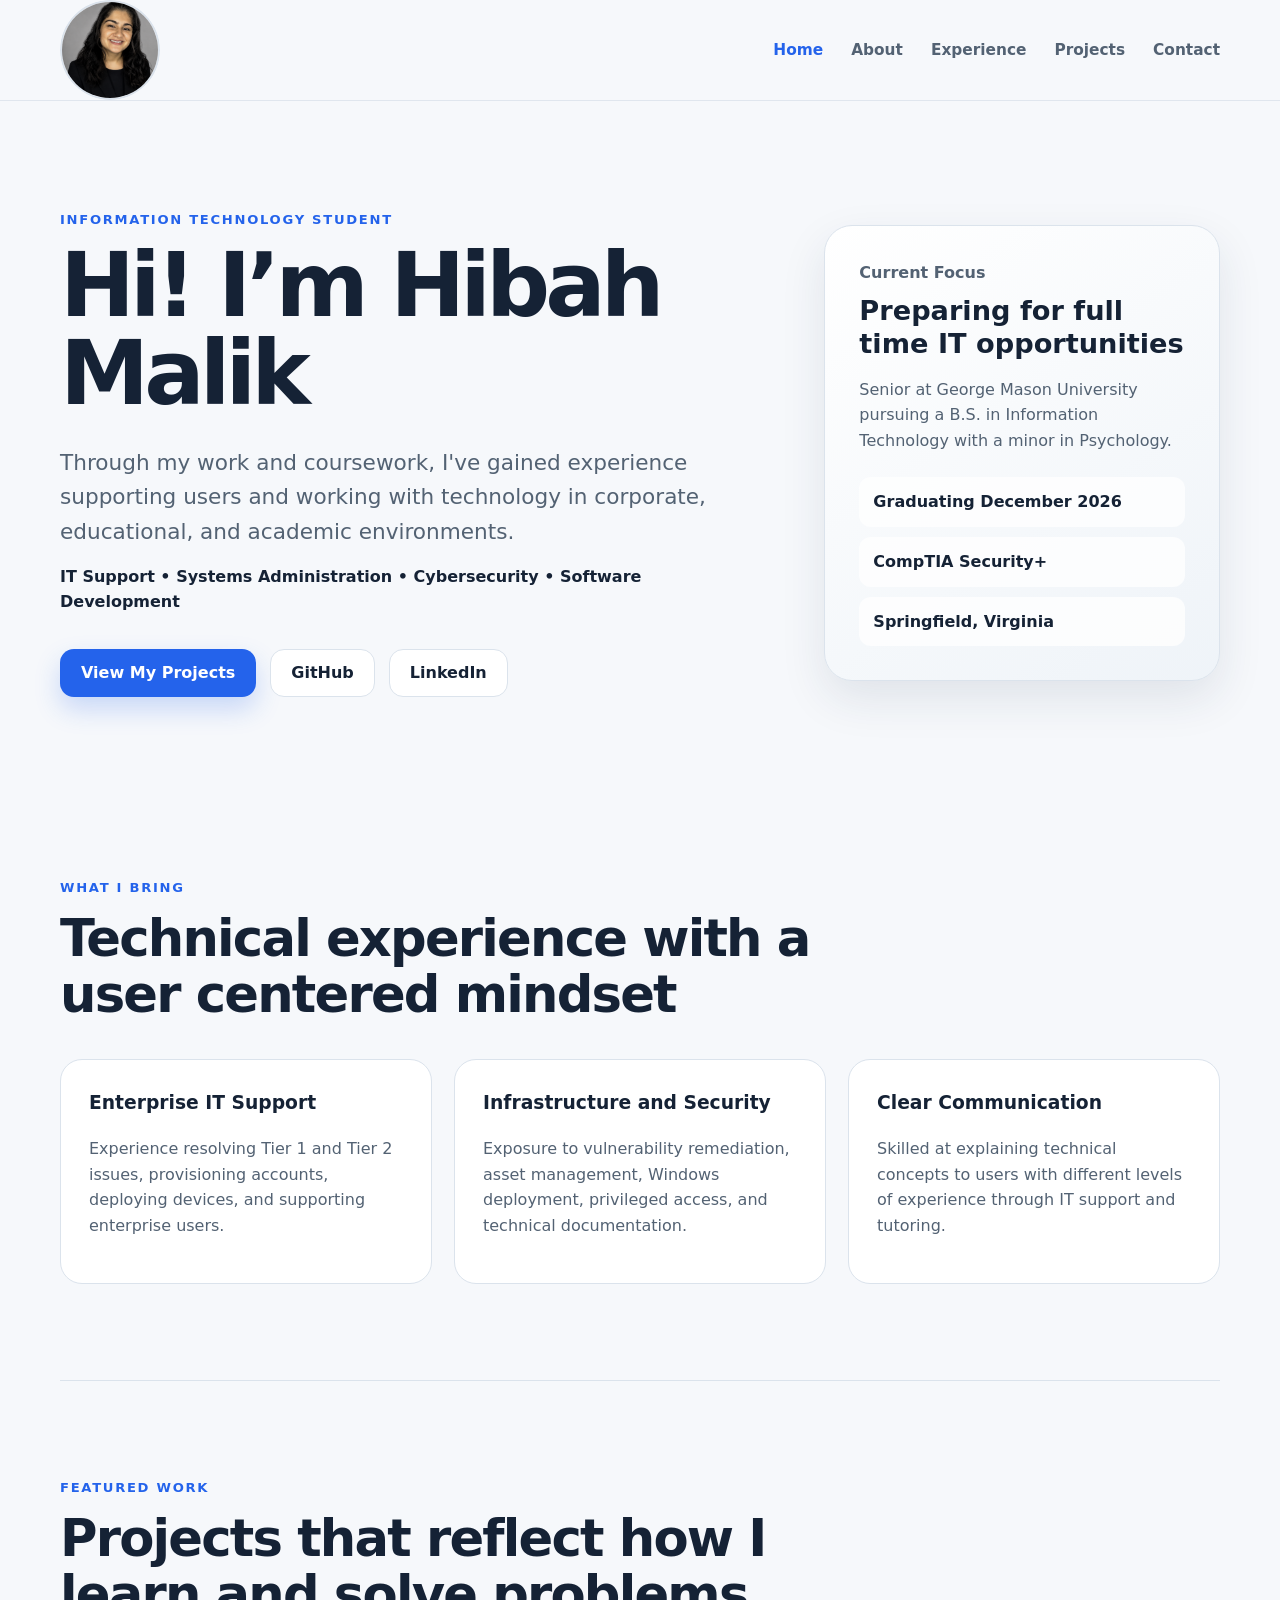
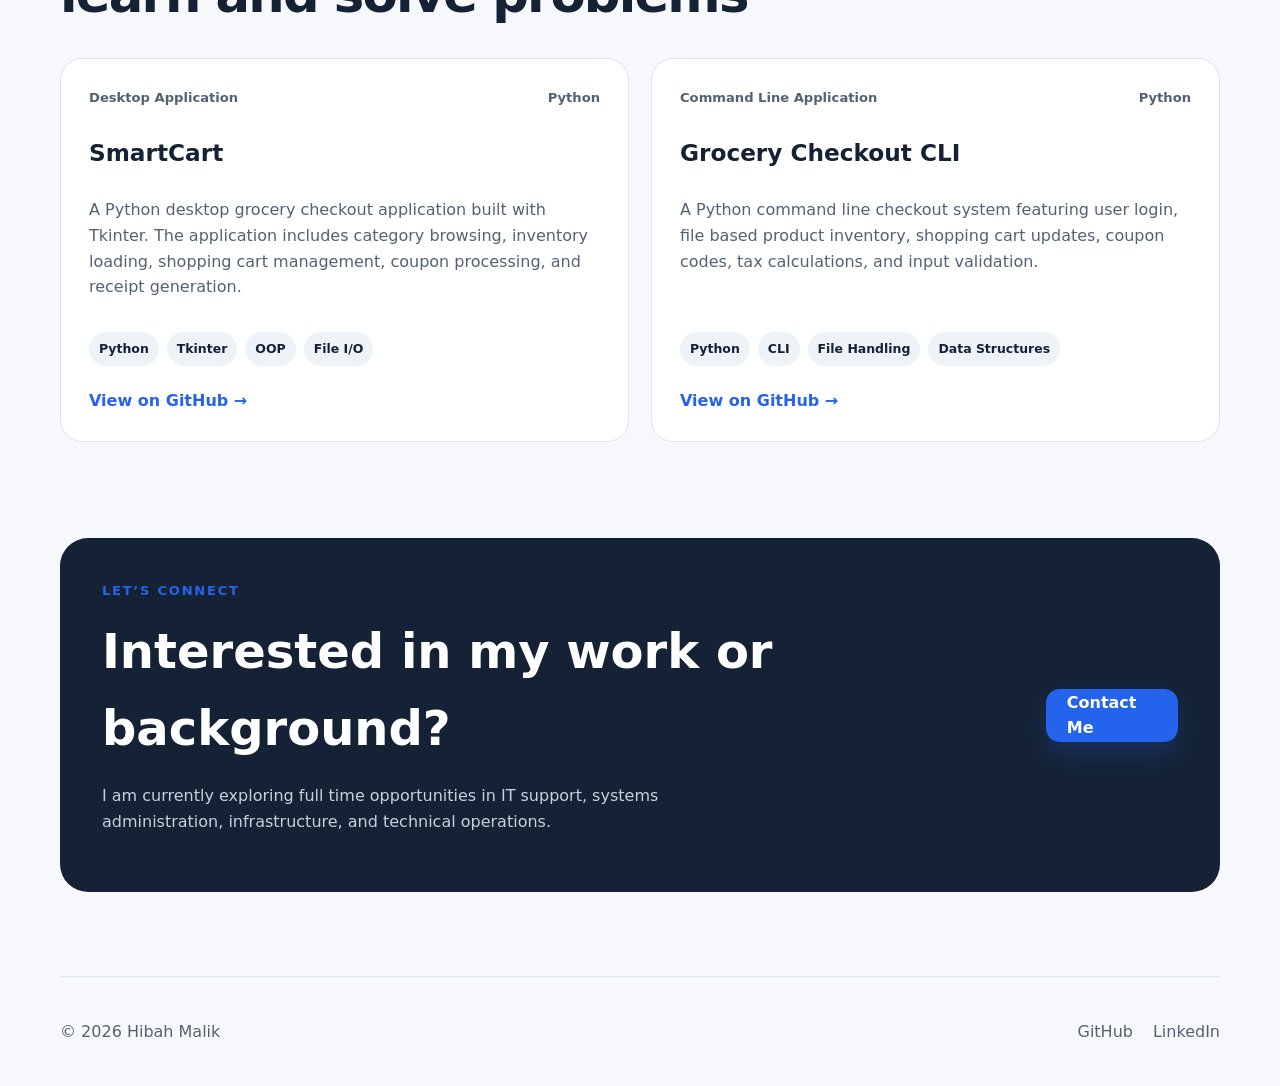
<file: index.html>
<!DOCTYPE html>
<html lang="en">
<head>
  <meta charset="UTF-8">

  <meta
    name="viewport"
    content="width=device-width, initial-scale=1.0"
  >

  <meta
    name="description"
    content="Hibah Malik's information technology portfolio featuring IT support, infrastructure, cybersecurity, and software development projects."
  >

  <title>Hibah Malik | IT Portfolio</title>

  <link
    rel="icon"
    type="image/jpeg"
    href="assets/images/logo.png"
  >

  <link rel="stylesheet" href="style.css?v=2">
</head>

<body>
  <header class="site-header">
    <nav class="navbar">
      <a href="index.html" class="logo">
    <img src="assets/images/logo.png" alt="Hibah Malik logo">
</a>

      <button
        class="menu-toggle"
        type="button"
        aria-label="Open navigation menu"
        aria-expanded="false"
      >
        ☰
      </button>

      <ul class="nav-links">
        <li><a class="active" href="index.html">Home</a></li>
        <li><a href="about.html">About</a></li>
        <li><a href="experience.html">Experience</a></li>
        <li><a href="projects.html">Projects</a></li>
        <li><a href="contact.html">Contact</a></li>
      </ul>
    </nav>
  </header>

  <main>
    <section class="hero">
      <div class="hero-content">
        <p class="eyebrow">Information Technology Student</p>

        <h1>Hi! I’m Hibah Malik</h1>

        <p class="hero-summary">
          Through my work and coursework, I've gained experience supporting users and working with technology in corporate, educational, and academic environments.
        </p>

        <p class="hero-focus">
          IT Support • Systems Administration • Cybersecurity • Software Development
        </p>

        <div class="hero-actions">
          <a class="button primary-button" href="projects.html">
            View My Projects
          </a>

          <a
            class="button secondary-button"
            href="https://github.com/hibah-malik"
            target="_blank"
            rel="noopener noreferrer"
          >
            GitHub
          </a>

          <a
            class="button secondary-button"
            href="https://www.linkedin.com/in/hibahmalik"
            target="_blank"
            rel="noopener noreferrer"
          >
            LinkedIn
          </a>
        </div>
      </div>

      <div class="hero-card">
        <p class="card-label">Current Focus</p>

        <h2>Preparing for full time IT opportunities</h2>

        <p>
          Senior at George Mason University pursuing a B.S. in Information
          Technology with a minor in Psychology.
        </p>

        <div class="quick-details">
          <span>Graduating December 2026</span>
          <span>CompTIA Security+</span>
          <span>Springfield, Virginia</span>
        </div>
      </div>
    </section>

    <section class="section">
      <div class="section-heading">
        <p class="eyebrow">What I Bring</p>
        <h2>Technical experience with a user centered mindset</h2>
      </div>

      <div class="feature-grid">
        <article class="feature-card">
          <h3>Enterprise IT Support</h3>

          <p>
            Experience resolving Tier 1 and Tier 2 issues, provisioning
            accounts, deploying devices, and supporting enterprise users.
          </p>
        </article>

        <article class="feature-card">
          <h3>Infrastructure and Security</h3>

          <p>
            Exposure to vulnerability remediation, asset management, Windows
            deployment, privileged access, and technical documentation.
          </p>
        </article>

        <article class="feature-card">
          <h3>Clear Communication</h3>

          <p>
            Skilled at explaining technical concepts to users with different
            levels of experience through IT support and tutoring.
          </p>
        </article>
      </div>
    </section>

    <section class="section featured-projects-section">
      <div class="section-heading">
        <p class="eyebrow">Featured Work</p>

        <h2>Projects that reflect how I learn and solve problems</h2>
      </div>

      <div class="project-grid">
        <article class="project-card">
          <div class="project-card-header">
            <span class="project-type">Desktop Application</span>
            <span class="project-year">Python</span>
          </div>

          <h3>SmartCart</h3>

          <p>
            A Python desktop grocery checkout application built with Tkinter.
            The application includes category browsing, inventory loading,
            shopping cart management, coupon processing, and receipt generation.
          </p>

          <div class="project-tags">
            <span>Python</span>
            <span>Tkinter</span>
            <span>OOP</span>
            <span>File I/O</span>
          </div>

          <div class="project-links">
            <a
              class="text-link"
              href="https://github.com/hibah-malik/python-grocery-checkout-gui"
              target="_blank"
              rel="noopener noreferrer"
            >
              View on GitHub →
            </a>
          </div>
        </article>

        <article class="project-card">
          <div class="project-card-header">
            <span class="project-type">Command Line Application</span>
            <span class="project-year">Python</span>
          </div>

          <h3>Grocery Checkout CLI</h3>

          <p>
            A Python command line checkout system featuring user login,
            file based product inventory, shopping cart updates, coupon codes,
            tax calculations, and input validation.
          </p>

          <div class="project-tags">
            <span>Python</span>
            <span>CLI</span>
            <span>File Handling</span>
            <span>Data Structures</span>
          </div>

          <div class="project-links">
            <a
              class="text-link"
              href="https://github.com/hibah-malik/python-grocery-checkout"
              target="_blank"
              rel="noopener noreferrer"
            >
              View on GitHub →
            </a>
          </div>
        </article>
      </div>
    </section>

    <section class="section callout-section">
      <div>
        <p class="eyebrow">Let’s Connect</p>

        <h2>Interested in my work or background?</h2>

        <p>
          I am currently exploring full time opportunities in IT support,
          systems administration, infrastructure, and technical operations.
        </p>
      </div>

      <a class="button primary-button" href="contact.html">
        Contact Me
      </a>
    </section>
  </main>

  <footer class="site-footer">
    <p>© <span id="current-year"></span> Hibah Malik</p>

    <div class="footer-links">
      <a
        href="https://github.com/hibah-malik"
        target="_blank"
        rel="noopener noreferrer"
      >
        GitHub
      </a>

      <a
        href="https://www.linkedin.com/in/hibahmalik"
        target="_blank"
        rel="noopener noreferrer"
      >
        LinkedIn
      </a>
    </div>
  </footer>

  <script src="script.js"></script>
</body>
</html>
</file>
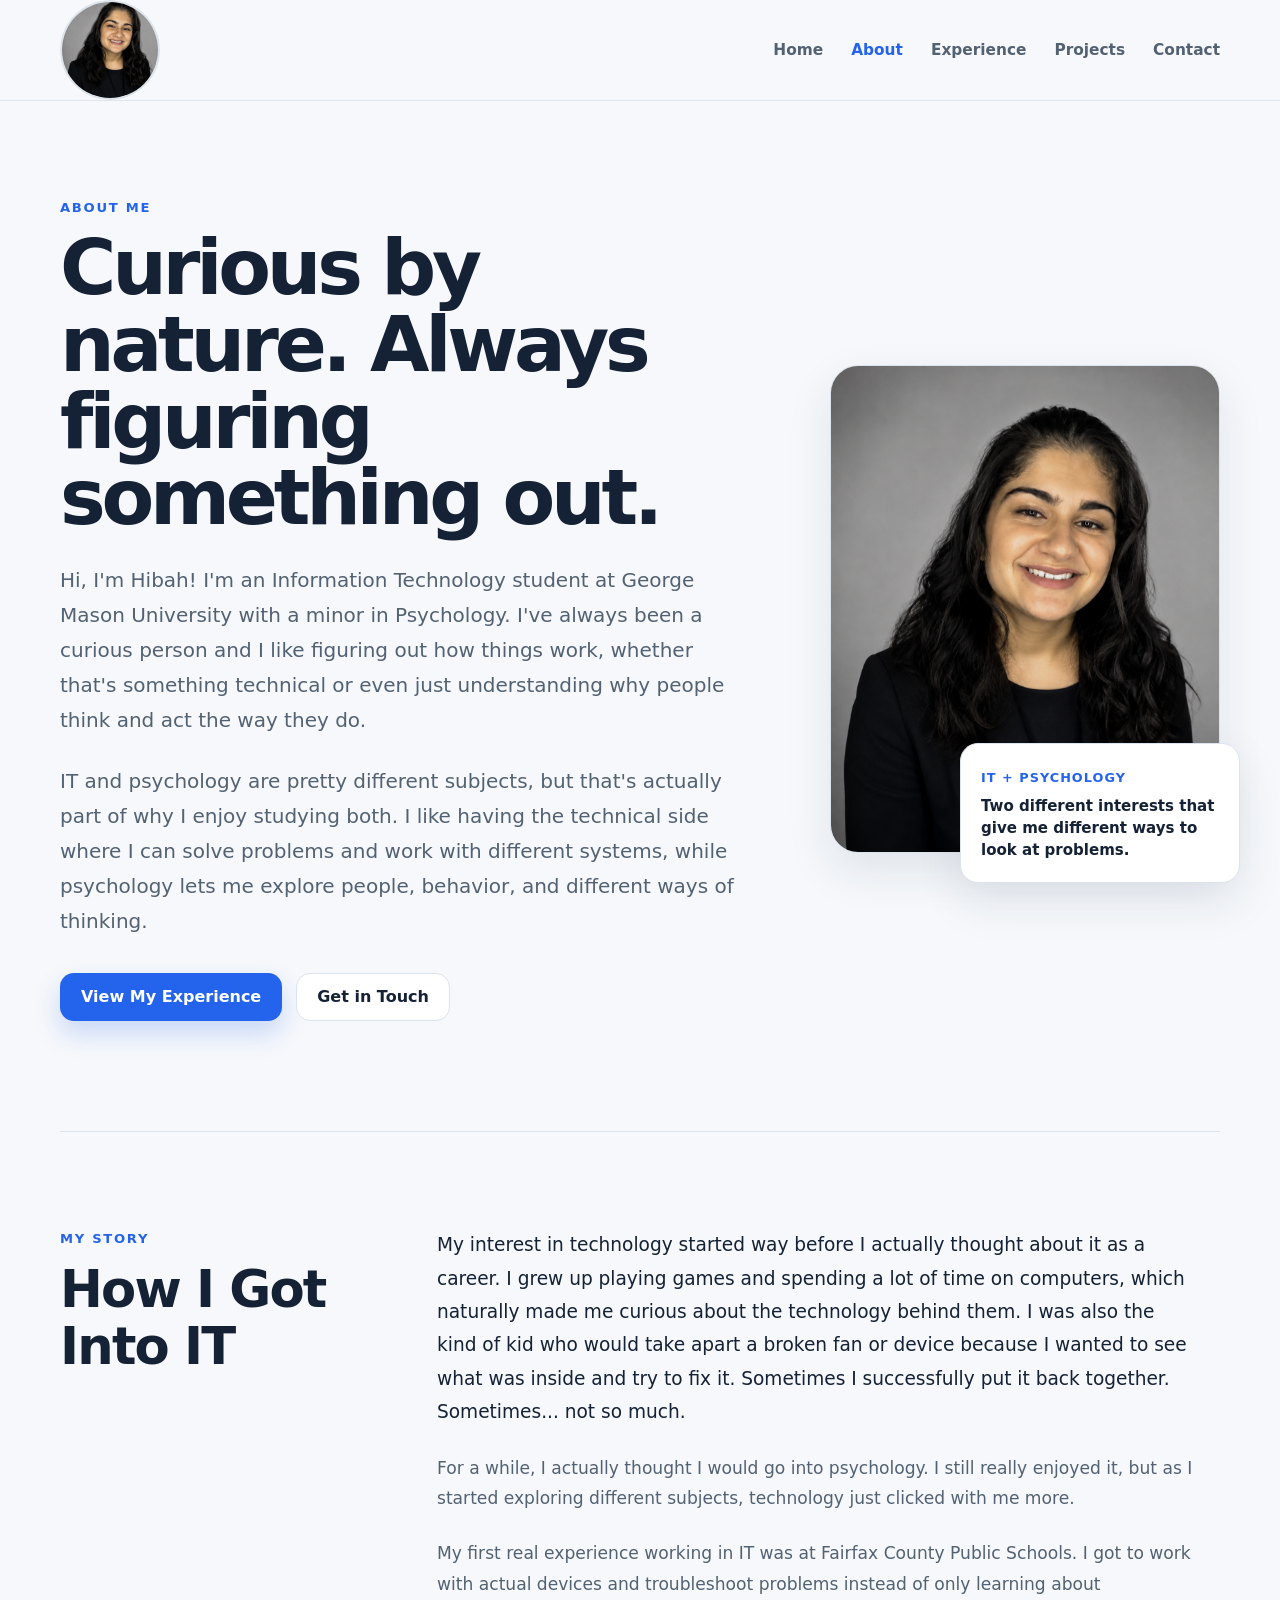
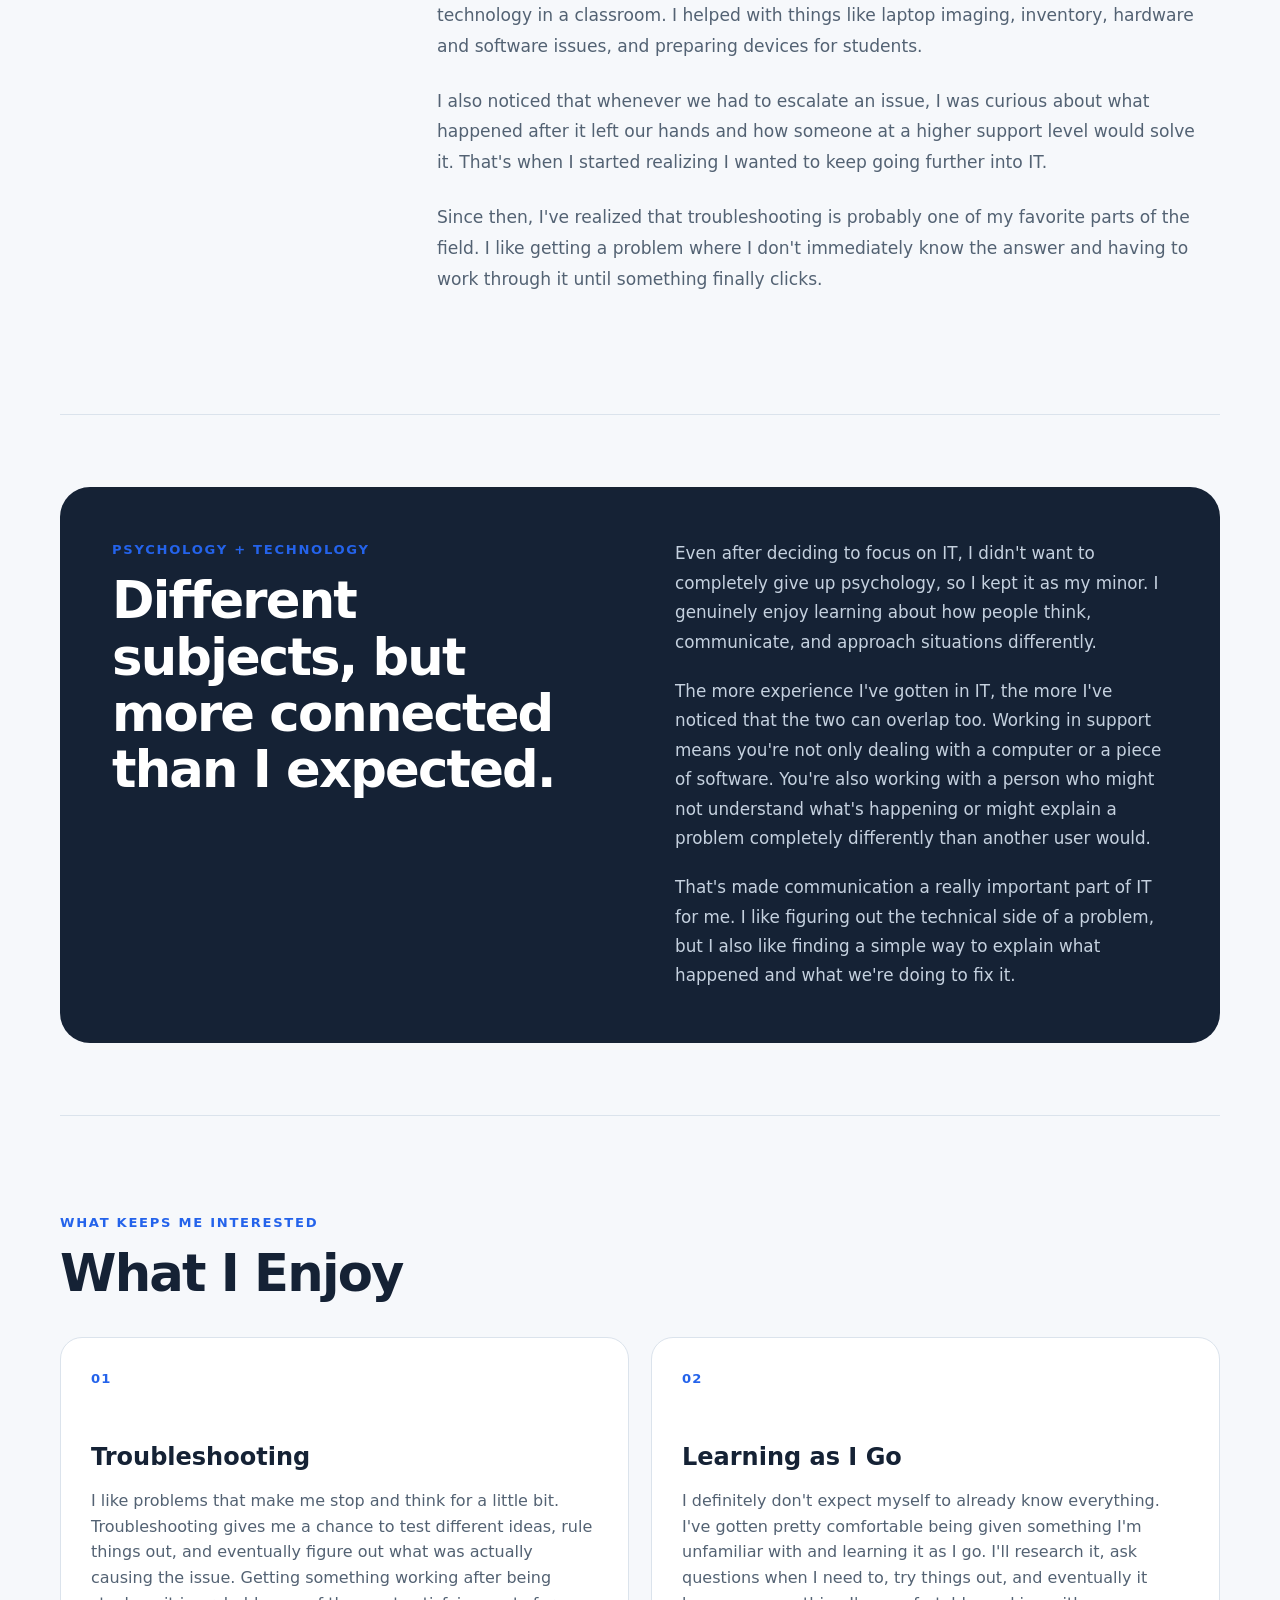
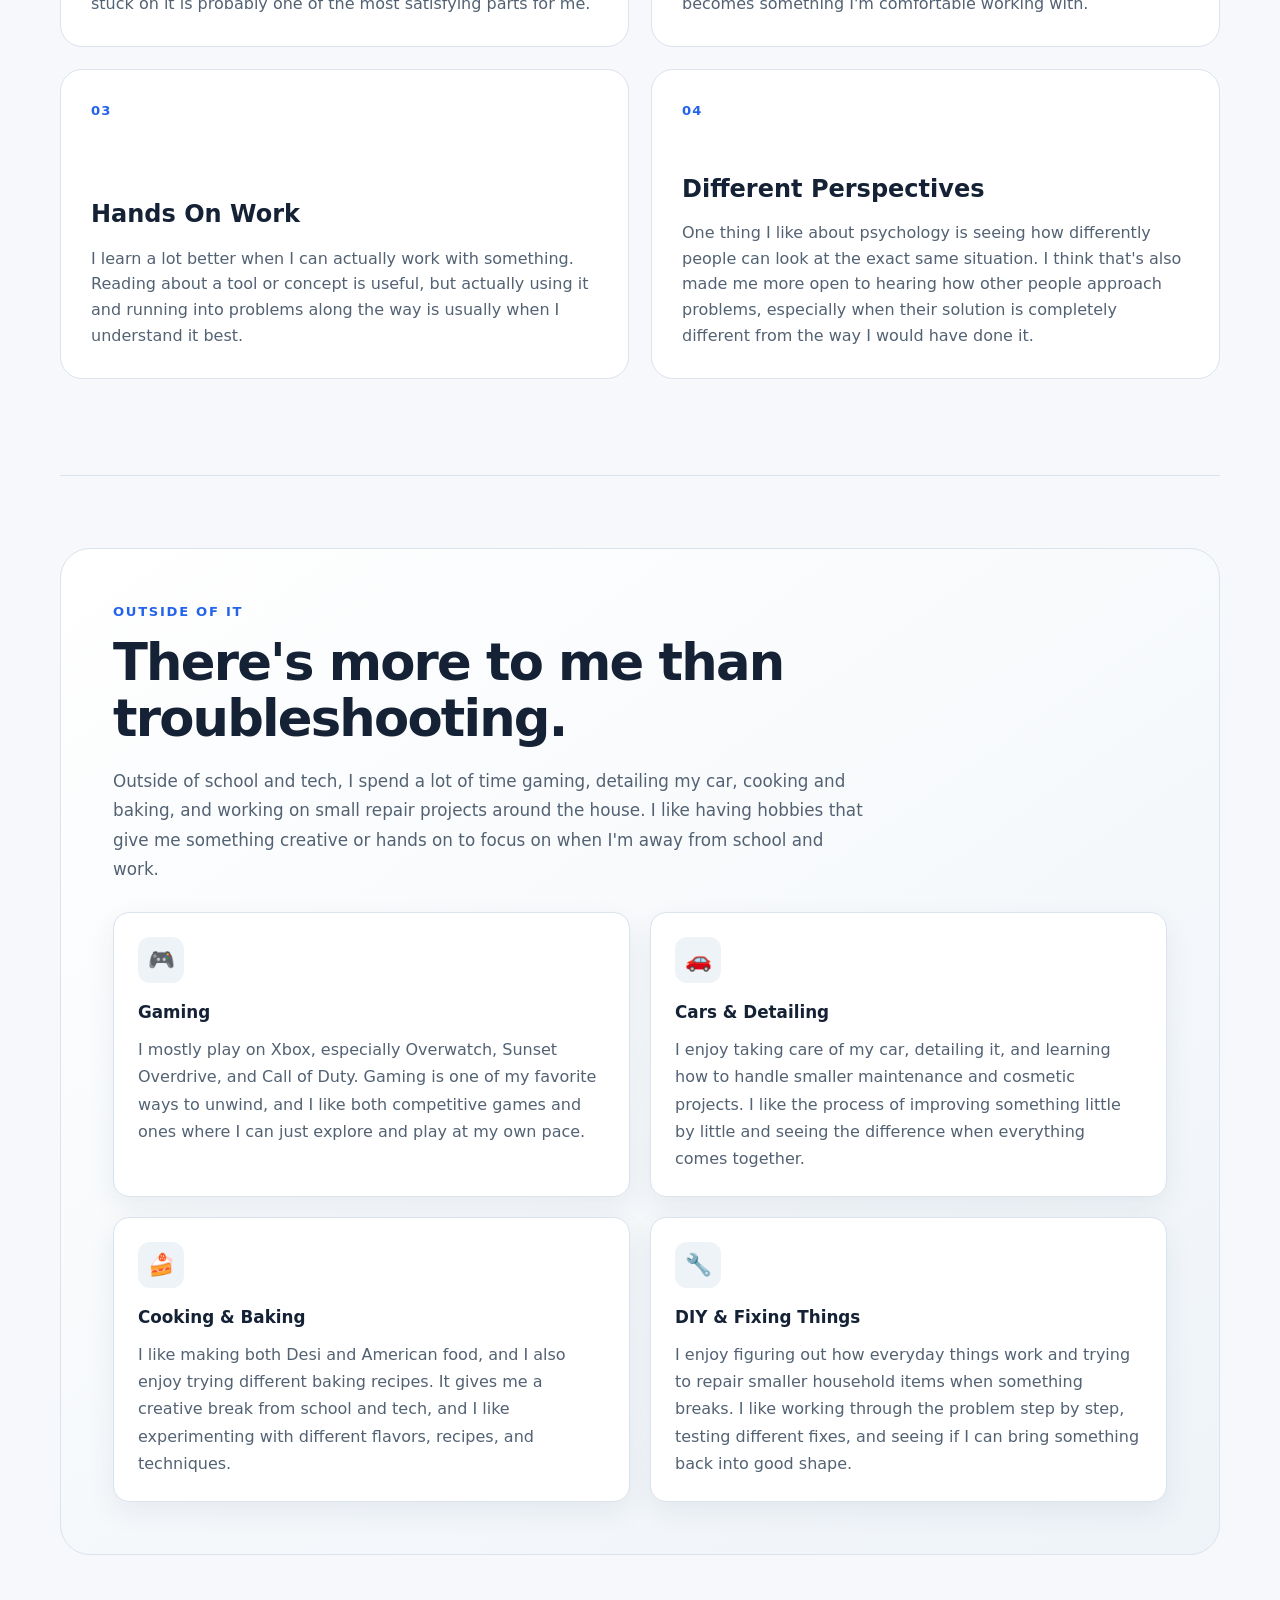
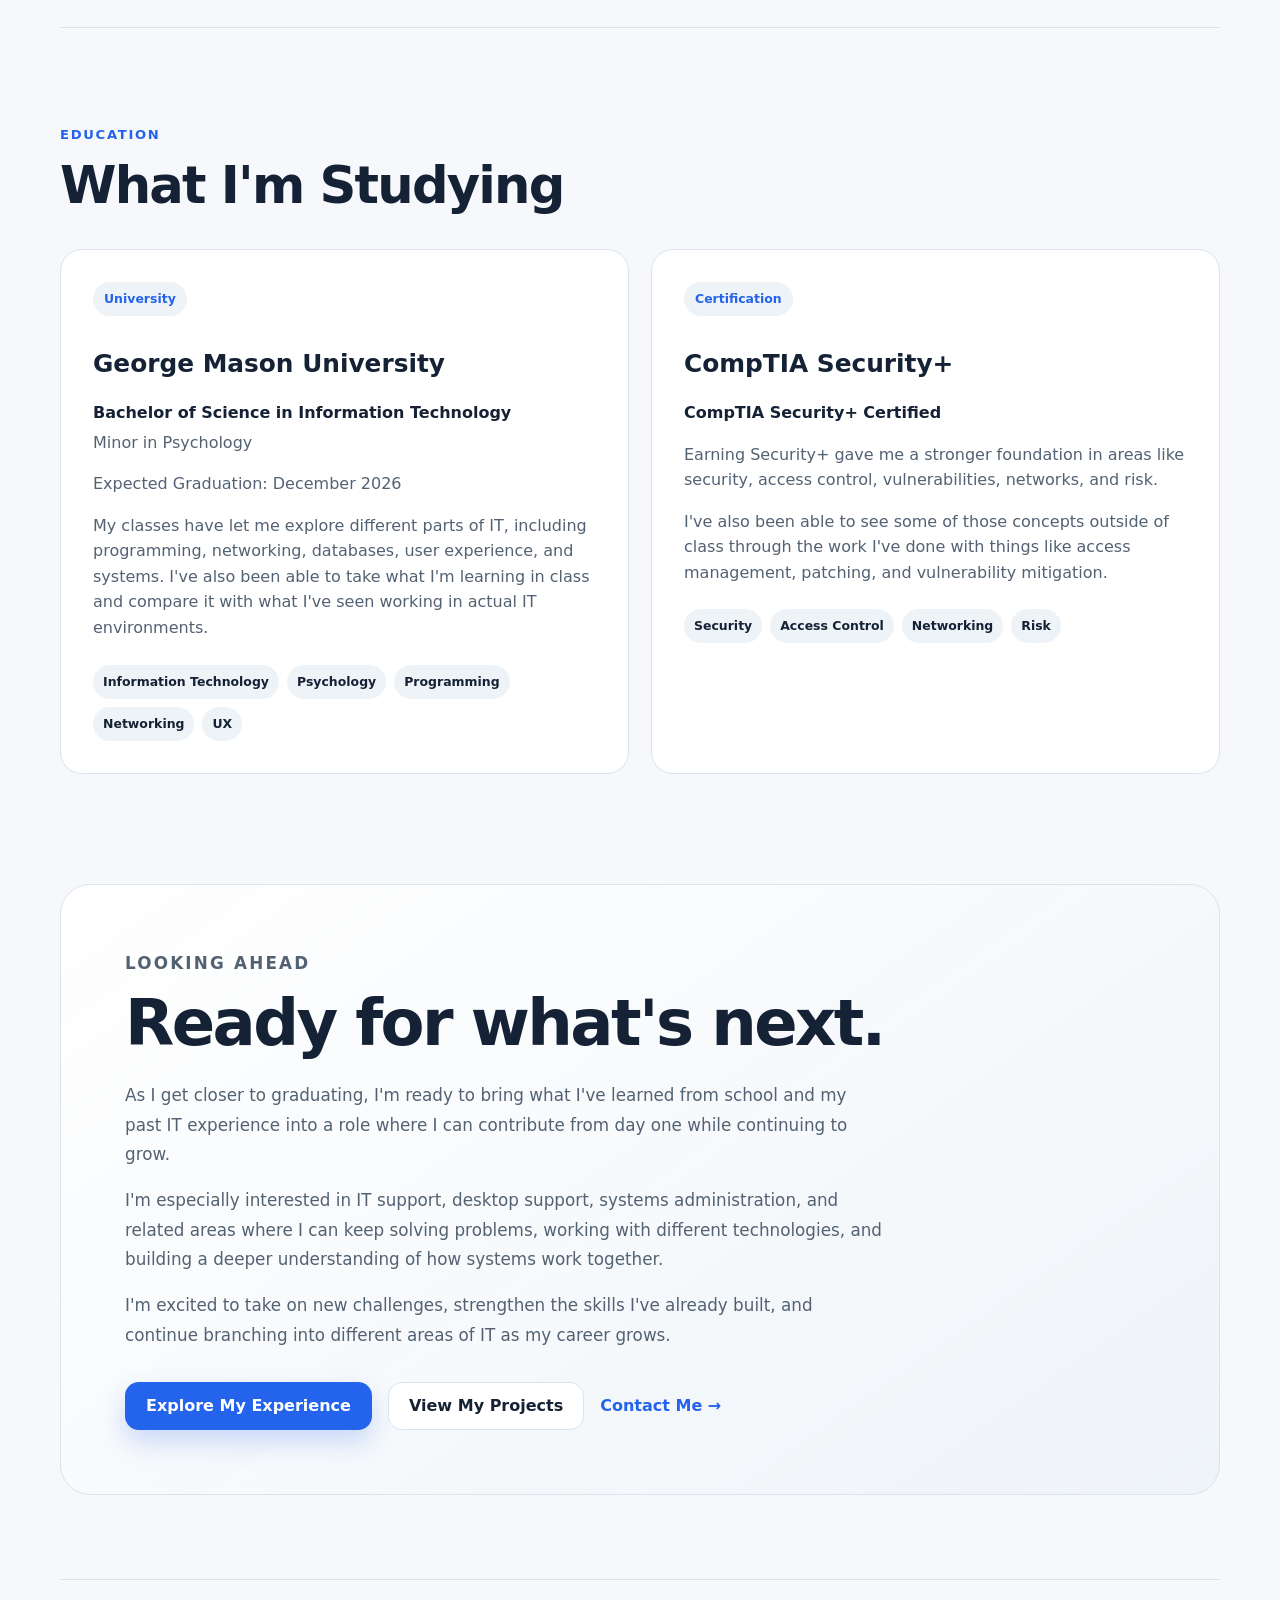
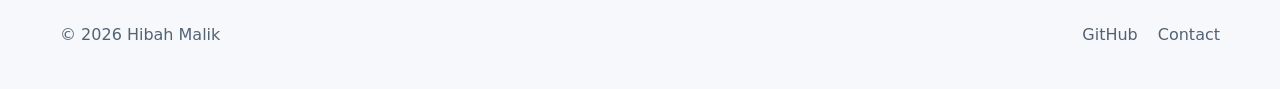
<file: about.html>
<!DOCTYPE html>
<html lang="en">

<head>
    <meta charset="UTF-8">

    <meta
        name="viewport"
        content="width=device-width, initial-scale=1.0"
    >

    <meta
        name="description"
        content="Learn more about Hibah Malik, an Information Technology student at George Mason University with a minor in Psychology."
    >

    <title>About | Hibah Malik</title>

    <link
        rel="icon"
        type="image/jpeg"
        href="assets/images/logo.png"
    >

<link rel="stylesheet" href="style.css">

<body>

    <!-- Navigation -->
    <header class="site-header">

        <nav class="navbar" aria-label="Main navigation">

            <a
                href="index.html"
                class="logo"
                aria-label="Hibah Malik home"
            >
                <img
                    src="assets/images/logo.png"
                    alt="Hibah Malik"
                >
            </a>

            <button
                class="menu-toggle"
                type="button"
                aria-label="Open navigation menu"
                aria-expanded="false"
            >
                ☰
            </button>

            <ul class="nav-links">

                <li>
                    <a href="index.html">
                        Home
                    </a>
                </li>

                <li>
                    <a
                        href="about.html"
                        class="active"
                    >
                        About
                    </a>
                </li>

                <li>
                    <a href="experience.html">
                        Experience
                    </a>
                </li>

                <li>
                    <a href="projects.html">
                        Projects
                    </a>
                </li>

                <li>
                    <a href="contact.html">
                        Contact
                    </a>
                </li>

            </ul>

        </nav>

    </header>


    <main>

        <!-- About Introduction -->
        <section class="about-hero">

            <div class="about-hero-content">

                <p class="eyebrow">
                    About Me
                </p>

                <h1>
                    Curious by nature.
                    Always figuring something out.
                </h1>

                <p class="about-intro">
                    Hi, I'm Hibah! I'm an Information Technology student
                    at George Mason University with a minor in Psychology.
                    I've always been a curious person and I like figuring
                    out how things work, whether that's something technical
                    or even just understanding why people think and act the
                    way they do.
                </p>

                <p class="about-intro">
                    IT and psychology are pretty different subjects, but
                    that's actually part of why I enjoy studying both.
                    I like having the technical side where I can solve
                    problems and work with different systems, while psychology
                    lets me explore people, behavior, and different ways
                    of thinking.
                </p>

                <div class="about-hero-actions">

                    <a
                        class="button primary-button"
                        href="experience.html"
                    >
                        View My Experience
                    </a>

                    <a
                        class="button secondary-button"
                        href="contact.html"
                    >
                        Get in Touch
                    </a>

                </div>

            </div>


            <div class="about-photo-wrapper">

                <img
                    class="about-photo"
                    src="assets/images/logo.png"
                    alt="Hibah Malik"
                >

                <div class="about-photo-note">

                    <span>
                        IT + Psychology
                    </span>

                    <p>
                        Two different interests that give me
                        different ways to look at problems.
                    </p>

                </div>

            </div>

        </section>


        <!-- How I Got Into IT -->
        <section class="about-section about-story-section">

            <div class="about-section-label">

                <p class="eyebrow">
                    My Story
                </p>

                <h2>
                    How I Got Into IT
                </h2>

            </div>


            <div class="about-story">

                <p>
                    My interest in technology started way before I actually
                    thought about it as a career. I grew up playing games
                    and spending a lot of time on computers, which naturally
                    made me curious about the technology behind them. I was
                    also the kind of kid who would take apart a broken fan
                    or device because I wanted to see what was inside and try
                    to fix it. Sometimes I successfully put it back together.
                    Sometimes... not so much.
                </p>

                <p>
                    For a while, I actually thought I would go into psychology.
                    I still really enjoyed it, but as I started exploring
                    different subjects, technology just clicked with me more.
                </p>

                <p>
                    My first real experience working in IT was at Fairfax
                    County Public Schools. I got to work with actual devices
                    and troubleshoot problems instead of only learning about
                    technology in a classroom. I helped with things like
                    laptop imaging, inventory, hardware and software issues,
                    and preparing devices for students.
                </p>

                <p>
                    I also noticed that whenever we had to escalate an issue,
                    I was curious about what happened after it left our hands
                    and how someone at a higher support level would solve it.
                    That's when I started realizing I wanted to keep going
                    further into IT.
                </p>

                <p>
                    Since then, I've realized that troubleshooting is probably
                    one of my favorite parts of the field. I like getting a
                    problem where I don't immediately know the answer and
                    having to work through it until something finally clicks.
                </p>

            </div>

        </section>


        <!-- Psychology and Technology -->
        <section class="about-section people-tech-section">

            <div class="people-tech-card">

                <div class="people-tech-heading">

                    <p class="eyebrow">
                        Psychology + Technology
                    </p>

                    <h2>
                        Different subjects,
                        but more connected than I expected.
                    </h2>

                </div>


                <div class="people-tech-content">

                    <p>
                        Even after deciding to focus on IT, I didn't want
                        to completely give up psychology, so I kept it as
                        my minor. I genuinely enjoy learning about how
                        people think, communicate, and approach situations
                        differently.
                    </p>

                    <p>
                        The more experience I've gotten in IT, the more I've
                        noticed that the two can overlap too. Working in
                        support means you're not only dealing with a computer
                        or a piece of software. You're also working with a
                        person who might not understand what's happening or
                        might explain a problem completely differently than
                        another user would.
                    </p>

                    <p>
                        That's made communication a really important part of
                        IT for me. I like figuring out the technical side of
                        a problem, but I also like finding a simple way to
                        explain what happened and what we're doing to fix it.
                    </p>

                </div>

            </div>

        </section>


        <!-- What I Enjoy -->
        <section class="about-section">

            <div class="section-heading">

                <p class="eyebrow">
                    What Keeps Me Interested
                </p>

                <h2>
                    What I Enjoy
                </h2>

            </div>


            <div class="about-interest-grid">

                <!-- Troubleshooting -->
                <article class="about-interest-card">

                    <span class="interest-number">
                        01
                    </span>

                    <h3>
                        Troubleshooting
                    </h3>

                    <p>
                        I like problems that make me stop and think for a
                        little bit. Troubleshooting gives me a chance to
                        test different ideas, rule things out, and eventually
                        figure out what was actually causing the issue.
                        Getting something working after being stuck on it
                        is probably one of the most satisfying parts for me.
                    </p>

                </article>


                <!-- Learning -->
                <article class="about-interest-card">

                    <span class="interest-number">
                        02
                    </span>

                    <h3>
                        Learning as I Go
                    </h3>

                    <p>
                        I definitely don't expect myself to already know
                        everything. I've gotten pretty comfortable being
                        given something I'm unfamiliar with and learning it
                        as I go. I'll research it, ask questions when I need
                        to, try things out, and eventually it becomes
                        something I'm comfortable working with.
                    </p>

                </article>


                <!-- Hands On Work -->
                <article class="about-interest-card">

                    <span class="interest-number">
                        03
                    </span>

                    <h3>
                        Hands On Work
                    </h3>

                    <p>
                        I learn a lot better when I can actually work with
                        something. Reading about a tool or concept is useful,
                        but actually using it and running into problems along
                        the way is usually when I understand it best.
                    </p>

                </article>


                <!-- Perspectives -->
                <article class="about-interest-card">

                    <span class="interest-number">
                        04
                    </span>

                    <h3>
                        Different Perspectives
                    </h3>

                    <p>
                        One thing I like about psychology is seeing how
                        differently people can look at the exact same
                        situation. I think that's also made me more open
                        to hearing how other people approach problems,
                        especially when their solution is completely
                        different from the way I would have done it.
                    </p>

                </article>

            </div>

        </section>


        <!-- Outside of IT -->
        <section class="about-section outside-section">

            <div class="outside-card">

                <div>

                    <p class="eyebrow">
                        Outside of IT
                    </p>

                    <h2>
                        There's more to me than troubleshooting.
                    </h2>

                </div>


                <div class="outside-content">

                    <p>
                        Outside of school and tech, I spend a lot of time gaming,
                        detailing my car, cooking and baking, and working on small
                        repair projects around the house. I like having hobbies that
                        give me something creative or hands on to focus on when I'm
                        away from school and work.
                    </p>

                </div>


                <div class="outside-interest-grid">

                    <article class="outside-interest-card">

                        <span class="outside-interest-icon" aria-hidden="true">
                            🎮
                        </span>

                        <h3>
                            Gaming
                        </h3>

                        <p>
                            I mostly play on Xbox, especially Overwatch, Sunset
                            Overdrive, and Call of Duty. Gaming is one of my favorite
                            ways to unwind, and I like both competitive games and ones
                            where I can just explore and play at my own pace.
                        </p>

                    </article>


                    <article class="outside-interest-card">

                        <span class="outside-interest-icon" aria-hidden="true">
                            🚗
                        </span>

                        <h3>
                            Cars &amp; Detailing
                        </h3>

                        <p>
                            I enjoy taking care of my car, detailing it, and learning
                            how to handle smaller maintenance and cosmetic projects.
                            I like the process of improving something little by little
                            and seeing the difference when everything comes together.
                        </p>

                    </article>


                    <article class="outside-interest-card">

                        <span class="outside-interest-icon" aria-hidden="true">
                            🍰
                        </span>

                        <h3>
                            Cooking &amp; Baking
                        </h3>

                        <p>
                            I like making both Desi and American food, and I also
                            enjoy trying different baking recipes. It gives me a
                            creative break from school and tech, and I like
                            experimenting with different flavors, recipes, and
                            techniques.
                        </p>

                    </article>


                    <article class="outside-interest-card">

                        <span class="outside-interest-icon" aria-hidden="true">
                            🔧
                        </span>

                        <h3>
                            DIY &amp; Fixing Things
                        </h3>

                        <p>
                            I enjoy figuring out how everyday things work and trying
                            to repair smaller household items when something breaks.
                            I like working through the problem step by step, testing
                            different fixes, and seeing if I can bring something back
                            into good shape.
                        </p>

                    </article>

                </div>

            </div>

        </section>


        <!-- Education -->
        <section class="about-section education-section">

            <div class="section-heading">

                <p class="eyebrow">
                    Education
                </p>

                <h2>
                    What I'm Studying
                </h2>

            </div>


            <div class="education-grid">

                <!-- GMU -->
                <article class="education-card">

                    <div class="education-card-top">

                        <span class="education-type">
                            University
                        </span>

                    </div>

                    <h3>
                        George Mason University
                    </h3>

                    <p class="education-degree">
                        Bachelor of Science in Information Technology
                    </p>

                    <p class="education-minor">
                        Minor in Psychology
                    </p>

                    <p>
                        Expected Graduation: December 2026
                    </p>

                    <p>
                        My classes have let me explore different parts of IT,
                        including programming, networking, databases, user
                        experience, and systems. I've also been able to take
                        what I'm learning in class and compare it with what
                        I've seen working in actual IT environments.
                    </p>

                    <div class="education-details">

                        <span>
                            Information Technology
                        </span>

                        <span>
                            Psychology
                        </span>

                        <span>
                            Programming
                        </span>

                        <span>
                            Networking
                        </span>

                        <span>
                            UX
                        </span>

                    </div>

                </article>


                <!-- Security+ -->
                <article class="education-card">

                    <div class="education-card-top">

                        <span class="education-type">
                            Certification
                        </span>

                    </div>

                    <h3>
                        CompTIA Security+
                    </h3>

                    <p class="education-degree">
                        CompTIA Security+ Certified
                    </p>

                    <p>
                        Earning Security+ gave me a stronger foundation in
                        areas like security, access control, vulnerabilities,
                        networks, and risk.
                    </p>

                    <p>
                        I've also been able to see some of those concepts
                        outside of class through the work I've done with
                        things like access management, patching, and
                        vulnerability mitigation.
                    </p>

                    <div class="education-details">

                        <span>
                            Security
                        </span>

                        <span>
                            Access Control
                        </span>

                        <span>
                            Networking
                        </span>

                        <span>
                            Risk
                        </span>

                    </div>

                </article>

            </div>

        </section>


        <!-- Looking Ahead -->
        <section class="about-future-section">

            <div class="about-future-content">

                <p class="eyebrow">
                    Looking Ahead
                </p>

                <h2>
                    Ready for what's next.
                </h2>

                <p>
                    As I get closer to graduating, I'm ready to bring what
                    I've learned from school and my past IT experience into
                    a role where I can contribute from day one while
                    continuing to grow.
                </p>

                <p>
                    I'm especially interested in IT support, desktop support,
                    systems administration, and related areas where I can
                    keep solving problems, working with different technologies,
                    and building a deeper understanding of how systems work
                    together.
                </p>

                <p>
                    I'm excited to take on new challenges, strengthen the
                    skills I've already built, and continue branching into
                    different areas of IT as my career grows.
                </p>


                <div class="about-future-actions">

                    <a
                        class="button primary-button"
                        href="experience.html"
                    >
                        Explore My Experience
                    </a>

                    <a
                        class="button secondary-button"
                        href="projects.html"
                    >
                        View My Projects
                    </a>

                    <a
                        class="text-link"
                        href="contact.html"
                    >
                        Contact Me →
                    </a>

                </div>

            </div>

        </section>

    </main>


    <!-- Footer -->
    <footer class="site-footer">

        <p>
            © <span id="current-year"></span> Hibah Malik
        </p>

        <div class="footer-links">

            <a
                href="https://github.com/hibah-malik"
                target="_blank"
                rel="noopener noreferrer"
            >
                GitHub
            </a>

            <a href="contact.html">
                Contact
            </a>

        </div>

    </footer>


    <script src="script.js"></script>

</body>

</html>
</file>
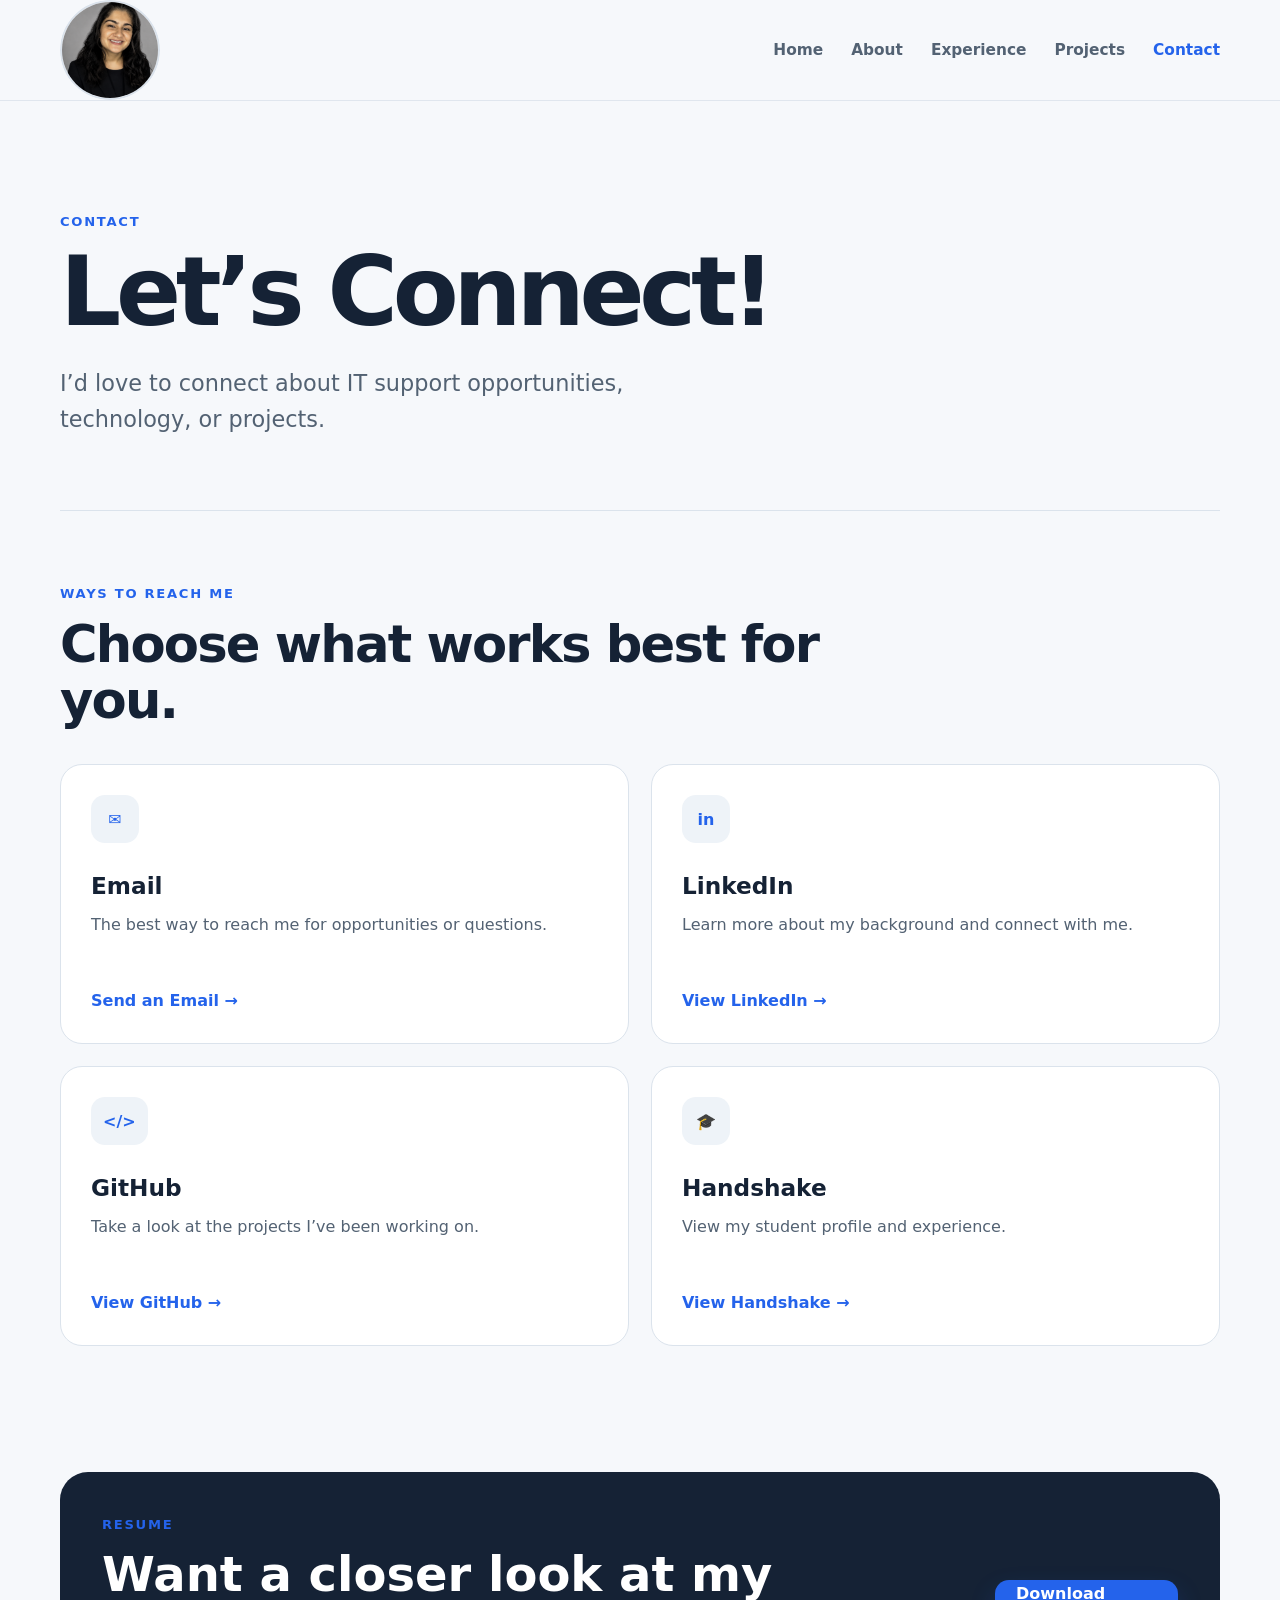
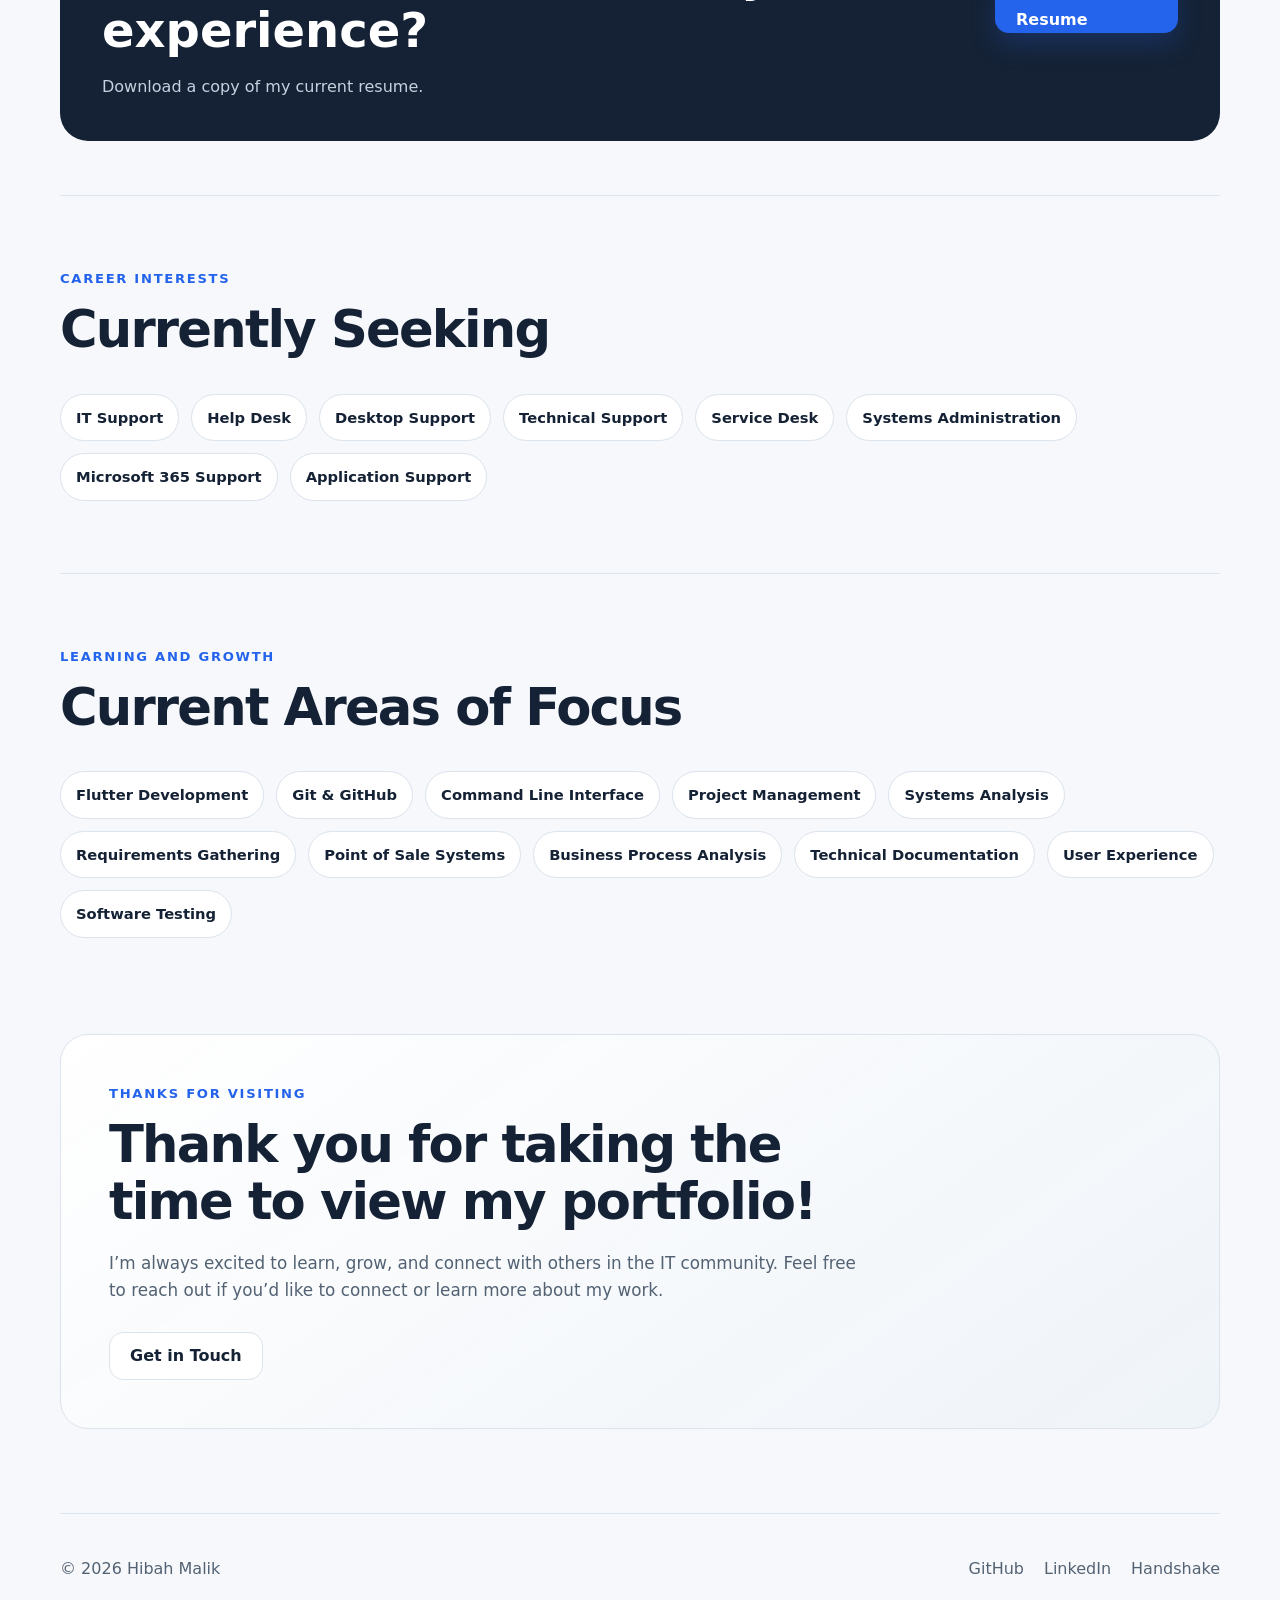
<file: contact.html>
<!DOCTYPE html>
<html lang="en">
<head>
    <meta charset="UTF-8">

    <meta
        name="viewport"
        content="width=device-width, initial-scale=1.0"
    >

    <meta
        name="description"
        content="Contact Hibah Malik about IT support opportunities, projects, and professional connections."
    >

    <title>Contact | Hibah Malik</title>

    <link
        rel="icon"
        type="image/jpeg"
        href="assets/images/logo.png"
    >

    <link rel="stylesheet" href="style.css">
</head>

<body>

    <header class="site-header">
        <nav class="navbar" aria-label="Main navigation">

      <a href="index.html" class="logo">
    <img src="assets/images/logo.png" alt="Hibah Malik logo">
</a>

            <button
                class="menu-toggle"
                type="button"
                aria-label="Open navigation menu"
                aria-expanded="false"
            >
                ☰
            </button>

            <ul class="nav-links">
                <li>
                    <a href="index.html">Home</a>
                </li>

                <li>
                    <a href="about.html">About</a>
                </li>

                <li>
                    <a href="experience.html">Experience</a>
                </li>

                <li>
                    <a href="projects.html">Projects</a>
                </li>

                <li>
                    <a href="contact.html" class="active">Contact</a>
                </li>
            </ul>

        </nav>
    </header>

    <main>

        <section class="contact-hero">
            <p class="eyebrow">Contact</p>

            <h1>Let’s Connect!</h1>

            <p class="contact-intro">
                I’d love to connect about IT support opportunities,
                technology, or projects.
            </p>
        </section>

        <section
            class="contact-section"
            aria-labelledby="contact-options-heading"
        >
            <div class="section-heading">
                <p class="eyebrow">Ways to Reach Me</p>

                <h2 id="contact-options-heading">
                    Choose what works best for you.
                </h2>
            </div>

            <div class="contact-grid">

                <article class="contact-card">
                    <div class="contact-icon" aria-hidden="true">✉</div>

                    <h3>Email</h3>

                    <p>
                        The best way to reach me for opportunities
                        or questions.
                    </p>

                    <a
                        class="text-link"
                        href="mailto:hmalik22@gmu.edu"
                    >
                        Send an Email →
                    </a>
                </article>

                <article class="contact-card">
                    <div class="contact-icon" aria-hidden="true">in</div>

                    <h3>LinkedIn</h3>

                    <p>
                        Learn more about my background and connect
                        with me.
                    </p>

                    <a
                        class="text-link"
                        href="https://www.linkedin.com/in/hibahmalik"
                        target="_blank"
                        rel="noopener noreferrer"
                    >
                        View LinkedIn →
                    </a>
                </article>

                <article class="contact-card">
                    <div class="contact-icon" aria-hidden="true">&lt;/&gt;</div>

                    <h3>GitHub</h3>

                    <p>
                        Take a look at the projects I’ve been working on.
                    </p>

                    <a
                        class="text-link"
                        href="https://github.com/hibah-malik"
                        target="_blank"
                        rel="noopener noreferrer"
                    >
                        View GitHub →
                    </a>
                </article>

                <article class="contact-card">
                    <div class="contact-icon" aria-hidden="true">🎓</div>

                    <h3>Handshake</h3>

                    <p>
                        View my student profile and experience.
                    </p>

                    <a
                        class="text-link"
                        href="https://app.joinhandshake.com/profiles/hibahmalik"
                        target="_blank"
                        rel="noopener noreferrer"
                    >
                        View Handshake →
                    </a>
                </article>

            </div>
        </section>

        <section class="resume-callout">
            <div>
                <p class="eyebrow">Resume</p>

                <h2>Want a closer look at my experience?</h2>

                <p>
                    Download a copy of my current resume.
                </p>
            </div>

            <a
                class="button primary-button"
                href="assets/resume/Hibah_Malik_Resume.pdf"
                download
            >
                Download Resume
            </a>
        </section>

        <section
            class="contact-section"
            aria-labelledby="seeking-heading"
        >
            <div class="section-heading">
                <p class="eyebrow">Career Interests</p>

                <h2 id="seeking-heading">Currently Seeking</h2>
            </div>

            <div class="tag-list">
                <span>IT Support</span>
                <span>Help Desk</span>
                <span>Desktop Support</span>
                <span>Technical Support</span>
                <span>Service Desk</span>
                <span>Systems Administration</span>
                <span>Microsoft 365 Support</span>
                <span>Application Support</span>
            </div>
        </section>

        <section
            class="contact-section focus-section"
            aria-labelledby="focus-heading"
        >
            <div class="section-heading">
                <p class="eyebrow">Learning and Growth</p>

                <h2 id="focus-heading">Current Areas of Focus</h2>
            </div>

            <div class="tag-list">
                <span>Flutter Development</span>
                <span>Git &amp; GitHub</span>
                <span>Command Line Interface</span>
                <span>Project Management</span>
                <span>Systems Analysis</span>
                <span>Requirements Gathering</span>
                <span>Point of Sale Systems</span>
                <span>Business Process Analysis</span>
                <span>Technical Documentation</span>
                <span>User Experience</span>
                <span>Software Testing</span>
            </div>
        </section>

        <section class="contact-thank-you">
            <p class="eyebrow">Thanks for Visiting</p>

            <h2>Thank you for taking the time to view my portfolio!</h2>

            <p>
                I’m always excited to learn, grow, and connect with
                others in the IT community. Feel free to reach out
                if you’d like to connect or learn more about my work.
            </p>

            <a
                class="button secondary-button"
                href="mailto:hmalik22@gmu.edu"
            >
                Get in Touch
            </a>
        </section>

    </main>

    <footer class="site-footer">
        <p>
            © <span id="current-year"></span> Hibah Malik
        </p>

        <div class="footer-links">
            <a
                href="https://github.com/hibah-malik"
                target="_blank"
                rel="noopener noreferrer"
            >
                GitHub
            </a>

            <a
                href="https://www.linkedin.com/in/hibahmalik"
                target="_blank"
                rel="noopener noreferrer"
            >
                LinkedIn
            </a>

            <a
                href="https://app.joinhandshake.com/profiles/hibahmalik"
                target="_blank"
                rel="noopener noreferrer"
            >
                Handshake
            </a>
        </div>
    </footer>

    <script src="script.js"></script>

</body>
</html>
</file>
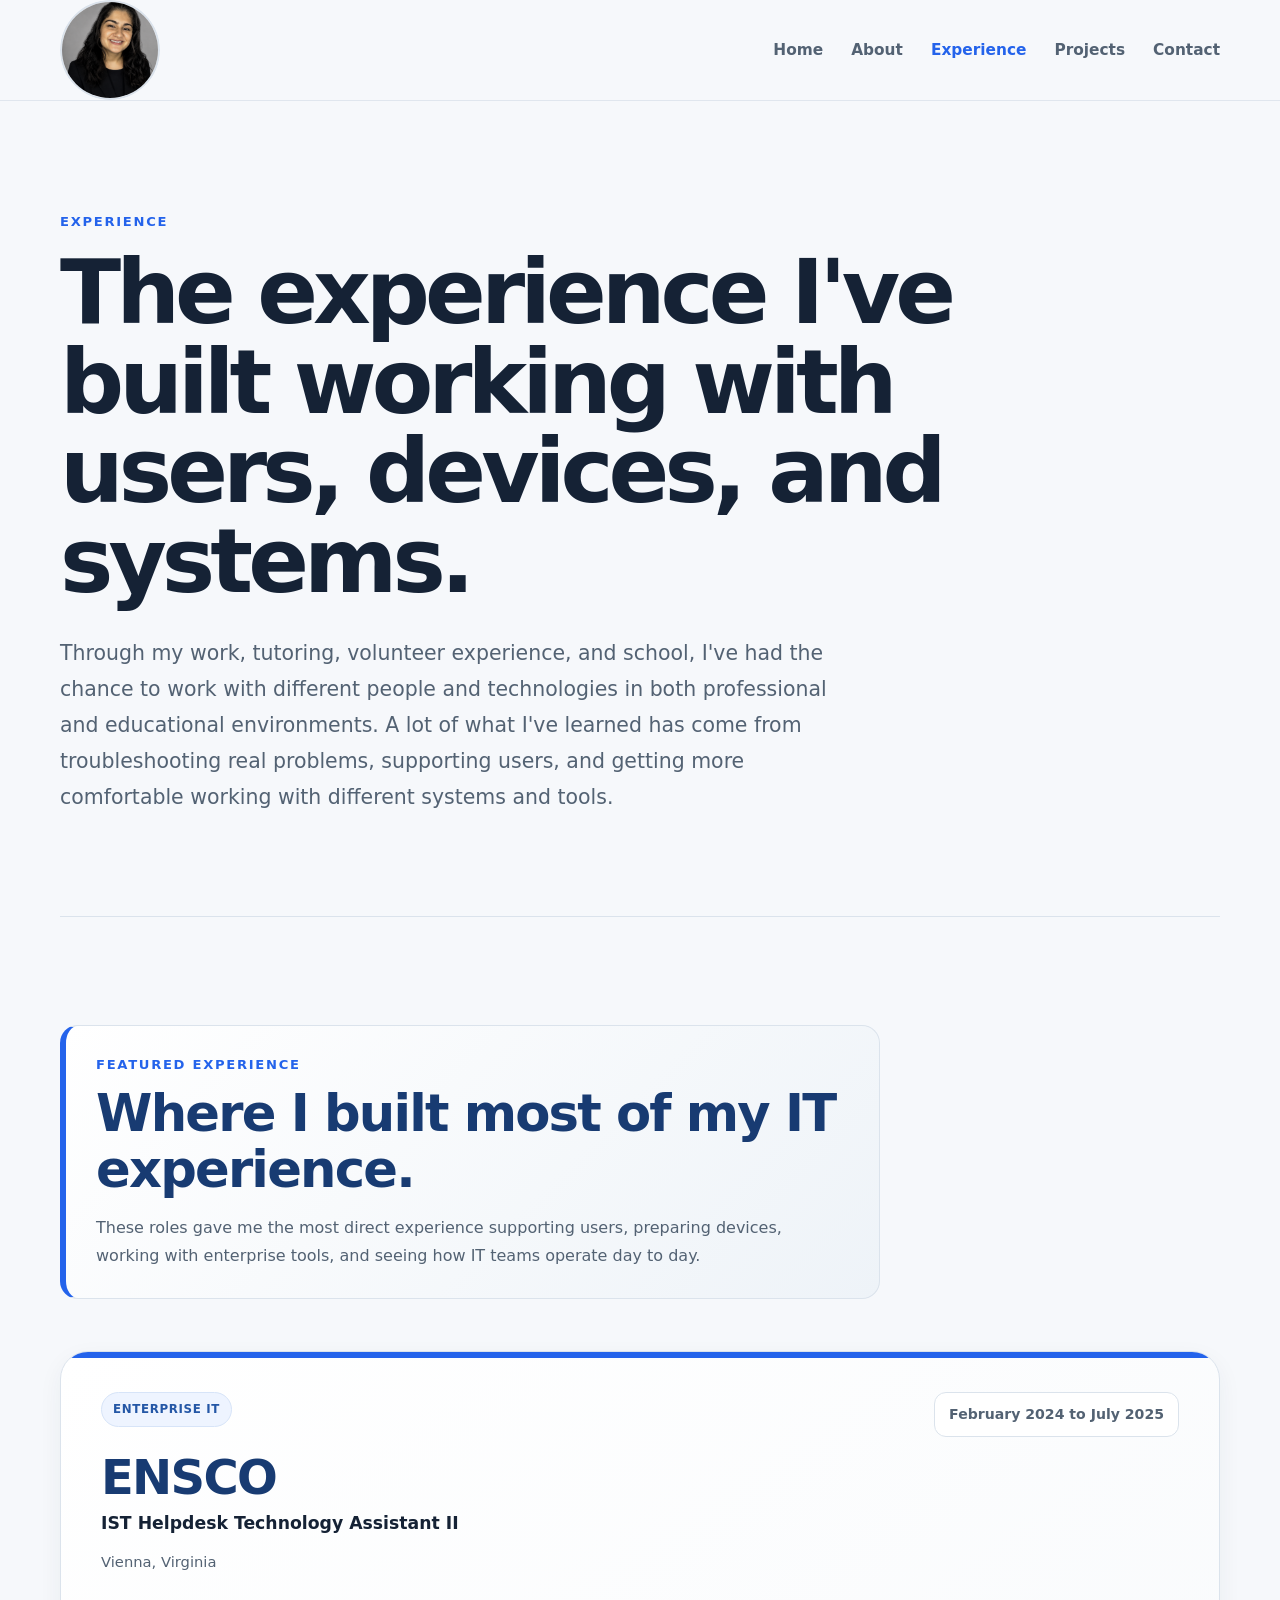
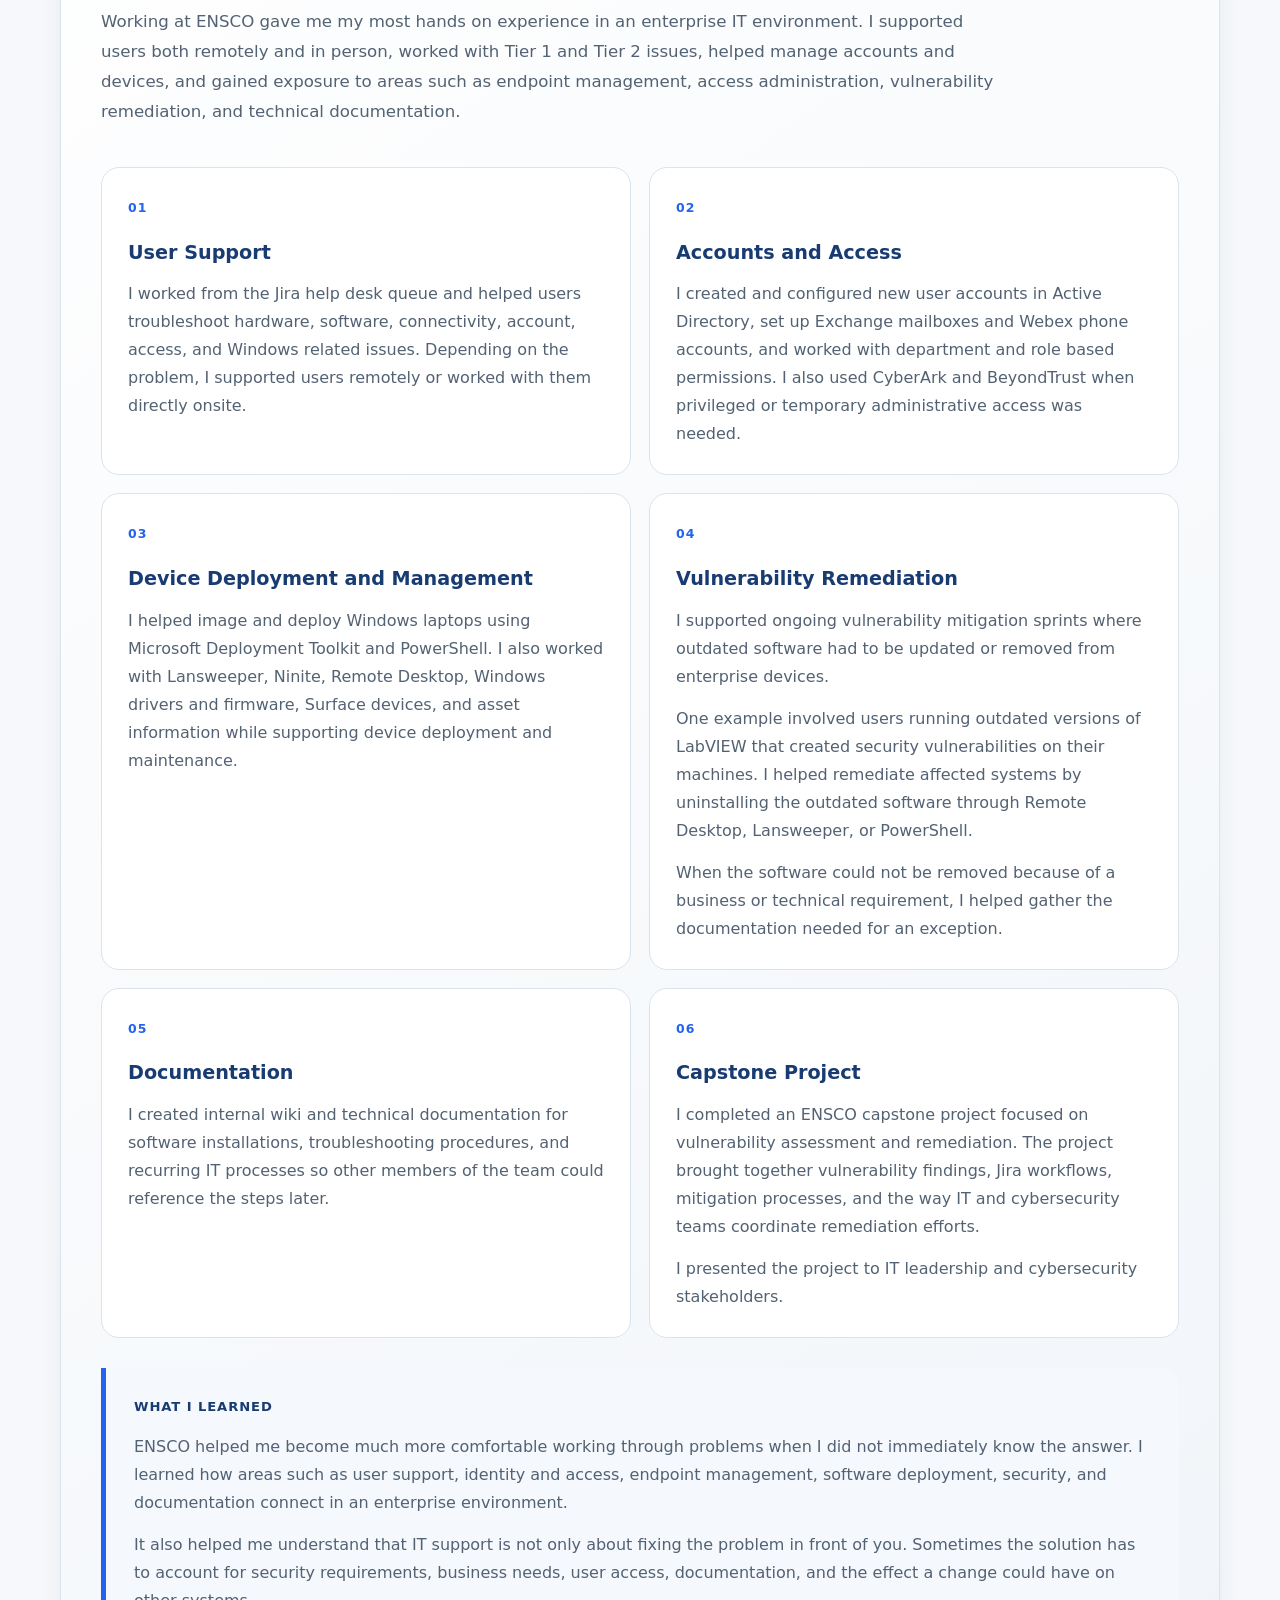
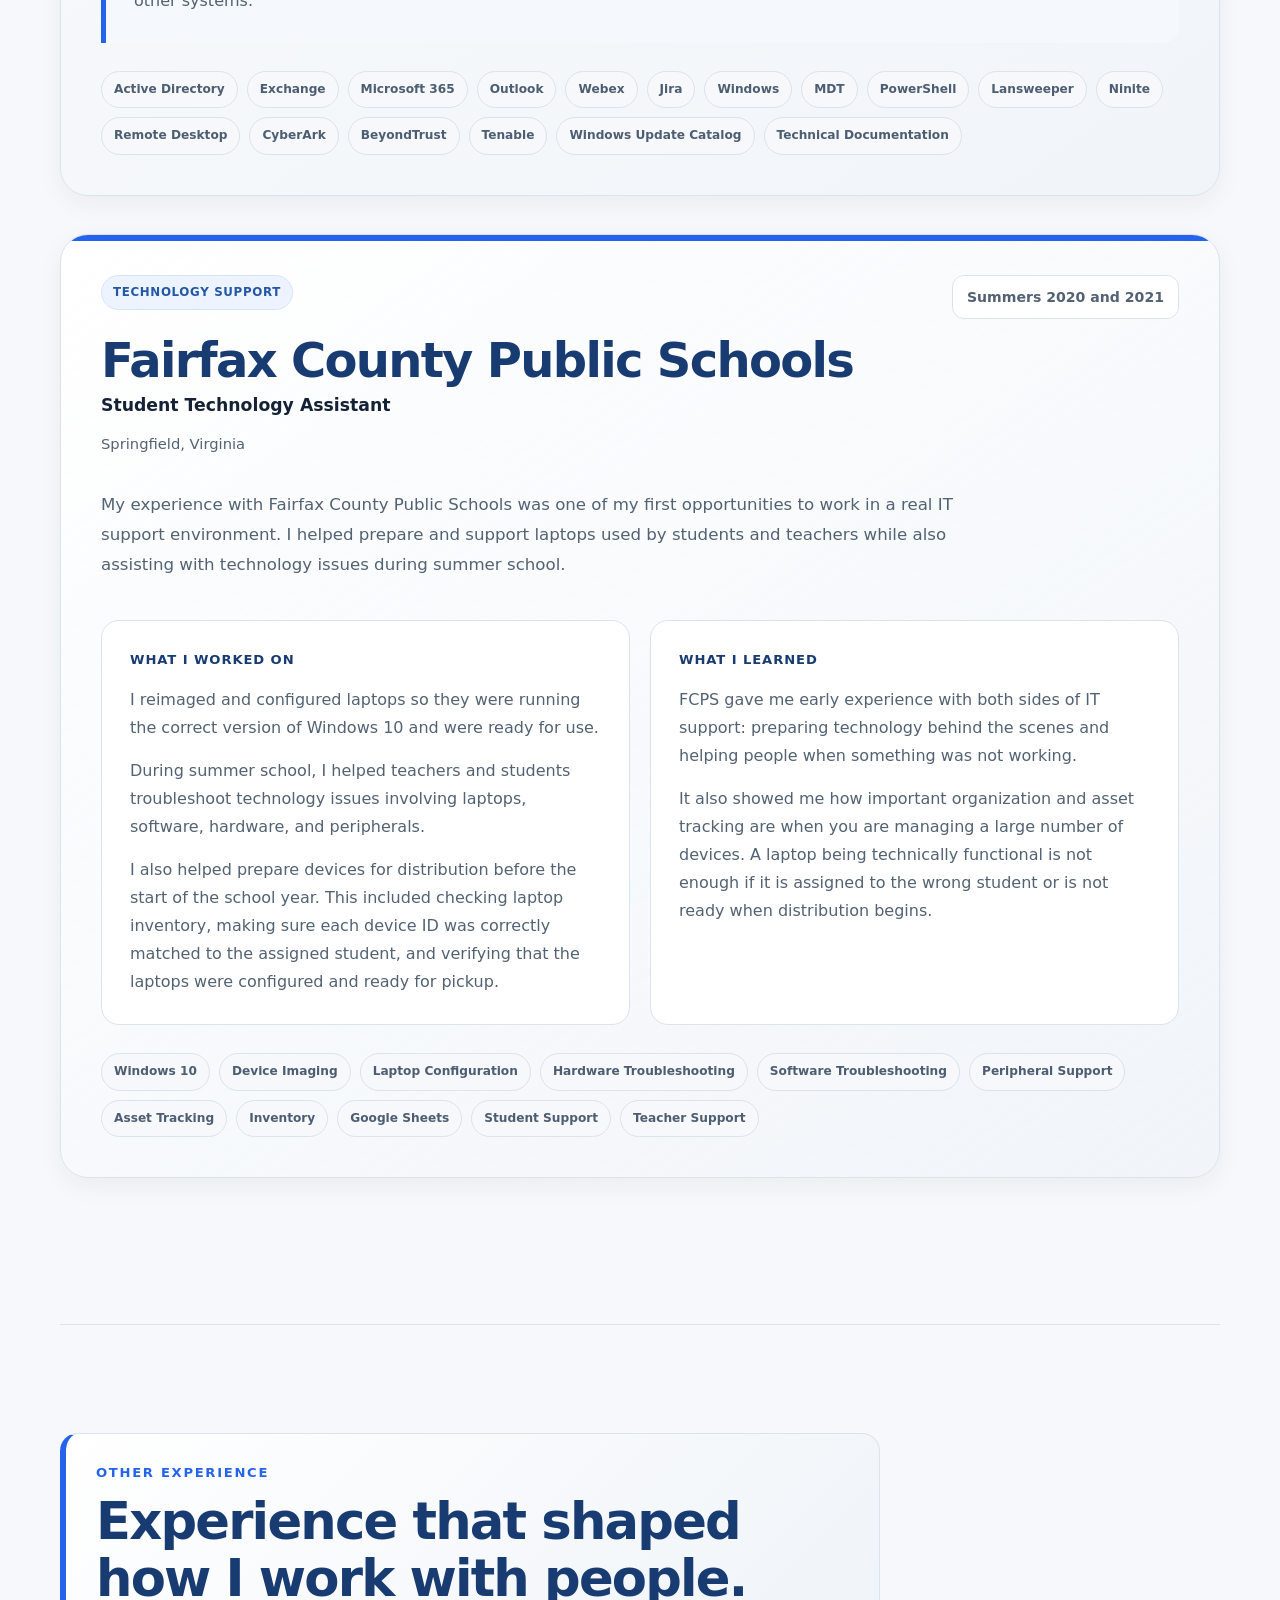
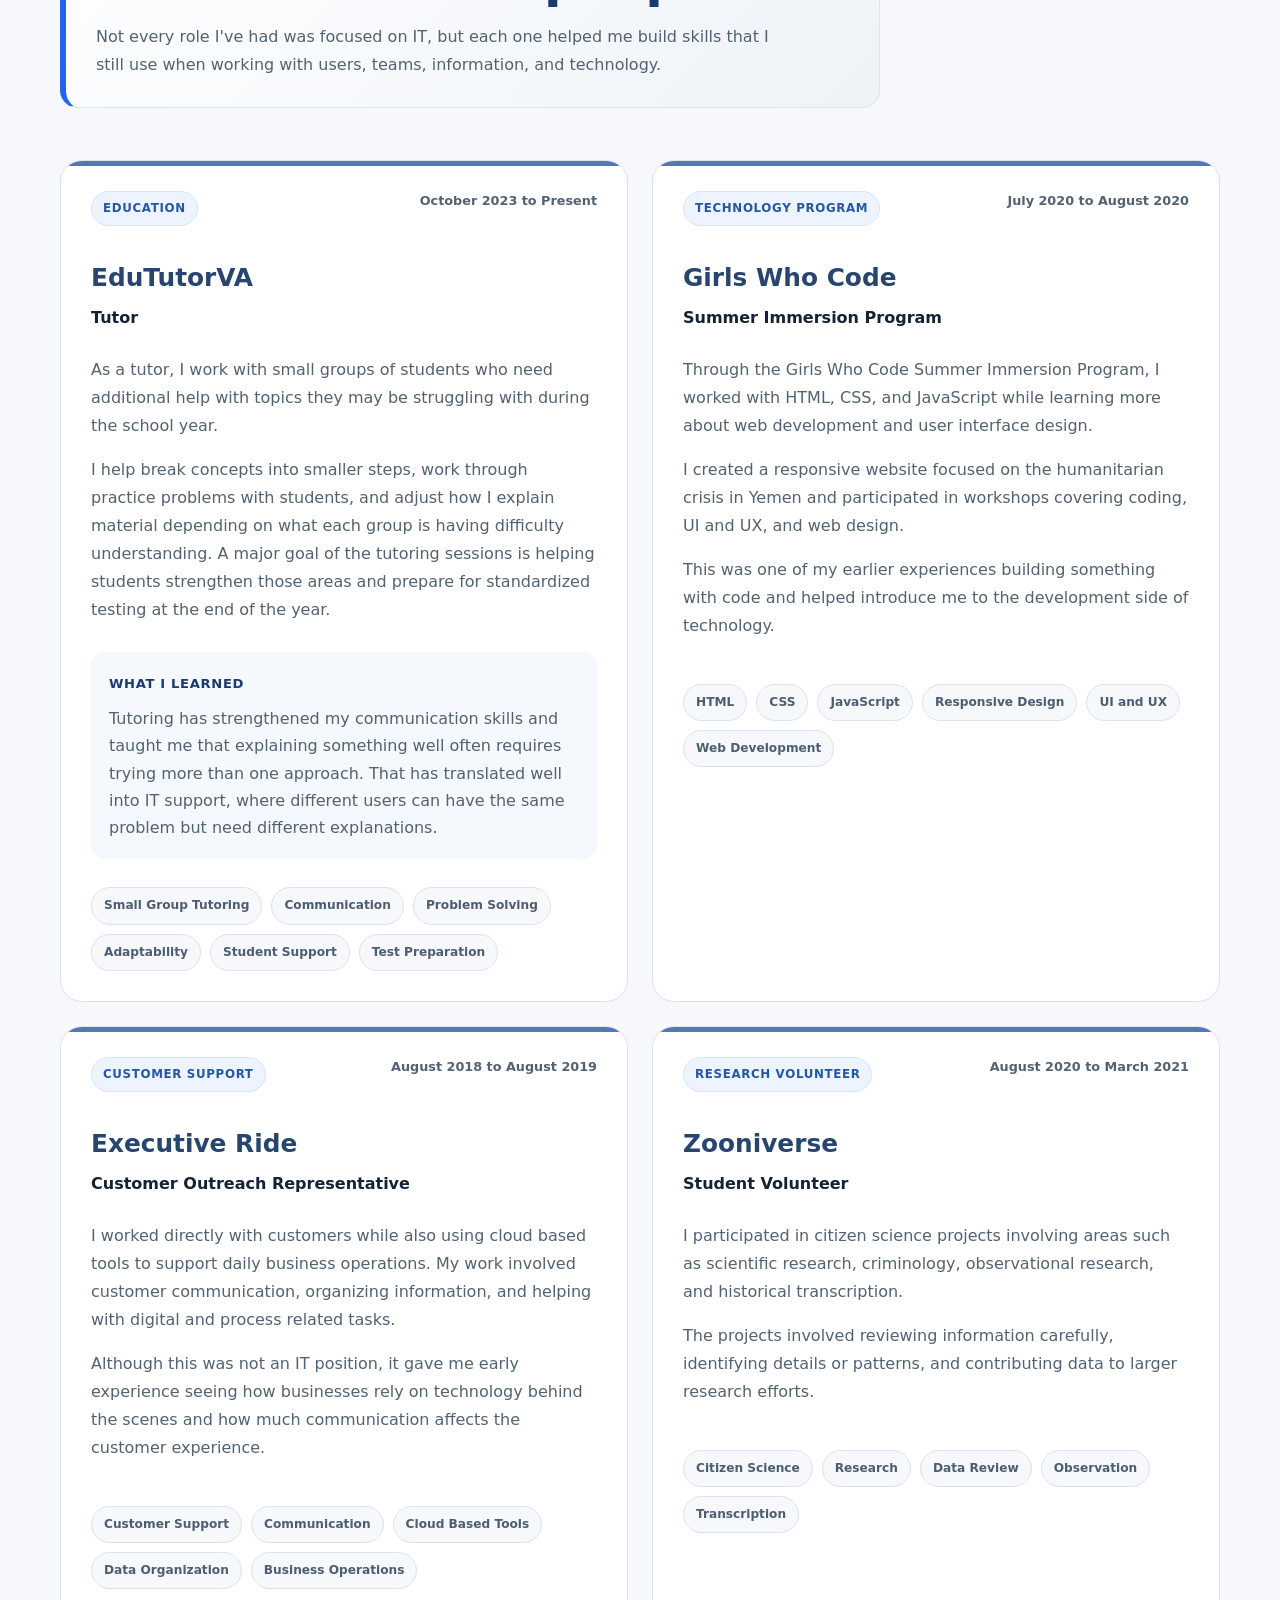
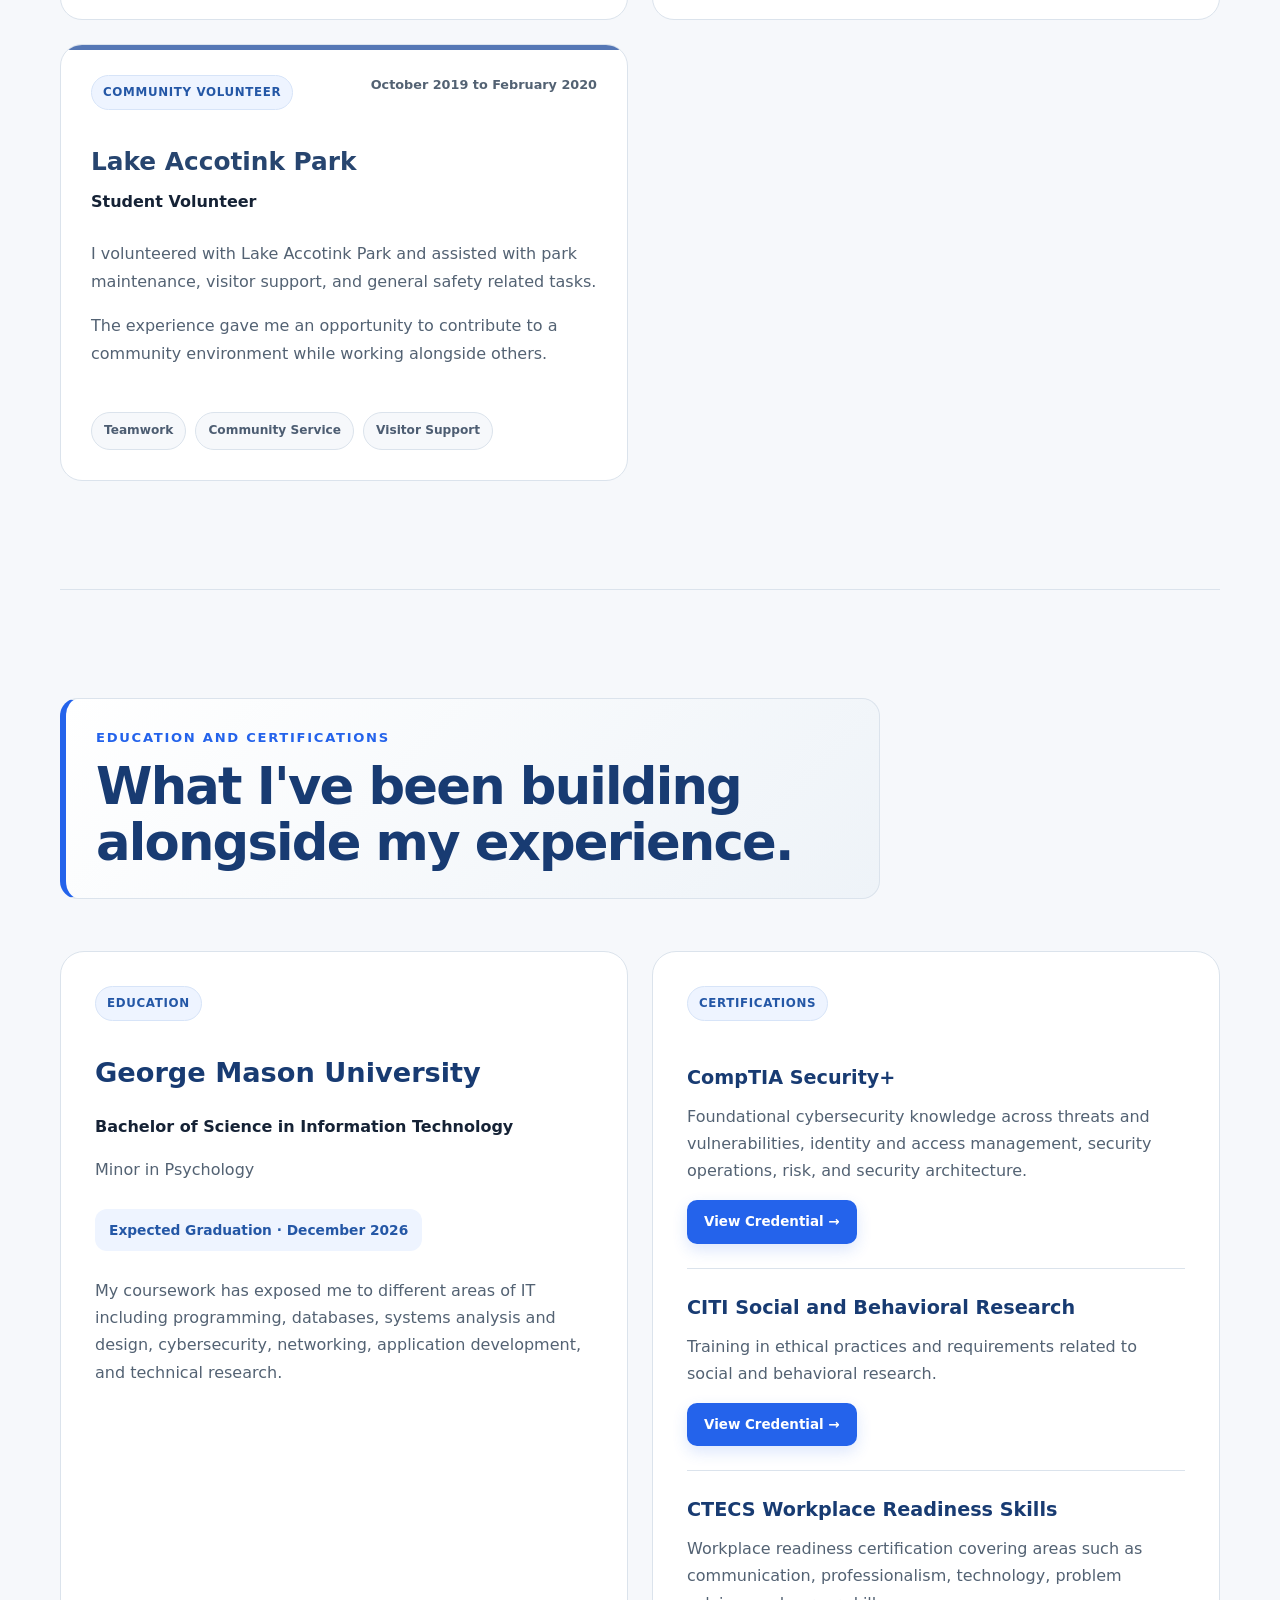
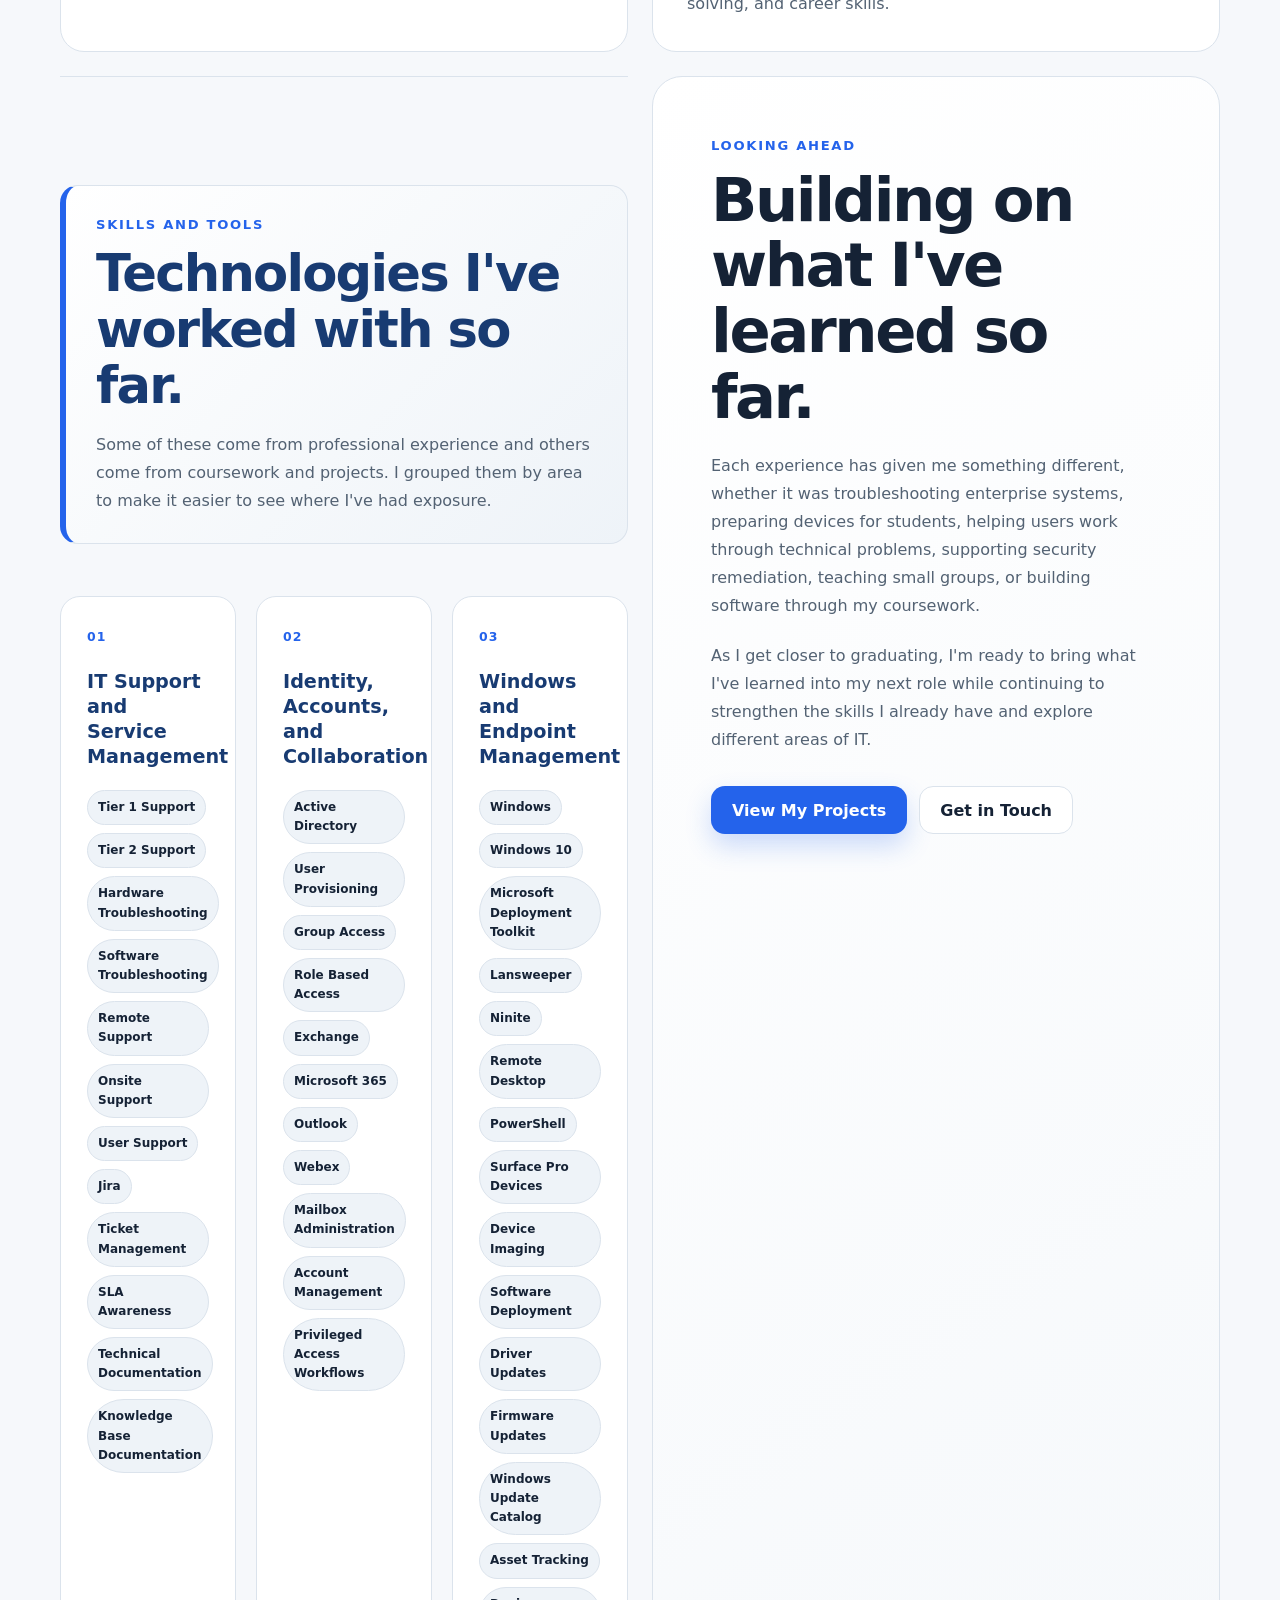
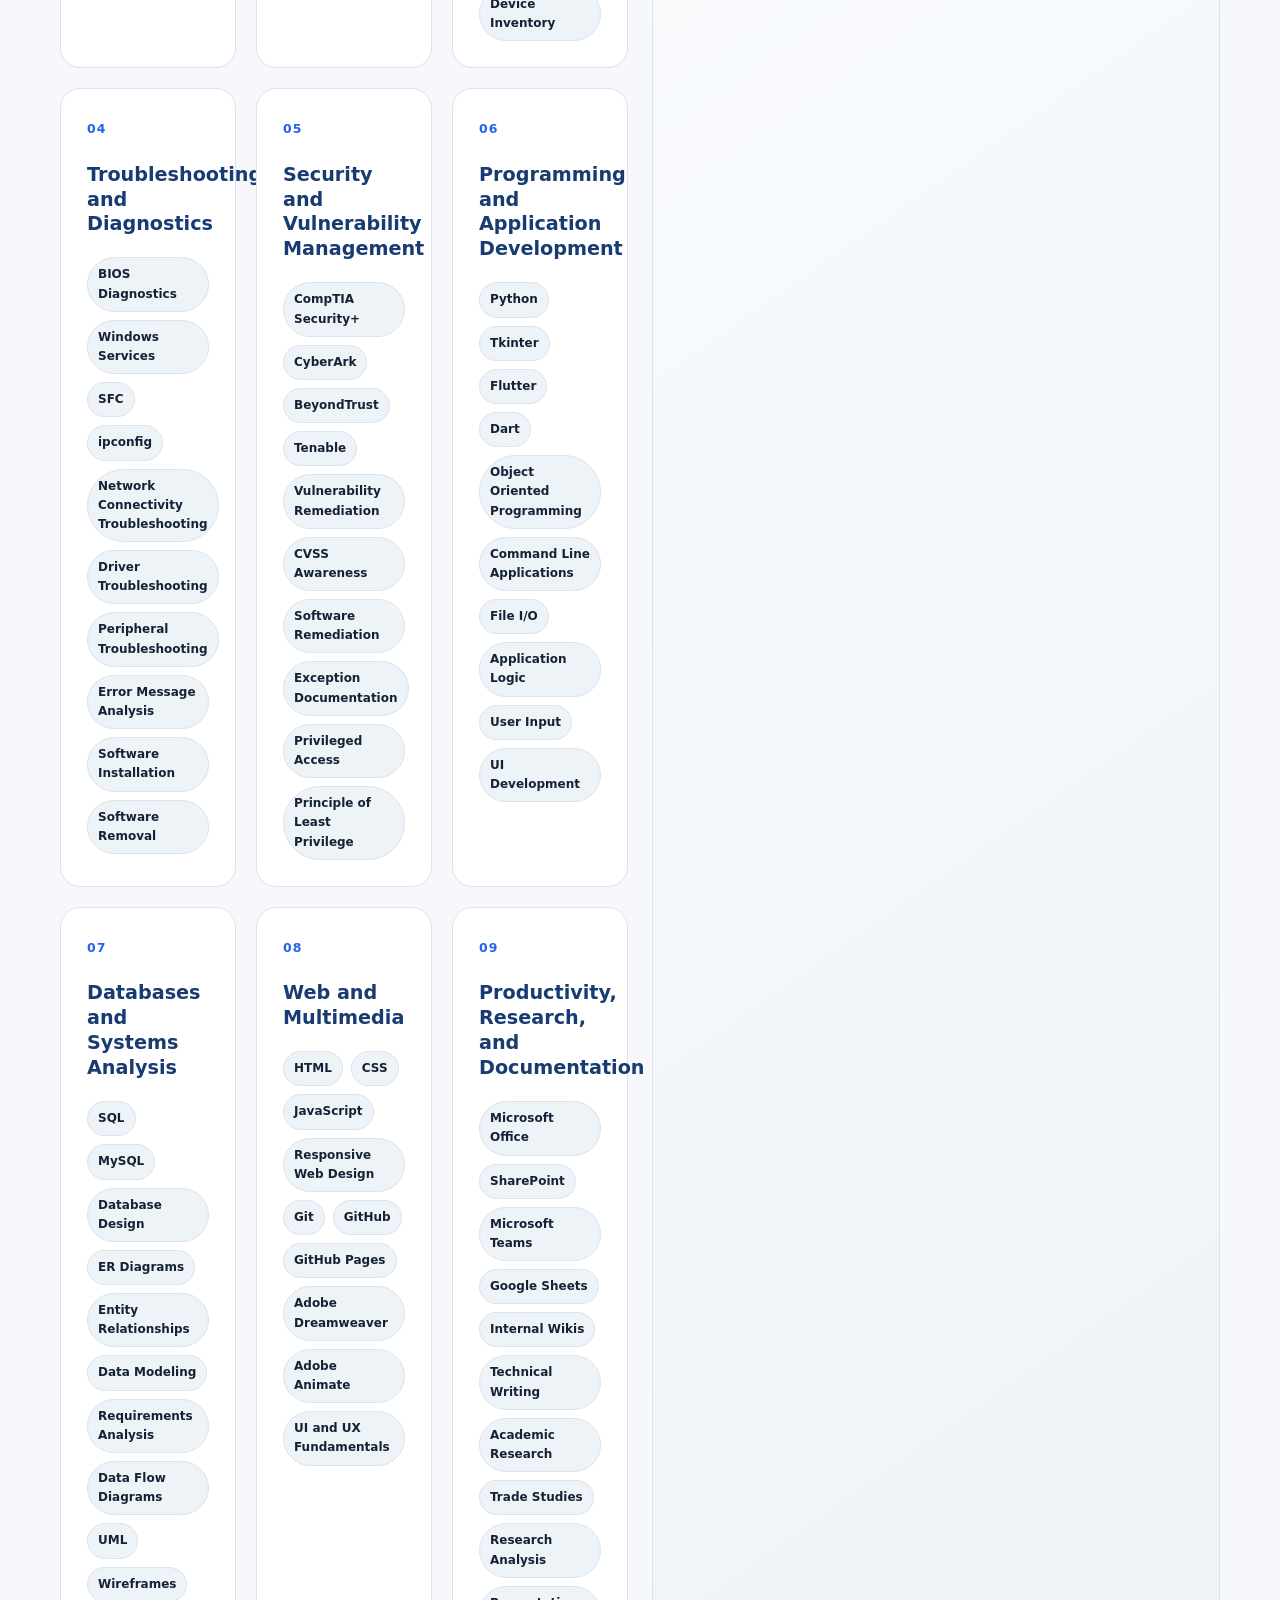
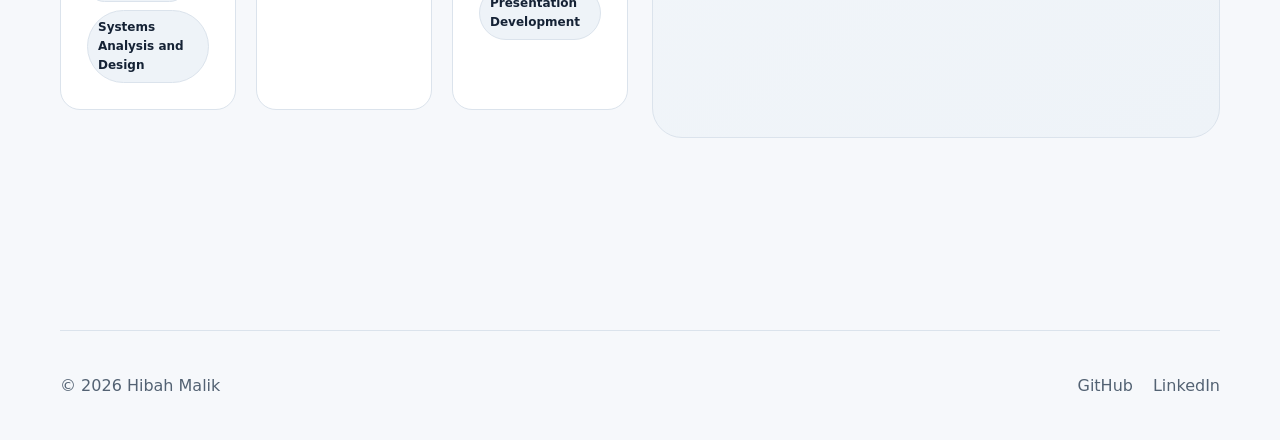
<file: experience.html>
<!DOCTYPE html>
<html lang="en">

<head>
  <meta charset="UTF-8">

  <meta
    name="viewport"
    content="width=device-width, initial-scale=1.0"
  >

  <meta
    name="description"
    content="Hibah Malik's professional experience, education, certifications, and technical skills in information technology."
  >

  <title>Experience | Hibah Malik</title>

  <link
    rel="icon"
    type="image/jpeg"
    href="assets/images/logo.png"
  >

  <link rel="stylesheet" href="style.css?v=3">
</head>


<body>

  <!-- =========================
       NAVIGATION
  ========================== -->

  <header class="site-header">

    <nav class="navbar" aria-label="Main navigation">

      <a
        href="index.html"
        class="logo"
        aria-label="Hibah Malik home"
      >
        <img
          src="assets/images/logo.png"
          alt="Hibah Malik logo"
        >
      </a>

      <button
        class="menu-toggle"
        type="button"
        aria-label="Open navigation menu"
        aria-expanded="false"
      >
        ☰
      </button>

      <ul class="nav-links">

        <li>
          <a href="index.html">Home</a>
        </li>

        <li>
          <a href="about.html">About</a>
        </li>

        <li>
          <a class="active" href="experience.html">Experience</a>
        </li>

        <li>
          <a href="projects.html">Projects</a>
        </li>

        <li>
          <a href="contact.html">Contact</a>
        </li>

      </ul>

    </nav>

  </header>


  <main>


    <!-- =========================
         HERO
    ========================== -->

    <section class="experience-hero">

      <p class="eyebrow">
        Experience
      </p>

      <h1>
        The experience I've built working with users, devices, and systems.
      </h1>

      <p class="experience-intro">
        Through my work, tutoring, volunteer experience, and school,
        I've had the chance to work with different people and technologies
        in both professional and educational environments. A lot of what
        I've learned has come from troubleshooting real problems, supporting
        users, and getting more comfortable working with different systems
        and tools.
      </p>

    </section>


    <!-- =========================
         FEATURED EXPERIENCE
    ========================== -->

    <section class="experience-page-section">

      <div class="experience-section-heading">

        <p class="eyebrow">
          Featured Experience
        </p>

        <h2>
          Where I built most of my IT experience.
        </h2>

        <p>
          These roles gave me the most direct experience supporting
          users, preparing devices, working with enterprise tools,
          and seeing how IT teams operate day to day.
        </p>

      </div>


      <!-- =========================
           ENSCO
      ========================== -->

      <article class="featured-experience-card">

        <div class="experience-card-header">

          <div>

            <span class="experience-type">
              Enterprise IT
            </span>

            <h3>
              ENSCO
            </h3>

            <p class="experience-role">
              IST Helpdesk Technology Assistant II
            </p>

          </div>

          <div class="experience-date">
            February 2024 to July 2025
          </div>

        </div>


        <p class="experience-location">
          Vienna, Virginia
        </p>


        <p class="experience-summary">
          Working at ENSCO gave me my most hands on experience in an
          enterprise IT environment. I supported users both remotely
          and in person, worked with Tier 1 and Tier 2 issues, helped
          manage accounts and devices, and gained exposure to areas
          such as endpoint management, access administration,
          vulnerability remediation, and technical documentation.
        </p>


        <div class="experience-focus-grid">


          <!-- USER SUPPORT -->

          <div class="experience-focus-card">

            <span class="focus-number">
              01
            </span>

            <h4>
              User Support
            </h4>

            <p>
              I worked from the Jira help desk queue and helped users
              troubleshoot hardware, software, connectivity, account,
              access, and Windows related issues. Depending on the
              problem, I supported users remotely or worked with them
              directly onsite.
            </p>

          </div>


          <!-- ACCOUNTS -->

          <div class="experience-focus-card">

            <span class="focus-number">
              02
            </span>

            <h4>
              Accounts and Access
            </h4>

            <p>
              I created and configured new user accounts in Active
              Directory, set up Exchange mailboxes and Webex phone
              accounts, and worked with department and role based
              permissions. I also used CyberArk and BeyondTrust when
              privileged or temporary administrative access was needed.
            </p>

          </div>


          <!-- ENDPOINTS -->

          <div class="experience-focus-card">

            <span class="focus-number">
              03
            </span>

            <h4>
              Device Deployment and Management
            </h4>

            <p>
              I helped image and deploy Windows laptops using Microsoft
              Deployment Toolkit and PowerShell. I also worked with
              Lansweeper, Ninite, Remote Desktop, Windows drivers and
              firmware, Surface devices, and asset information while
              supporting device deployment and maintenance.
            </p>

          </div>


          <!-- VULNERABILITY -->

          <div class="experience-focus-card">

            <span class="focus-number">
              04
            </span>

            <h4>
              Vulnerability Remediation
            </h4>

            <p>
              I supported ongoing vulnerability mitigation sprints where
              outdated software had to be updated or removed from
              enterprise devices.
            </p>

            <p>
              One example involved users running outdated versions of
              LabVIEW that created security vulnerabilities on their
              machines. I helped remediate affected systems by uninstalling
              the outdated software through Remote Desktop, Lansweeper,
              or PowerShell.
            </p>

            <p>
              When the software could not be removed because of a business
              or technical requirement, I helped gather the documentation
              needed for an exception.
            </p>

          </div>


          <!-- DOCUMENTATION -->

          <div class="experience-focus-card">

            <span class="focus-number">
              05
            </span>

            <h4>
              Documentation
            </h4>

            <p>
              I created internal wiki and technical documentation for
              software installations, troubleshooting procedures, and
              recurring IT processes so other members of the team could
              reference the steps later.
            </p>

          </div>


          <!-- CAPSTONE -->

          <div class="experience-focus-card">

            <span class="focus-number">
              06
            </span>

            <h4>
              Capstone Project
            </h4>

            <p>
              I completed an ENSCO capstone project focused on vulnerability
              assessment and remediation. The project brought together
              vulnerability findings, Jira workflows, mitigation processes,
              and the way IT and cybersecurity teams coordinate remediation
              efforts.
            </p>

            <p>
              I presented the project to IT leadership and cybersecurity
              stakeholders.
            </p>

          </div>

        </div>


        <div class="experience-learned">

          <p class="experience-learned-label">
            What I Learned
          </p>

          <p>
            ENSCO helped me become much more comfortable working through
            problems when I did not immediately know the answer. I learned
            how areas such as user support, identity and access, endpoint
            management, software deployment, security, and documentation
            connect in an enterprise environment.
          </p>

          <p>
            It also helped me understand that IT support is not only about
            fixing the problem in front of you. Sometimes the solution has
            to account for security requirements, business needs, user
            access, documentation, and the effect a change could have on
            other systems.
          </p>

        </div>


        <div class="experience-skill-tags">

          <span>Active Directory</span>
          <span>Exchange</span>
          <span>Microsoft 365</span>
          <span>Outlook</span>
          <span>Webex</span>
          <span>Jira</span>
          <span>Windows</span>
          <span>MDT</span>
          <span>PowerShell</span>
          <span>Lansweeper</span>
          <span>Ninite</span>
          <span>Remote Desktop</span>
          <span>CyberArk</span>
          <span>BeyondTrust</span>
          <span>Tenable</span>
          <span>Windows Update Catalog</span>
          <span>Technical Documentation</span>

        </div>

      </article>


      <!-- =========================
           FCPS
      ========================== -->

      <article class="featured-experience-card">

        <div class="experience-card-header">

          <div>

            <span class="experience-type">
              Technology Support
            </span>

            <h3>
              Fairfax County Public Schools
            </h3>

            <p class="experience-role">
              Student Technology Assistant
            </p>

          </div>

          <div class="experience-date">
            Summers 2020 and 2021
          </div>

        </div>


        <p class="experience-location">
          Springfield, Virginia
        </p>


        <p class="experience-summary">
          My experience with Fairfax County Public Schools was one
          of my first opportunities to work in a real IT support
          environment. I helped prepare and support laptops used by
          students and teachers while also assisting with technology
          issues during summer school.
        </p>


        <div class="experience-two-column">

          <div class="experience-detail-box">

            <p class="experience-detail-label">
              What I Worked On
            </p>

            <p>
              I reimaged and configured laptops so they were running
              the correct version of Windows 10 and were ready for use.
            </p>

            <p>
              During summer school, I helped teachers and students
              troubleshoot technology issues involving laptops,
              software, hardware, and peripherals.
            </p>

            <p>
              I also helped prepare devices for distribution before
              the start of the school year. This included checking
              laptop inventory, making sure each device ID was
              correctly matched to the assigned student, and verifying
              that the laptops were configured and ready for pickup.
            </p>

          </div>


          <div class="experience-detail-box">

            <p class="experience-detail-label">
              What I Learned
            </p>

            <p>
              FCPS gave me early experience with both sides of IT
              support: preparing technology behind the scenes and
              helping people when something was not working.
            </p>

            <p>
              It also showed me how important organization and asset
              tracking are when you are managing a large number of
              devices. A laptop being technically functional is not
              enough if it is assigned to the wrong student or is not
              ready when distribution begins.
            </p>

          </div>

        </div>


        <div class="experience-skill-tags">

          <span>Windows 10</span>
          <span>Device Imaging</span>
          <span>Laptop Configuration</span>
          <span>Hardware Troubleshooting</span>
          <span>Software Troubleshooting</span>
          <span>Peripheral Support</span>
          <span>Asset Tracking</span>
          <span>Inventory</span>
          <span>Google Sheets</span>
          <span>Student Support</span>
          <span>Teacher Support</span>

        </div>

      </article>

    </section>


    <!-- =========================
         OTHER EXPERIENCE
    ========================== -->

    <section class="experience-page-section">

      <div class="experience-section-heading">

        <p class="eyebrow">
          Other Experience
        </p>

        <h2>
          Experience that shaped how I work with people.
        </h2>

        <p>
          Not every role I've had was focused on IT, but each one
          helped me build skills that I still use when working with
          users, teams, information, and technology.
        </p>

      </div>


      <div class="other-experience-grid">


        <!-- EDUTUTOR -->

        <article class="other-experience-card">

          <div class="other-experience-top">

            <span class="experience-type">
              Education
            </span>

            <span class="other-date">
              October 2023 to Present
            </span>

          </div>

          <h3>
            EduTutorVA
          </h3>

          <p class="other-role">
            Tutor
          </p>

          <p>
            As a tutor, I work with small groups of students who need
            additional help with topics they may be struggling with
            during the school year.
          </p>

          <p>
            I help break concepts into smaller steps, work through
            practice problems with students, and adjust how I explain
            material depending on what each group is having difficulty
            understanding. A major goal of the tutoring sessions is
            helping students strengthen those areas and prepare for
            standardized testing at the end of the year.
          </p>

          <div class="other-learned">

            <strong>
              What I Learned
            </strong>

            <p>
              Tutoring has strengthened my communication skills and
              taught me that explaining something well often requires
              trying more than one approach. That has translated well
              into IT support, where different users can have the same
              problem but need different explanations.
            </p>

          </div>

          <div class="experience-skill-tags">

            <span>Small Group Tutoring</span>
            <span>Communication</span>
            <span>Problem Solving</span>
            <span>Adaptability</span>
            <span>Student Support</span>
            <span>Test Preparation</span>

          </div>

        </article>


        <!-- GIRLS WHO CODE -->

        <article class="other-experience-card">

          <div class="other-experience-top">

            <span class="experience-type">
              Technology Program
            </span>

            <span class="other-date">
              July 2020 to August 2020
            </span>

          </div>

          <h3>
            Girls Who Code
          </h3>

          <p class="other-role">
            Summer Immersion Program
          </p>

          <p>
            Through the Girls Who Code Summer Immersion Program,
            I worked with HTML, CSS, and JavaScript while learning
            more about web development and user interface design.
          </p>

          <p>
            I created a responsive website focused on the humanitarian
            crisis in Yemen and participated in workshops covering
            coding, UI and UX, and web design.
          </p>

          <p>
            This was one of my earlier experiences building something
            with code and helped introduce me to the development side
            of technology.
          </p>

          <div class="experience-skill-tags">

            <span>HTML</span>
            <span>CSS</span>
            <span>JavaScript</span>
            <span>Responsive Design</span>
            <span>UI and UX</span>
            <span>Web Development</span>

          </div>

        </article>


        <!-- EXECUTIVE RIDE -->

        <article class="other-experience-card">

          <div class="other-experience-top">

            <span class="experience-type">
              Customer Support
            </span>

            <span class="other-date">
              August 2018 to August 2019
            </span>

          </div>

          <h3>
            Executive Ride
          </h3>

          <p class="other-role">
            Customer Outreach Representative
          </p>

          <p>
            I worked directly with customers while also using cloud
            based tools to support daily business operations. My work
            involved customer communication, organizing information,
            and helping with digital and process related tasks.
          </p>

          <p>
            Although this was not an IT position, it gave me early
            experience seeing how businesses rely on technology behind
            the scenes and how much communication affects the customer
            experience.
          </p>

          <div class="experience-skill-tags">

            <span>Customer Support</span>
            <span>Communication</span>
            <span>Cloud Based Tools</span>
            <span>Data Organization</span>
            <span>Business Operations</span>

          </div>

        </article>


        <!-- ZOONIVERSE -->

        <article class="other-experience-card">

          <div class="other-experience-top">

            <span class="experience-type">
              Research Volunteer
            </span>

            <span class="other-date">
              August 2020 to March 2021
            </span>

          </div>

          <h3>
            Zooniverse
          </h3>

          <p class="other-role">
            Student Volunteer
          </p>

          <p>
            I participated in citizen science projects involving
            areas such as scientific research, criminology,
            observational research, and historical transcription.
          </p>

          <p>
            The projects involved reviewing information carefully,
            identifying details or patterns, and contributing data
            to larger research efforts.
          </p>

          <div class="experience-skill-tags">

            <span>Citizen Science</span>
            <span>Research</span>
            <span>Data Review</span>
            <span>Observation</span>
            <span>Transcription</span>

          </div>

        </article>


        <!-- LAKE ACCOTINK -->

        <article class="other-experience-card compact-experience-card">

          <div class="other-experience-top">

            <span class="experience-type">
              Community Volunteer
            </span>

            <span class="other-date">
              October 2019 to February 2020
            </span>

          </div>

          <h3>
            Lake Accotink Park
          </h3>

          <p class="other-role">
            Student Volunteer
          </p>

          <p>
            I volunteered with Lake Accotink Park and assisted with
            park maintenance, visitor support, and general safety
            related tasks.
          </p>

          <p>
            The experience gave me an opportunity to contribute to
            a community environment while working alongside others.
          </p>

          <div class="experience-skill-tags">

            <span>Teamwork</span>
            <span>Community Service</span>
            <span>Visitor Support</span>

          </div>

        </article>

      </div>

    </section>


    <!-- =========================
         EDUCATION AND CERTIFICATIONS
    ========================== -->

    <section class="experience-page-section">

      <div class="experience-section-heading">

        <p class="eyebrow">
          Education and Certifications
        </p>

        <h2>
          What I've been building alongside my experience.
        </h2>

      </div>


      <div class="experience-education-grid">


        <!-- EDUCATION -->

        <article class="experience-education-card">

          <span class="experience-type">
            Education
          </span>

          <h3>
            George Mason University
          </h3>

          <p class="education-main">
            Bachelor of Science in Information Technology
          </p>

          <p>
            Minor in Psychology
          </p>

          <div class="graduation-badge">
            Expected Graduation · December 2026
          </div>

          <p>
            My coursework has exposed me to different areas of IT
            including programming, databases, systems analysis and
            design, cybersecurity, networking, application
            development, and technical research.
          </p>

        </article>


<!-- CERTIFICATIONS -->

<article class="experience-certifications-card">

  <span class="experience-type">
    Certifications
  </span>

  <div class="certification-item">

    <h3>
      CompTIA Security+
    </h3>

    <p>
      Foundational cybersecurity knowledge across threats
      and vulnerabilities, identity and access management,
      security operations, risk, and security architecture.
    </p>

    <a
      class="cert-button"
      href="https://www.credly.com/badges/f9da7f7b-c33c-4e84-84f4-9a9530502df6/public_url"
      target="_blank"
      rel="noopener noreferrer"
    >
      View Credential →
    </a>

  </div>


  <div class="certification-item">

    <h3>
      CITI Social and Behavioral Research
    </h3>

    <p>
      Training in ethical practices and requirements related
      to social and behavioral research.
    </p>

    <a
      class="cert-button"
      href="https://www.citiprogram.org/verify/?w9fac1ff3-bcf6-4f51-9381-cb34dfec9dbd-60042096"
      target="_blank"
      rel="noopener noreferrer"
    >
      View Credential →
    </a>

  </div>


  <div class="certification-item">

    <h3>
      CTECS Workplace Readiness Skills
    </h3>

    <p>
      Workplace readiness certification covering areas such
      as communication, professionalism, technology, problem
      solving, and career skills.
    </p>

  </div>

</article>

    <!-- =========================
         SKILLS AND TOOLS
    ========================== -->

    <section class="experience-page-section skills-section">

      <div class="experience-section-heading">

        <p class="eyebrow">
          Skills and Tools
        </p>

        <h2>
          Technologies I've worked with so far.
        </h2>

        <p>
          Some of these come from professional experience and others
          come from coursework and projects. I grouped them by area
          to make it easier to see where I've had exposure.
        </p>

      </div>


      <div class="skills-category-grid">


        <!-- SUPPORT -->

        <article class="skills-category-card">

          <span class="skill-number">
            01
          </span>

          <h3>
            IT Support and Service Management
          </h3>

          <div class="skills-list">

            <span>Tier 1 Support</span>
            <span>Tier 2 Support</span>
            <span>Hardware Troubleshooting</span>
            <span>Software Troubleshooting</span>
            <span>Remote Support</span>
            <span>Onsite Support</span>
            <span>User Support</span>
            <span>Jira</span>
            <span>Ticket Management</span>
            <span>SLA Awareness</span>
            <span>Technical Documentation</span>
            <span>Knowledge Base Documentation</span>

          </div>

        </article>


        <!-- IDENTITY -->

        <article class="skills-category-card">

          <span class="skill-number">
            02
          </span>

          <h3>
            Identity, Accounts, and Collaboration
          </h3>

          <div class="skills-list">

            <span>Active Directory</span>
            <span>User Provisioning</span>
            <span>Group Access</span>
            <span>Role Based Access</span>
            <span>Exchange</span>
            <span>Microsoft 365</span>
            <span>Outlook</span>
            <span>Webex</span>
            <span>Mailbox Administration</span>
            <span>Account Management</span>
            <span>Privileged Access Workflows</span>

          </div>

        </article>


        <!-- ENDPOINT -->

        <article class="skills-category-card">

          <span class="skill-number">
            03
          </span>

          <h3>
            Windows and Endpoint Management
          </h3>

          <div class="skills-list">

            <span>Windows</span>
            <span>Windows 10</span>
            <span>Microsoft Deployment Toolkit</span>
            <span>Lansweeper</span>
            <span>Ninite</span>
            <span>Remote Desktop</span>
            <span>PowerShell</span>
            <span>Surface Pro Devices</span>
            <span>Device Imaging</span>
            <span>Software Deployment</span>
            <span>Driver Updates</span>
            <span>Firmware Updates</span>
            <span>Windows Update Catalog</span>
            <span>Asset Tracking</span>
            <span>Device Inventory</span>

          </div>

        </article>


        <!-- DIAGNOSTICS -->

        <article class="skills-category-card">

          <span class="skill-number">
            04
          </span>

          <h3>
            Troubleshooting and Diagnostics
          </h3>

          <div class="skills-list">

            <span>BIOS Diagnostics</span>
            <span>Windows Services</span>
            <span>SFC</span>
            <span>ipconfig</span>
            <span>Network Connectivity Troubleshooting</span>
            <span>Driver Troubleshooting</span>
            <span>Peripheral Troubleshooting</span>
            <span>Error Message Analysis</span>
            <span>Software Installation</span>
            <span>Software Removal</span>

          </div>

        </article>


        <!-- SECURITY -->

        <article class="skills-category-card">

          <span class="skill-number">
            05
          </span>

          <h3>
            Security and Vulnerability Management
          </h3>

          <div class="skills-list">

            <span>CompTIA Security+</span>
            <span>CyberArk</span>
            <span>BeyondTrust</span>
            <span>Tenable</span>
            <span>Vulnerability Remediation</span>
            <span>CVSS Awareness</span>
            <span>Software Remediation</span>
            <span>Exception Documentation</span>
            <span>Privileged Access</span>
            <span>Principle of Least Privilege</span>

          </div>

        </article>


        <!-- DEVELOPMENT -->

        <article class="skills-category-card">

          <span class="skill-number">
            06
          </span>

          <h3>
            Programming and Application Development
          </h3>

          <div class="skills-list">

            <span>Python</span>
            <span>Tkinter</span>
            <span>Flutter</span>
            <span>Dart</span>
            <span>Object Oriented Programming</span>
            <span>Command Line Applications</span>
            <span>File I/O</span>
            <span>Application Logic</span>
            <span>User Input</span>
            <span>UI Development</span>

          </div>

        </article>


        <!-- DATABASE -->

        <article class="skills-category-card">

          <span class="skill-number">
            07
          </span>

          <h3>
            Databases and Systems Analysis
          </h3>

          <div class="skills-list">

            <span>SQL</span>
            <span>MySQL</span>
            <span>Database Design</span>
            <span>ER Diagrams</span>
            <span>Entity Relationships</span>
            <span>Data Modeling</span>
            <span>Requirements Analysis</span>
            <span>Data Flow Diagrams</span>
            <span>UML</span>
            <span>Wireframes</span>
            <span>Systems Analysis and Design</span>

          </div>

        </article>


        <!-- WEB -->

        <article class="skills-category-card">

          <span class="skill-number">
            08
          </span>

          <h3>
            Web and Multimedia
          </h3>

          <div class="skills-list">

            <span>HTML</span>
            <span>CSS</span>
            <span>JavaScript</span>
            <span>Responsive Web Design</span>
            <span>Git</span>
            <span>GitHub</span>
            <span>GitHub Pages</span>
            <span>Adobe Dreamweaver</span>
            <span>Adobe Animate</span>
            <span>UI and UX Fundamentals</span>

          </div>

        </article>


        <!-- PRODUCTIVITY -->

        <article class="skills-category-card">

          <span class="skill-number">
            09
          </span>

          <h3>
            Productivity, Research, and Documentation
          </h3>

          <div class="skills-list">

            <span>Microsoft Office</span>
            <span>SharePoint</span>
            <span>Microsoft Teams</span>
            <span>Google Sheets</span>
            <span>Internal Wikis</span>
            <span>Technical Writing</span>
            <span>Academic Research</span>
            <span>Trade Studies</span>
            <span>Research Analysis</span>
            <span>Presentation Development</span>

          </div>

        </article>

      </div>

    </section>


    <!-- =========================
         CLOSING
    ========================== -->

    <section class="experience-closing">

      <p class="eyebrow">
        Looking Ahead
      </p>

      <h2>
        Building on what I've learned so far.
      </h2>

      <p>
        Each experience has given me something different, whether
        it was troubleshooting enterprise systems, preparing devices
        for students, helping users work through technical problems,
        supporting security remediation, teaching small groups, or
        building software through my coursework.
      </p>

      <p>
        As I get closer to graduating, I'm ready to bring what I've
        learned into my next role while continuing to strengthen the
        skills I already have and explore different areas of IT.
      </p>


      <div class="experience-closing-actions">

        <a
          class="button primary-button"
          href="projects.html"
        >
          View My Projects
        </a>

        <a
          class="button secondary-button"
          href="contact.html"
        >
          Get in Touch
        </a>

      </div>

    </section>

  </main>


  <!-- =========================
       FOOTER
  ========================== -->

  <footer class="site-footer">

    <p>
      © <span id="current-year"></span> Hibah Malik
    </p>

    <div class="footer-links">

      <a
        href="https://github.com/hibah-malik"
        target="_blank"
        rel="noopener noreferrer"
      >
        GitHub
      </a>

      <a
        href="https://www.linkedin.com/in/hibahmalik"
        target="_blank"
        rel="noopener noreferrer"
      >
        LinkedIn
      </a>

    </div>

  </footer>


  <script src="script.js"></script>

</body>

</html>
</file>
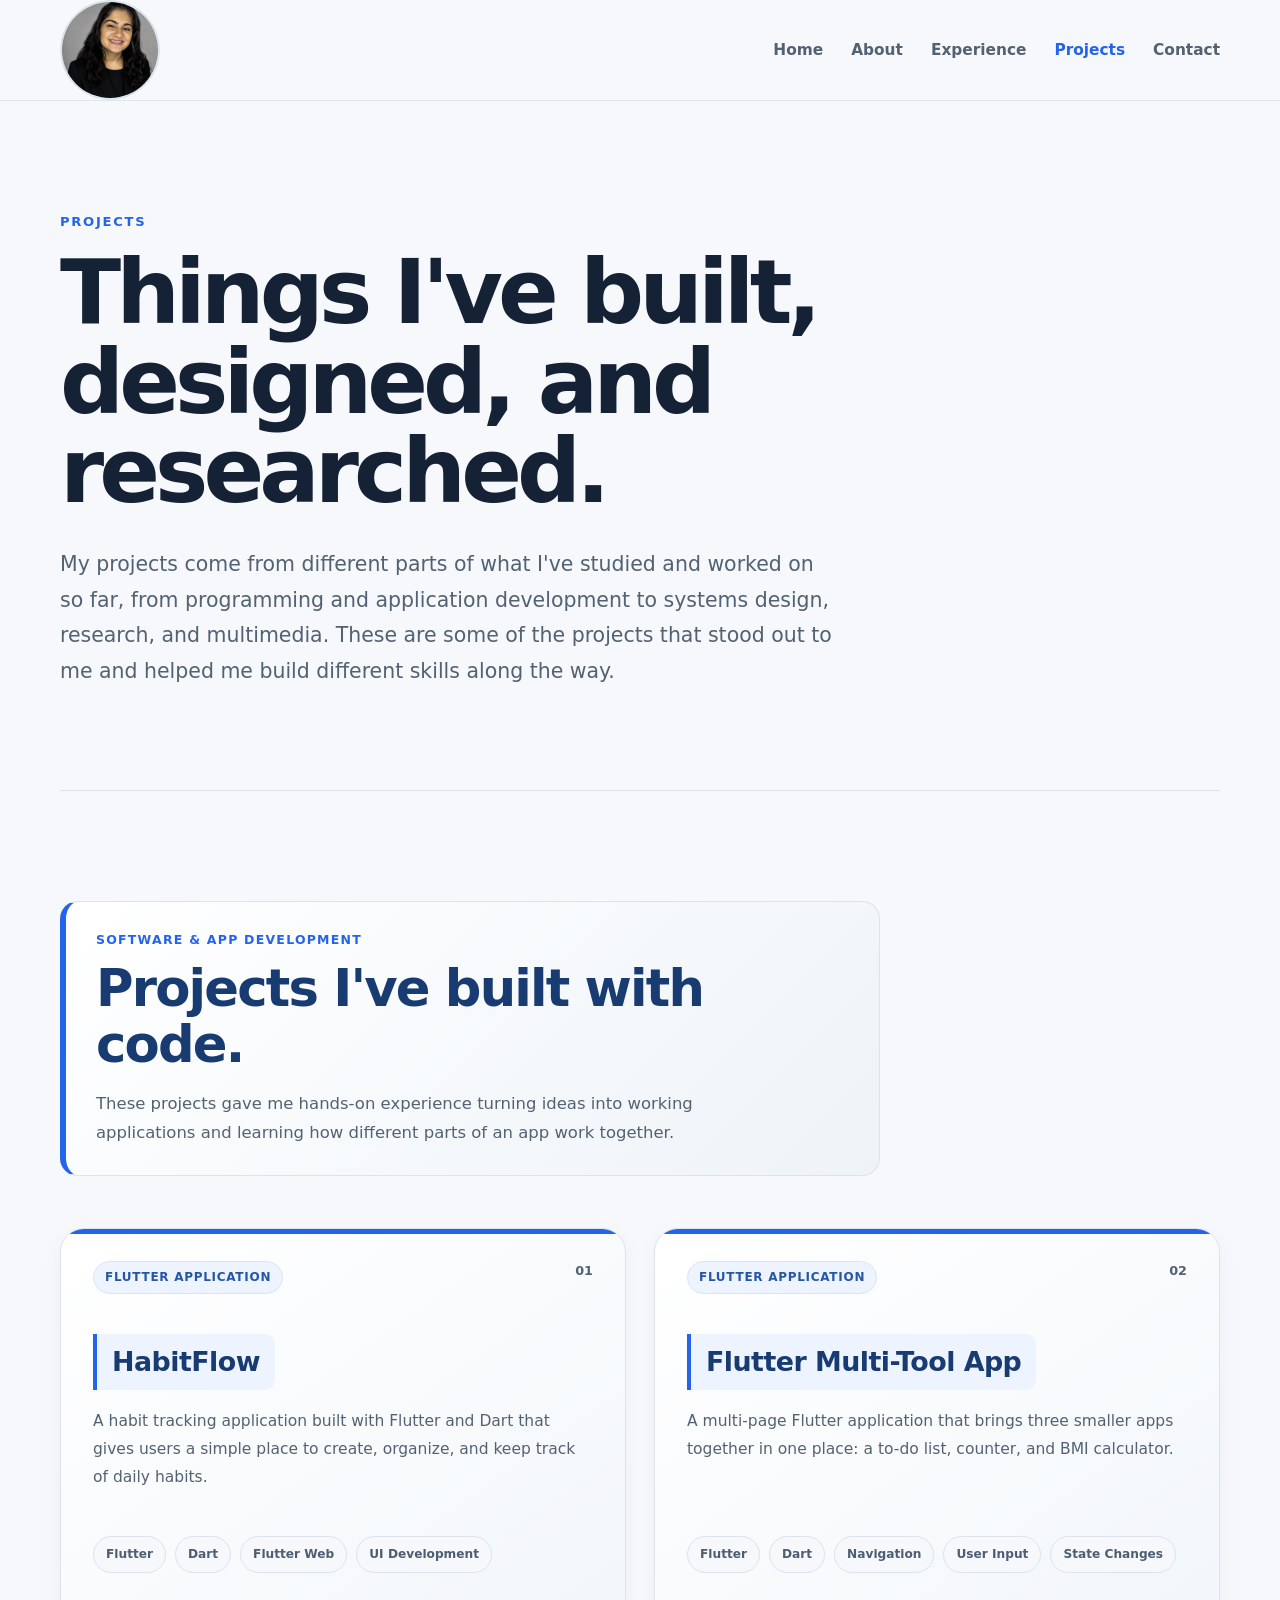
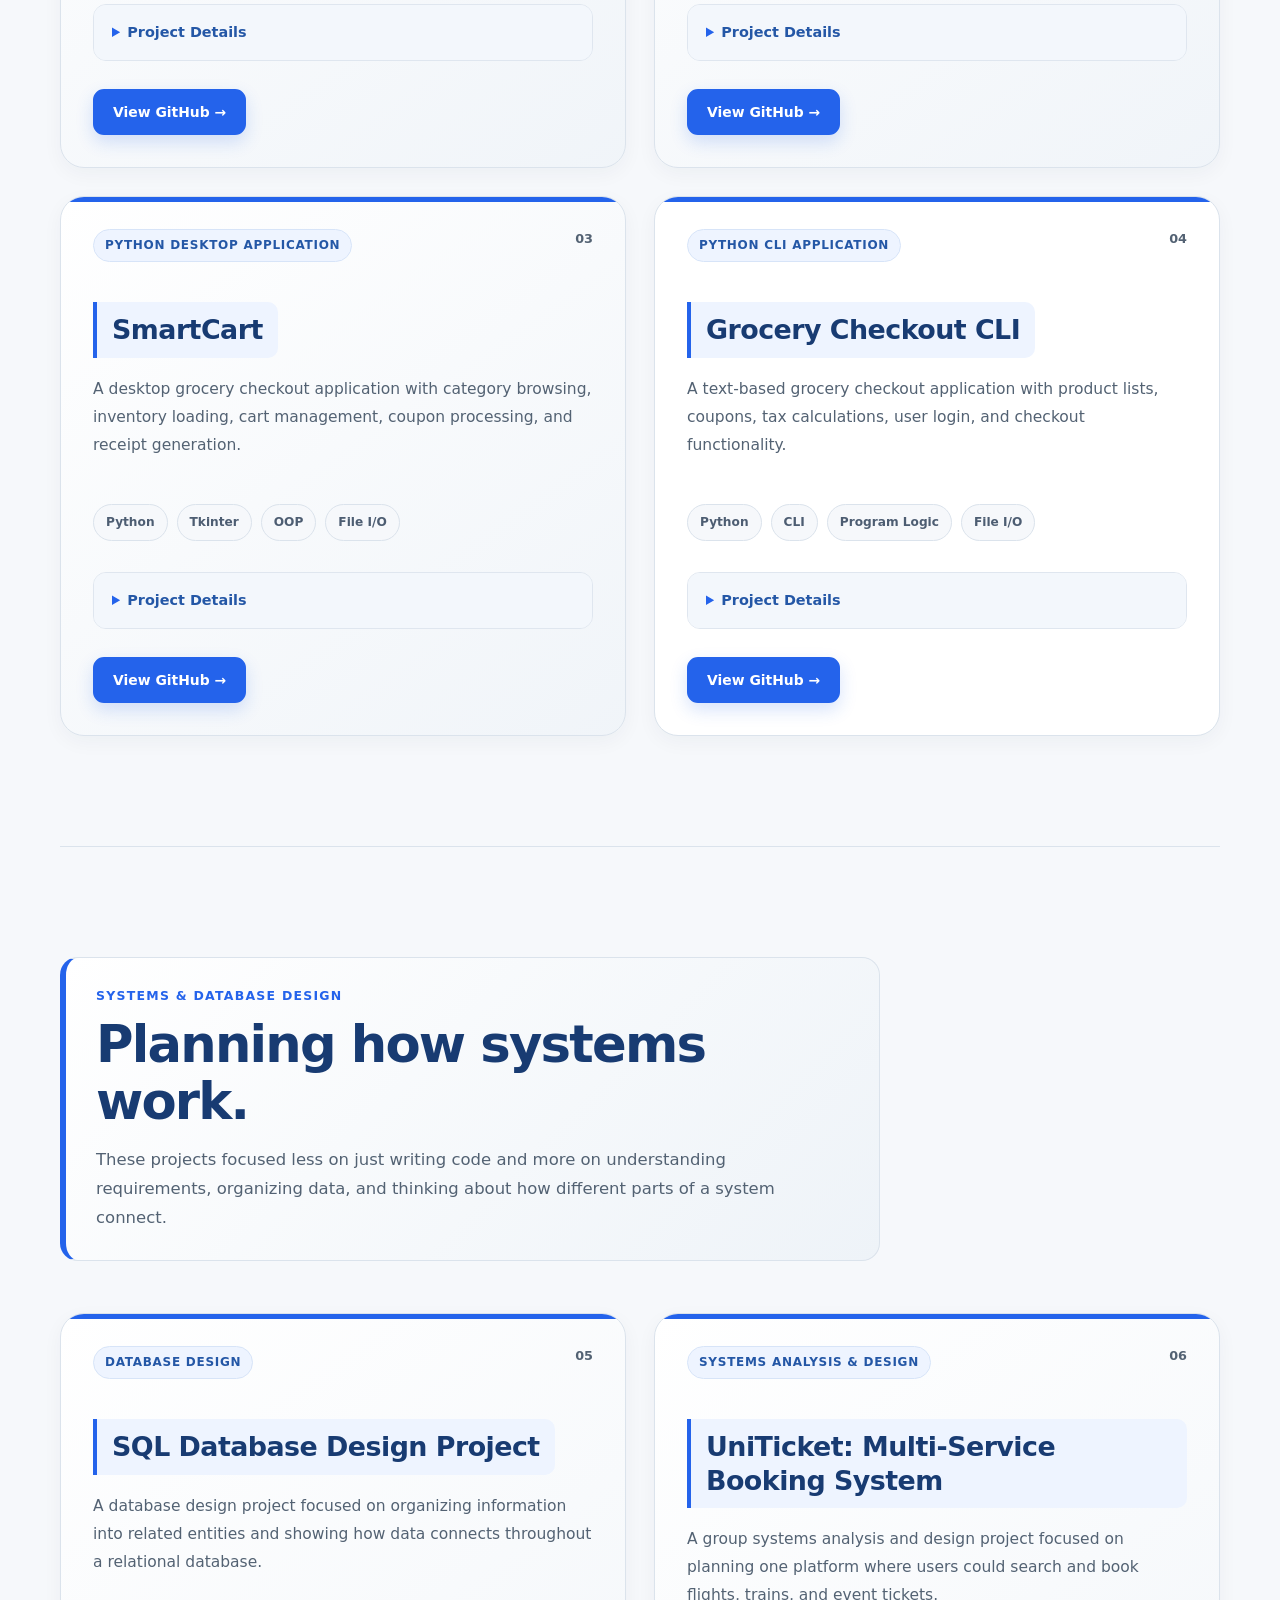
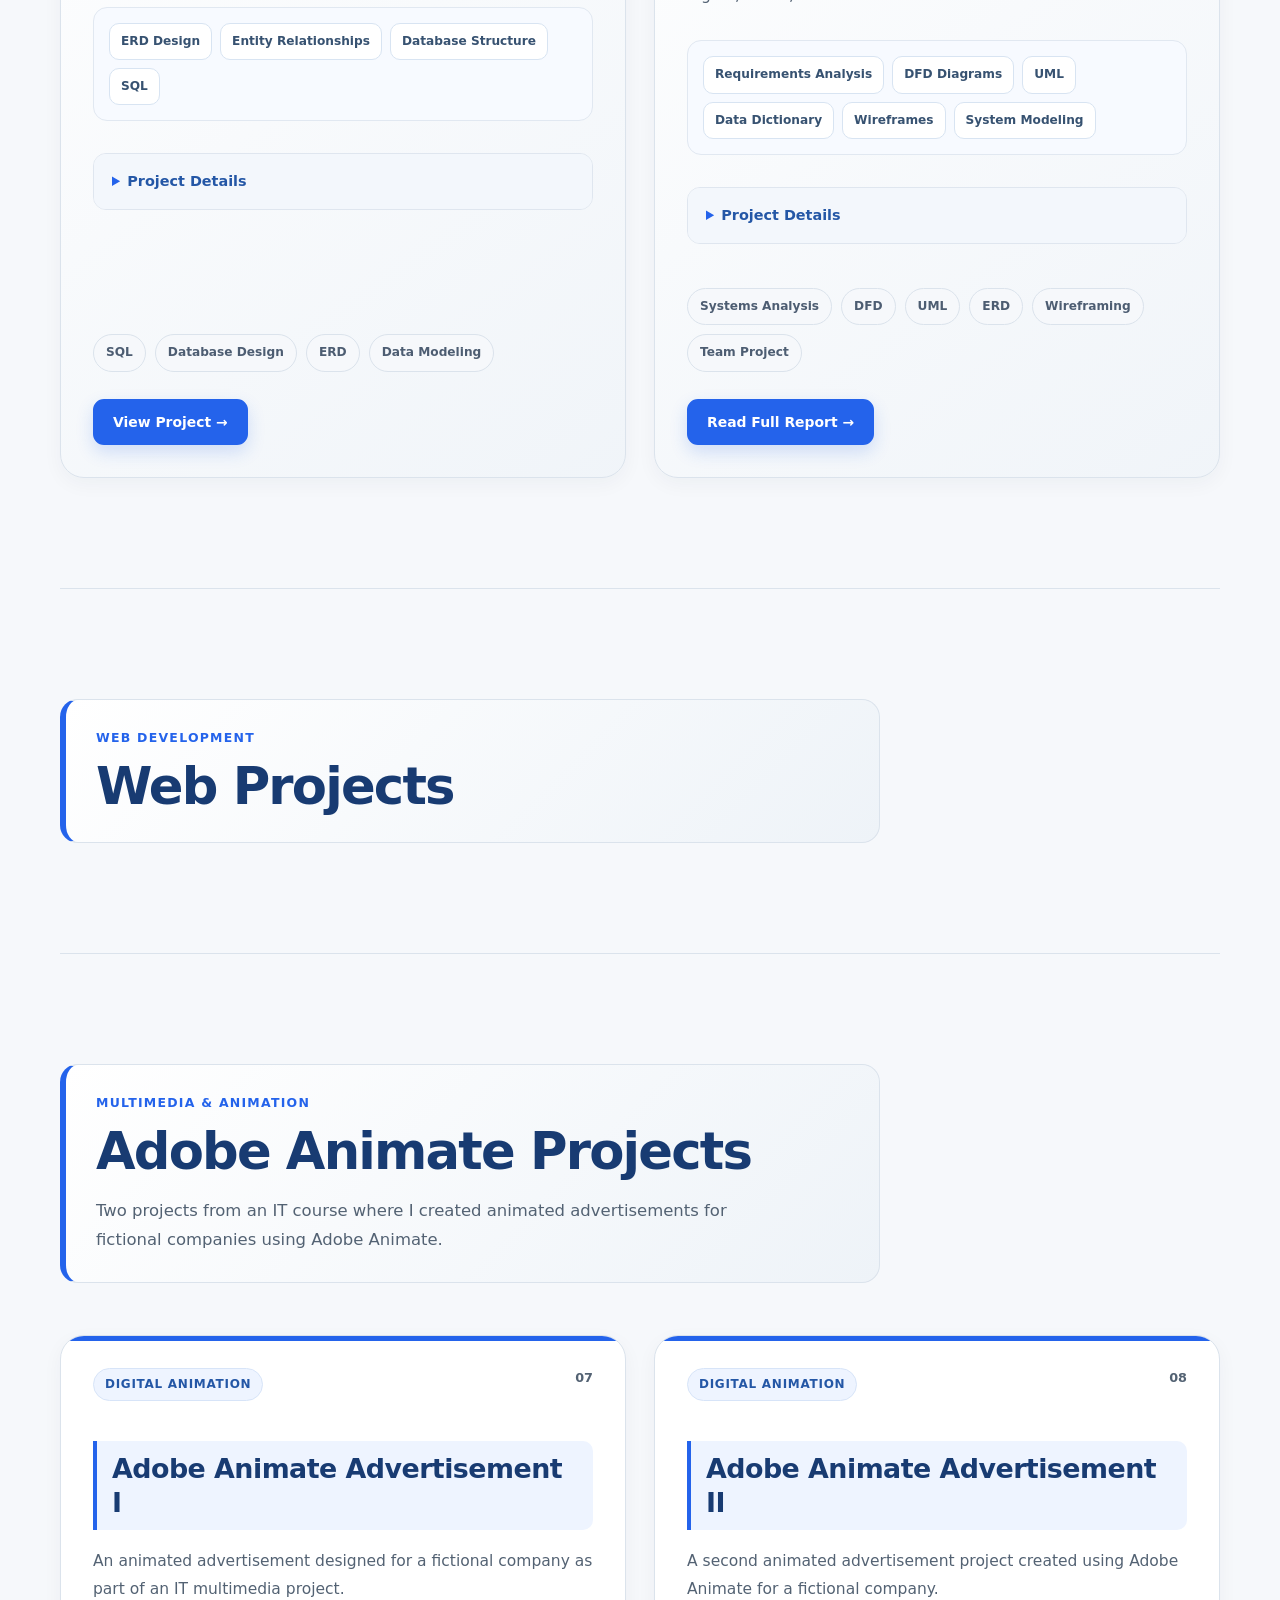
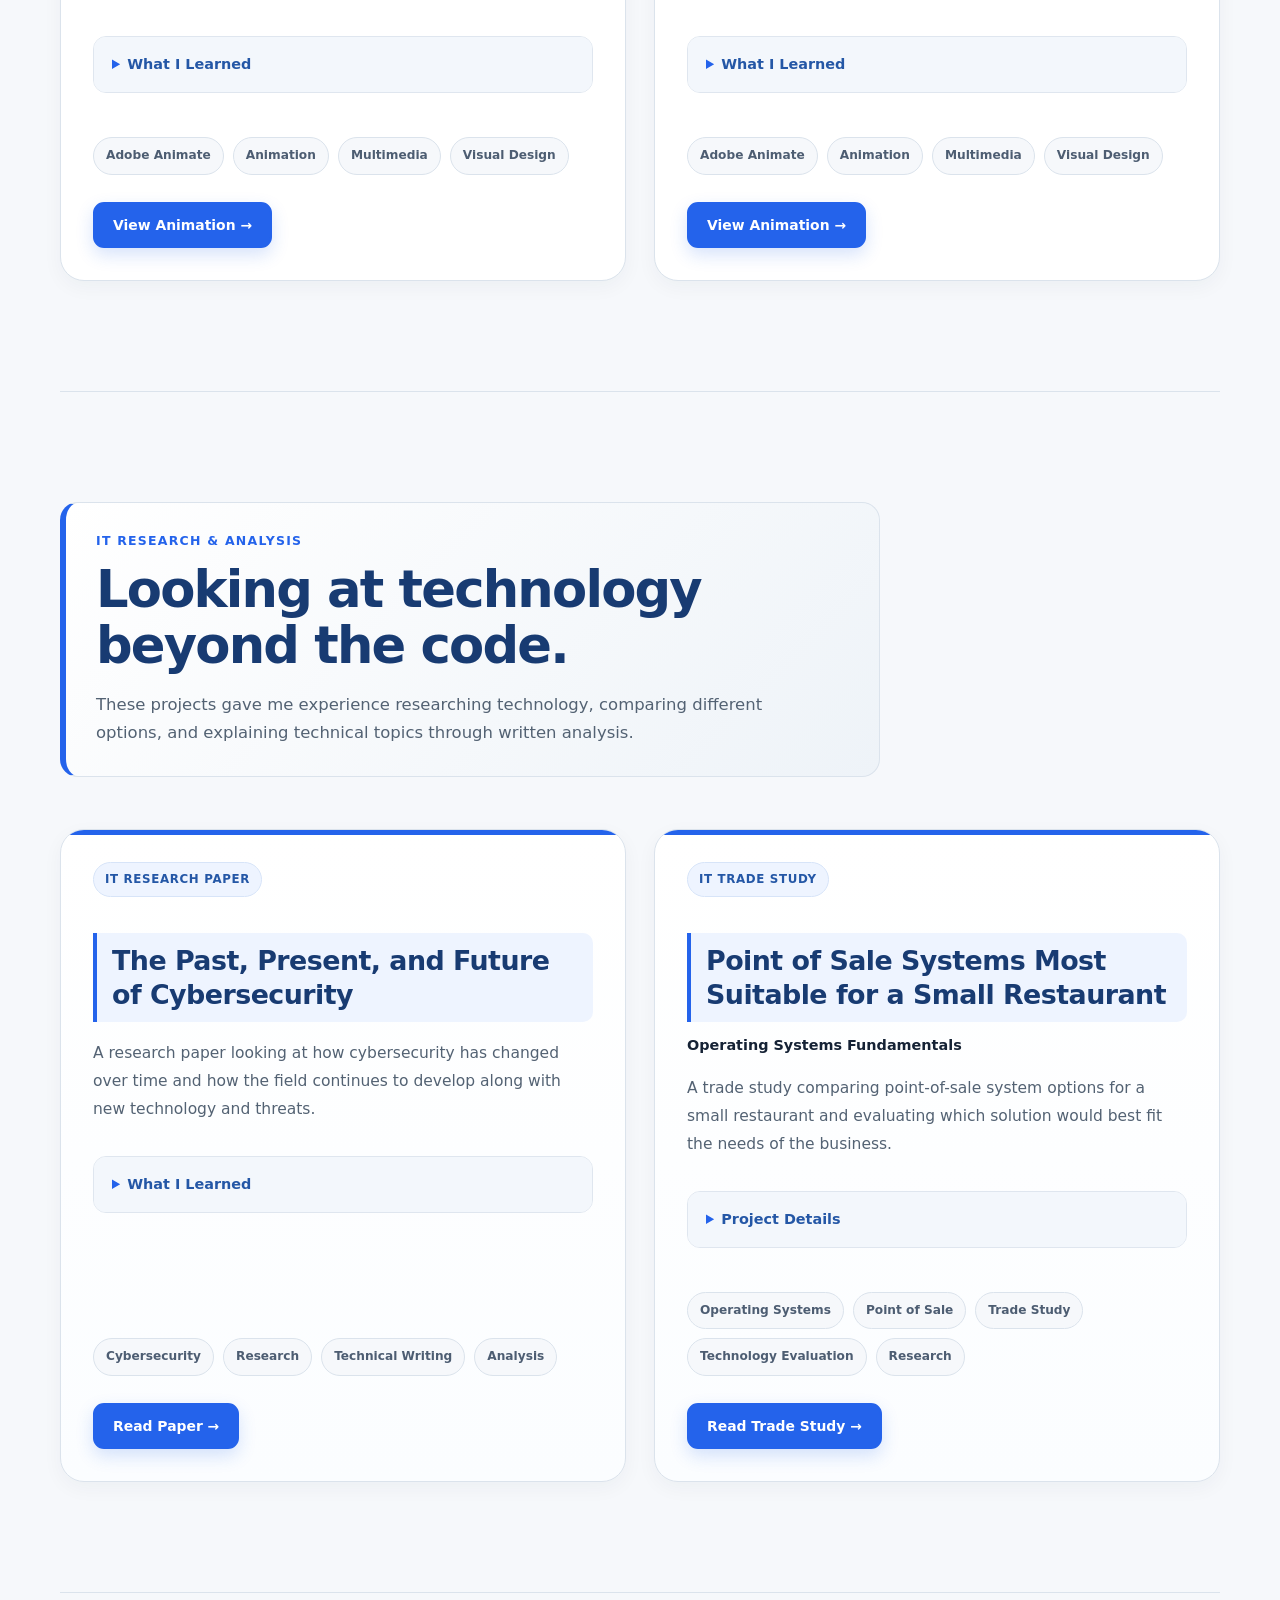
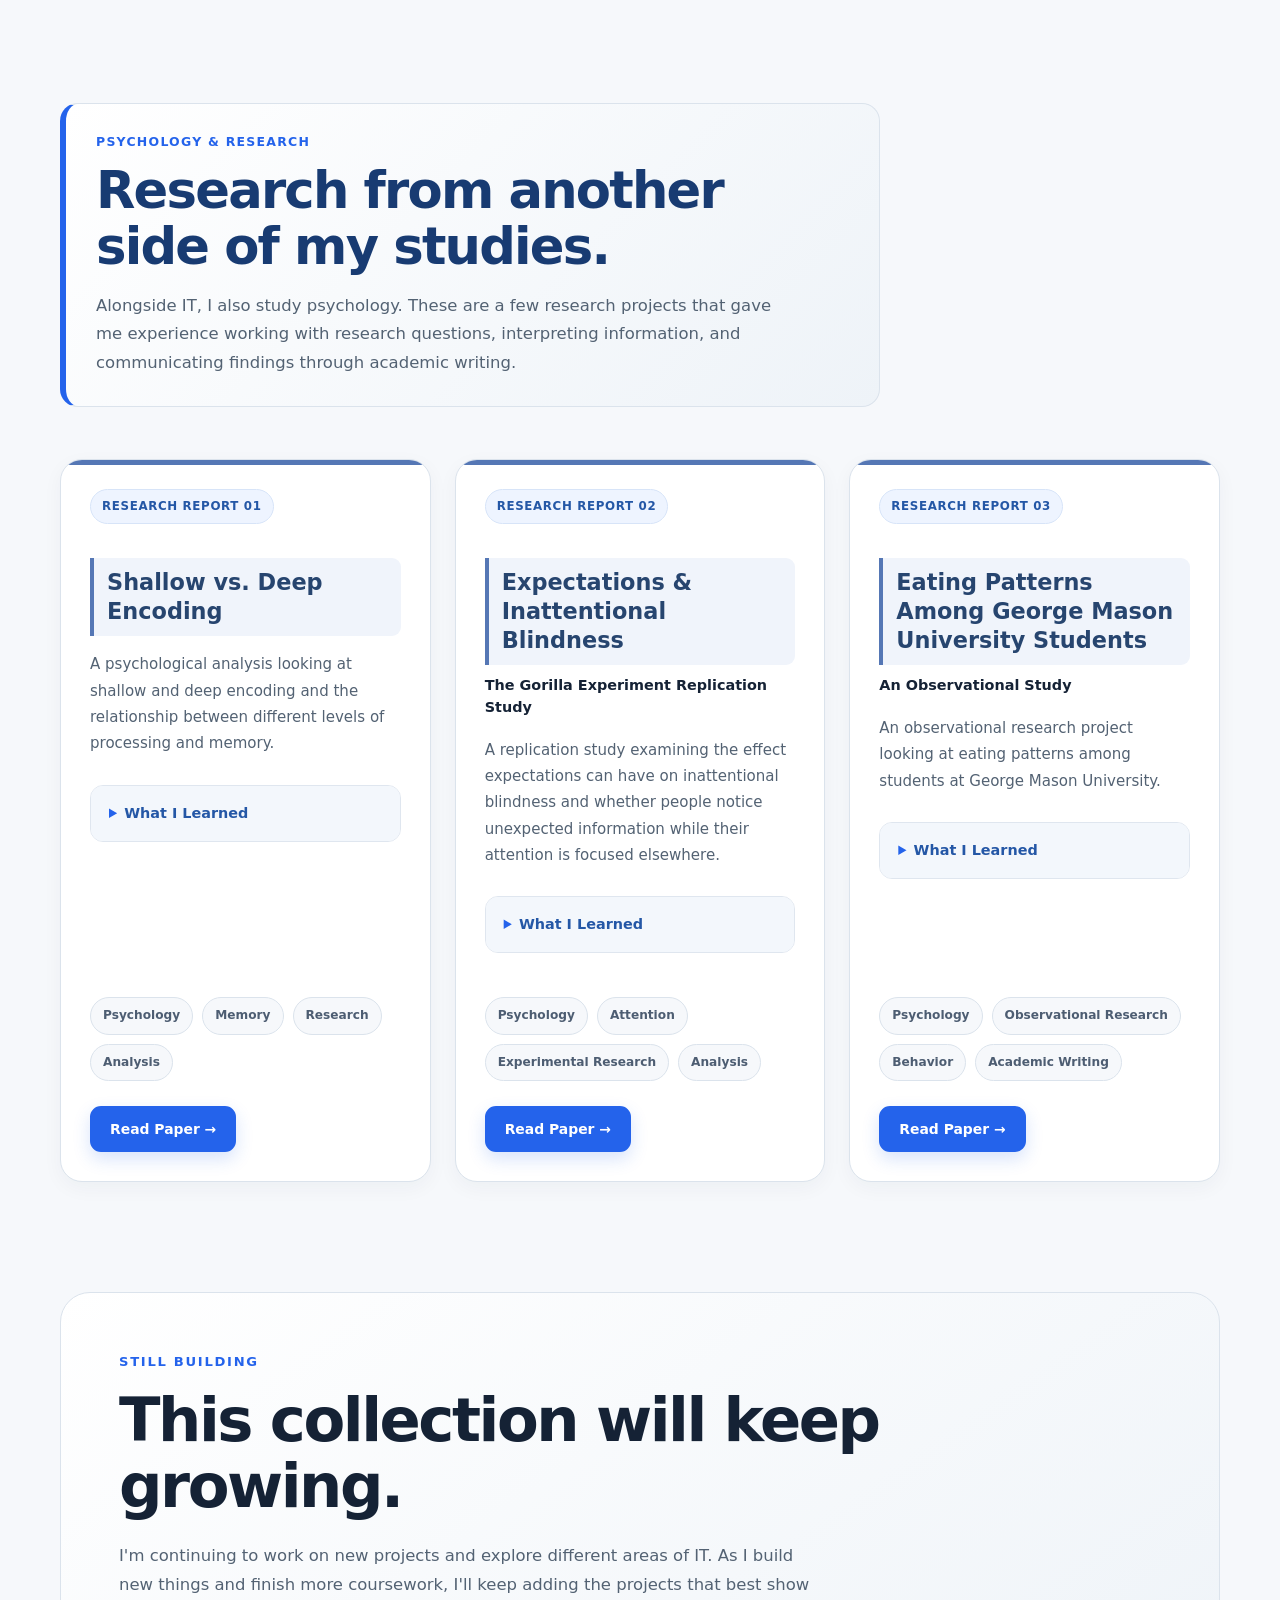
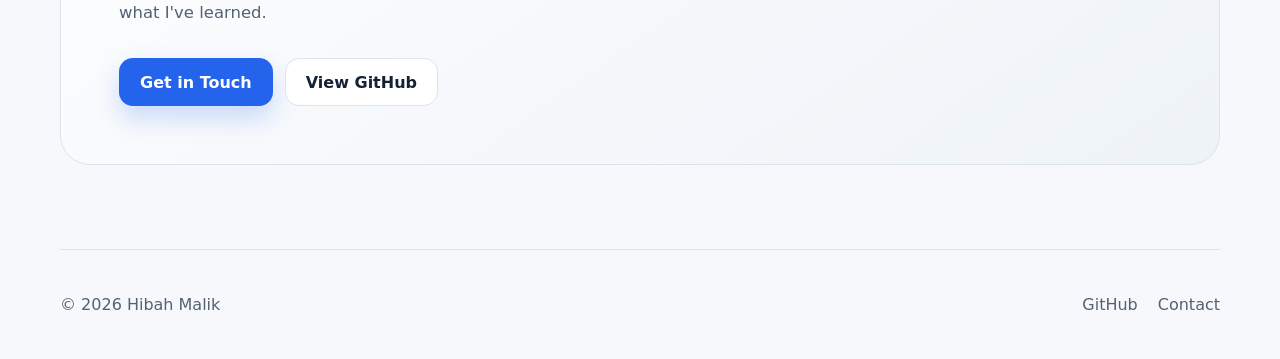
<file: projects.html>
<!DOCTYPE html>
<html lang="en">

<head>
  <meta charset="UTF-8">

  <meta
    name="viewport"
    content="width=device-width, initial-scale=1.0"
  >

  <meta
    name="description"
    content="Projects by Hibah Malik including Flutter development, Python applications, database design, systems analysis, multimedia, IT research, and psychology research."
  >

  <title>Projects | Hibah Malik</title>

  <link
    rel="icon"
    type="image/jpeg"
    href="assets/images/logo.png"
  >

  <link rel="stylesheet" href="style.css">
</head>

<body>


  <!-- =========================
       NAVIGATION
  ========================== -->

  <header class="site-header">

    <nav class="navbar" aria-label="Main navigation">

      <a
        class="logo"
        href="index.html"
        aria-label="Hibah Malik home"
      >
        <img
          src="assets/images/logo.png"
          alt="Hibah Malik"
        >
      </a>

      <button
        class="menu-toggle"
        type="button"
        aria-label="Open navigation menu"
        aria-expanded="false"
      >
        ☰
      </button>

      <ul class="nav-links">

        <li>
          <a href="index.html">Home</a>
        </li>

        <li>
          <a href="about.html">About</a>
        </li>

        <li>
          <a href="experience.html">Experience</a>
        </li>

        <li>
          <a class="active" href="projects.html">Projects</a>
        </li>

        <li>
          <a href="contact.html">Contact</a>
        </li>

      </ul>

    </nav>

  </header>



  <main>


    <!-- =========================
         HERO
    ========================== -->

    <section class="projects-hero">

      <p class="eyebrow">
        Projects
      </p>

      <h1>
        Things I've built, designed, and researched.
      </h1>

      <p class="projects-intro">
        My projects come from different parts of what I've studied
        and worked on so far, from programming and application
        development to systems design, research, and multimedia.
        These are some of the projects that stood out to me and
        helped me build different skills along the way.
      </p>

    </section>



    <!-- ==================================
         SOFTWARE & APP DEVELOPMENT
    =================================== -->

    <section class="projects-page-section">

      <div class="projects-section-heading">

        <p class="eyebrow">
          Software & App Development
        </p>

        <h2>
          Projects I've built with code.
        </h2>

        <p>
          These projects gave me hands-on experience turning ideas
          into working applications and learning how different parts
          of an app work together.
        </p>

      </div>


      <div class="featured-project-grid">


        <!-- ==================================
             HABITFLOW
        =================================== -->

        <article class="portfolio-project-card featured-portfolio-project">

          <div class="project-card-top">

            <span class="project-category">
              Flutter Application
            </span>

            <span class="project-number">
              01
            </span>

          </div>

          <h3>
            HabitFlow
          </h3>

          <p>
            A habit tracking application built with Flutter and Dart
            that gives users a simple place to create, organize, and
            keep track of daily habits.
          </p>


          <div class="project-tags">

            <span>Flutter</span>
            <span>Dart</span>
            <span>Flutter Web</span>
            <span>UI Development</span>

          </div>


          <details class="project-details">

            <summary>
              Project Details
            </summary>

            <div class="project-details-content">

              <h4>
                What I worked on
              </h4>

              <p>
                I worked on building the app interface, organizing
                the different parts of the application, and creating
                a simple experience for users to manage their habits.
                I also tested the application as a Flutter web app
                running directly in Chrome.
              </p>

              <h4>
                What I learned
              </h4>

              <p>
                HabitFlow gave me more hands-on experience with
                Flutter and Dart and helped me get more comfortable
                building layouts, working with user interactions,
                testing changes, and troubleshooting an application
                while developing it.
              </p>

            </div>

          </details>


          <div class="project-links">

            <a
              class="text-link"
              href="https://github.com/hibah-malik/habitflow"
              target="_blank"
              rel="noopener noreferrer"
            >
              View GitHub →
            </a>

          </div>

        </article>



        <!-- ==================================
             FLUTTER MULTI TOOL
        =================================== -->

        <article class="portfolio-project-card featured-portfolio-project">

          <div class="project-card-top">

            <span class="project-category">
              Flutter Application
            </span>

            <span class="project-number">
              02
            </span>

          </div>

          <h3>
            Flutter Multi-Tool App
          </h3>

          <p>
            A multi-page Flutter application that brings three
            smaller apps together in one place: a to-do list,
            counter, and BMI calculator.
          </p>


          <div class="project-tags">

            <span>Flutter</span>
            <span>Dart</span>
            <span>Navigation</span>
            <span>User Input</span>
            <span>State Changes</span>

          </div>


          <details class="project-details">

            <summary>
              Project Details
            </summary>

            <div class="project-details-content">

              <h4>
                What I worked on
              </h4>

              <p>
                I first built the to-do list, counter, and BMI
                calculator as separate pieces and then brought them
                together into one multi-page Flutter application.
                Each page has its own purpose while still being part
                of the same app.
              </p>

              <h4>
                What I learned
              </h4>

              <p>
                This project helped me understand Flutter navigation
                and how to organize different features inside one
                application. It also gave me more practice with user
                input, updating values on screen, and keeping the
                interface consistent between different pages.
              </p>

            </div>

          </details>


          <div class="project-links">

            <a
              class="text-link"
              href="https://github.com/hibah-malik/flutter-multi-tool-app"
              target="_blank"
              rel="noopener noreferrer"
            >
              View GitHub →
            </a>

          </div>

        </article>



        <!-- ==================================
             SMARTCART
        =================================== -->

        <article class="portfolio-project-card featured-portfolio-project">

          <div class="project-card-top">

            <span class="project-category">
              Python Desktop Application
            </span>

            <span class="project-number">
              03
            </span>

          </div>

          <h3>
            SmartCart
          </h3>

          <p>
            A desktop grocery checkout application with category
            browsing, inventory loading, cart management, coupon
            processing, and receipt generation.
          </p>


          <div class="project-tags">

            <span>Python</span>
            <span>Tkinter</span>
            <span>OOP</span>
            <span>File I/O</span>

          </div>


          <details class="project-details">

            <summary>
              Project Details
            </summary>

            <div class="project-details-content">

              <h4>
                What I worked on
              </h4>

              <p>
                I built the application around the full grocery
                checkout process. Users can browse products, add and
                remove items from their cart, apply coupons, and
                complete checkout while the application handles the
                information behind the interface.
              </p>

              <h4>
                What I learned
              </h4>

              <p>
                SmartCart helped me move beyond command-line programs
                and think more about how a user actually interacts
                with an application. I got more practice with Python,
                Tkinter, object-oriented programming, file handling,
                and connecting program logic to a graphical
                interface.
              </p>

            </div>

          </details>


          <div class="project-links">

            <a
              class="text-link"
              href="https://github.com/hibah-malik/python-grocery-checkout-gui"
              target="_blank"
              rel="noopener noreferrer"
            >
              View GitHub →
            </a>

          </div>

        </article>



        <!-- ==================================
             CLI CHECKOUT
        =================================== -->

        <article class="portfolio-project-card">

          <div class="project-card-top">

            <span class="project-category">
              Python CLI Application
            </span>

            <span class="project-number">
              04
            </span>

          </div>

          <h3>
            Grocery Checkout CLI
          </h3>

          <p>
            A text-based grocery checkout application with product
            lists, coupons, tax calculations, user login, and
            checkout functionality.
          </p>


          <div class="project-tags">

            <span>Python</span>
            <span>CLI</span>
            <span>Program Logic</span>
            <span>File I/O</span>

          </div>


          <details class="project-details">

            <summary>
              Project Details
            </summary>

            <div class="project-details-content">

              <h4>
                What I worked on
              </h4>

              <p>
                I created the checkout process using a command-line
                interface and worked with product information,
                coupons, taxes, and user accounts.
              </p>

              <h4>
                What I learned
              </h4>

              <p>
                This project helped me build a stronger foundation in
                Python logic and understand how the different parts
                of a checkout system can work together before I
                moved into building graphical applications.
              </p>

            </div>

          </details>


          <div class="project-links">

            <a
              class="text-link"
              href="https://github.com/hibah-malik/python-grocery-checkout"
              target="_blank"
              rel="noopener noreferrer"
            >
              View GitHub →
            </a>

          </div>

        </article>


      </div>

    </section>



    <!-- ==================================
         SYSTEMS & DATABASE DESIGN
    =================================== -->

    <section class="projects-page-section">

      <div class="projects-section-heading">

        <p class="eyebrow">
          Systems & Database Design
        </p>

        <h2>
          Planning how systems work.
        </h2>

        <p>
          These projects focused less on just writing code and more
          on understanding requirements, organizing data, and
          thinking about how different parts of a system connect.
        </p>

      </div>


      <div class="project-grid">


        <!-- ==================================
             SQL DATABASE
        =================================== -->

        <article class="portfolio-project-card featured-portfolio-project">

          <div class="project-card-top">

            <span class="project-category">
              Database Design
            </span>

            <span class="project-number">
              05
            </span>

          </div>

          <h3>
            SQL Database Design Project
          </h3>

          <p>
            A database design project focused on organizing
            information into related entities and showing how data
            connects throughout a relational database.
          </p>


          <div class="project-highlight-list">

            <span>ERD Design</span>
            <span>Entity Relationships</span>
            <span>Database Structure</span>
            <span>SQL</span>

          </div>


          <details class="project-details">

            <summary>
              Project Details
            </summary>

            <div class="project-details-content">

              <h4>
                What I worked on
              </h4>

              <p>
                I created ERD database designs and documented the
                relationships between different entities. The
                project also included screenshots of the database
                design and written explanations showing how the
                entities connect to one another.
              </p>

              <h4>
                What I learned
              </h4>

              <p>
                This project helped me understand database design
                beyond individual tables. I got more practice
                thinking about how information should be organized,
                where relationships belong, and how a clear database
                structure can make information easier to store and
                retrieve.
              </p>

            </div>

          </details>


          <div class="project-tags">

            <span>SQL</span>
            <span>Database Design</span>
            <span>ERD</span>
            <span>Data Modeling</span>

          </div>


          <div class="project-links">

            <a
              class="text-link"
              href="https://1drv.ms/b/c/0179bb5ada4f86a6/IQC9G-pRwN0pQKSKzesiBOFjAYVdpJrg9HgBA6prxR5Osl4?e=6fihrR"
              target="_blank"
              rel="noopener noreferrer"
            >
              View Project →
            </a>

          </div>

        </article>



        <!-- ==================================
             UNITICKET
        =================================== -->

        <article class="portfolio-project-card featured-portfolio-project">

          <div class="project-card-top">

            <span class="project-category">
              Systems Analysis & Design
            </span>

            <span class="project-number">
              06
            </span>

          </div>

          <h3>
            UniTicket: Multi-Service Booking System
          </h3>

          <p>
            A group systems analysis and design project focused on
            planning one platform where users could search and book
            flights, trains, and event tickets.
          </p>


          <div class="project-highlight-list">

            <span>Requirements Analysis</span>
            <span>DFD Diagrams</span>
            <span>UML</span>
            <span>Data Dictionary</span>
            <span>Wireframes</span>
            <span>System Modeling</span>

          </div>


          <details class="project-details">

            <summary>
              Project Details
            </summary>

            <div class="project-details-content">

              <h4>
                What we worked on
              </h4>

              <p>
                As a group, we planned UniTicket from the early
                problem and requirements stage through system and
                interface design. The project looked at stakeholders,
                functional and non-functional requirements,
                feasibility, risks, system processes, and the data
                needed to support the booking platform.
              </p>

              <p>
                The report also included context and Level-0 data
                flow diagrams, use cases, a data dictionary, UML
                models, wireframes, forms, and dashboard designs.
              </p>

              <h4>
                What I learned
              </h4>

              <p>
                This project helped me understand how much planning
                happens before a system is actually developed. It
                made me think about users, requirements, data,
                processes, security, and interface design as parts
                of the same system instead of treating each one
                separately.
              </p>

              <p>
                Working through the different phases also gave me
                more experience explaining technical decisions and
                working with a group to build one larger system
                design.
              </p>

            </div>

          </details>


          <div class="project-tags">

            <span>Systems Analysis</span>
            <span>DFD</span>
            <span>UML</span>
            <span>ERD</span>
            <span>Wireframing</span>
            <span>Team Project</span>

          </div>


          <div class="project-links">

            <a
              class="text-link"
              href="https://1drv.ms/b/c/0179bb5ada4f86a6/IQDn-pya1UHTSZWeUm0fIO-GAVtNzEWTciokwUNnA1XiDGE?e=aUgbg9"
              target="_blank"
              rel="noopener noreferrer"
            >
              Read Full Report →
            </a>

          </div>

        </article>


      </div>

    </section>



    <!-- ==================================
         WEB DEVELOPMENT
    =================================== -->

    <section class="projects-page-section web-projects-section">

      <div class="projects-section-heading">

        <p class="eyebrow">
          Web Development
        </p>

        <h2>
          Web Projects
        </h2>

      </div>


      <!--
        Intentionally left empty for now.

        Future projects:
        - Website built from scratch
        - Dreamweaver template customization
      -->


    </section>



    <!-- ==================================
         MULTIMEDIA
    =================================== -->

    <section class="projects-page-section">

      <div class="projects-section-heading">

        <p class="eyebrow">
          Multimedia & Animation
        </p>

        <h2>
          Adobe Animate Projects
        </h2>

        <p>
          Two projects from an IT course where I created animated
          advertisements for fictional companies using Adobe Animate.
        </p>

      </div>


      <div class="project-grid">


        <!-- ADOBE 1 -->

        <article class="portfolio-project-card">

          <div class="project-card-top">

            <span class="project-category">
              Digital Animation
            </span>

            <span class="project-number">
              07
            </span>

          </div>

          <h3>
            Adobe Animate Advertisement I
          </h3>

          <p>
            An animated advertisement designed for a fictional
            company as part of an IT multimedia project.
          </p>


          <details class="project-details">

            <summary>
              What I Learned
            </summary>

            <div class="project-details-content">

              <p>
                This project gave me practice working with Adobe
                Animate and thinking about how movement, timing,
                layout, and visual elements come together in a short
                digital advertisement.
              </p>

            </div>

          </details>


          <div class="project-tags">

            <span>Adobe Animate</span>
            <span>Animation</span>
            <span>Multimedia</span>
            <span>Visual Design</span>

          </div>


          <div class="project-links">

            <a
              class="text-link"
              href="https://1drv.ms/i/c/0179bb5ada4f86a6/EaaGT9pau3kggAF8FAAAAAABtoYns9UBACLUdh19fy6kLA?e=sbAvut"
              target="_blank"
              rel="noopener noreferrer"
            >
              View Animation →
            </a>

          </div>

        </article>



        <!-- ADOBE 2 -->

        <article class="portfolio-project-card">

          <div class="project-card-top">

            <span class="project-category">
              Digital Animation
            </span>

            <span class="project-number">
              08
            </span>

          </div>

          <h3>
            Adobe Animate Advertisement II
          </h3>

          <p>
            A second animated advertisement project created using
            Adobe Animate for a fictional company.
          </p>


          <details class="project-details">

            <summary>
              What I Learned
            </summary>

            <div class="project-details-content">

              <p>
                Creating another animation gave me more practice
                experimenting with digital media and building a
                visual idea around a specific message instead of
                only creating a static design.
              </p>

            </div>

          </details>


          <div class="project-tags">

            <span>Adobe Animate</span>
            <span>Animation</span>
            <span>Multimedia</span>
            <span>Visual Design</span>

          </div>


          <div class="project-links">

            <a
              class="text-link"
              href="https://1drv.ms/i/c/0179bb5ada4f86a6/IQCrrQSb8COZRZHs2eRKrDcSAf0OVXyZsOnuIbtlP3UJQ5I?e=gzX7nw"
              target="_blank"
              rel="noopener noreferrer"
            >
              View Animation →
            </a>

          </div>

        </article>


      </div>

    </section>



    <!-- ==================================
         IT RESEARCH
    =================================== -->

    <section class="projects-page-section">

      <div class="projects-section-heading">

        <p class="eyebrow">
          IT Research & Analysis
        </p>

        <h2>
          Looking at technology beyond the code.
        </h2>

        <p>
          These projects gave me experience researching technology,
          comparing different options, and explaining technical
          topics through written analysis.
        </p>

      </div>


      <div class="project-grid">


        <!-- CYBERSECURITY -->

        <article class="portfolio-project-card research-project-card">

          <span class="research-label">
            IT Research Paper
          </span>

          <h3>
            The Past, Present, and Future of Cybersecurity
          </h3>

          <p>
            A research paper looking at how cybersecurity has changed
            over time and how the field continues to develop along
            with new technology and threats.
          </p>


          <details class="project-details">

            <summary>
              What I Learned
            </summary>

            <div class="project-details-content">

              <p>
                This project gave me a chance to look at cybersecurity
                from a broader perspective instead of focusing on one
                tool or technical topic. It also gave me more practice
                researching technical information and turning it into
                a structured written report.
              </p>

            </div>

          </details>


          <div class="project-tags">

            <span>Cybersecurity</span>
            <span>Research</span>
            <span>Technical Writing</span>
            <span>Analysis</span>

          </div>


          <div class="project-links">

            <a
              class="text-link"
              href="https://1drv.ms/b/c/0179bb5ada4f86a6/IQBQ4KwGl-KXT5xUUR-4omElAVVVI8GKYYW7BGv-ZblINOU?e=Ei9fFu"
              target="_blank"
              rel="noopener noreferrer"
            >
              Read Paper →
            </a>

          </div>

        </article>



        <!-- POS TRADE STUDY -->

<article class="portfolio-project-card research-project-card">

  <span class="research-label">
    IT Trade Study
  </span>

  <h3>
    Point of Sale Systems Most Suitable for a Small Restaurant
  </h3>

  <p class="research-subtitle">
    Operating Systems Fundamentals
  </p>

  <p>
    A trade study comparing point-of-sale system options for a
    small restaurant and evaluating which solution would best fit
    the needs of the business.
  </p>


  <details class="project-details">

    <summary>
      Project Details
    </summary>

    <div class="project-details-content">

      <h4>
        What I worked on
      </h4>

      <p>
        For this project, I compared different point-of-sale system
        options and looked at how well each one matched the needs of
        a small restaurant. Rather than looking only at features, I
        considered how the technology would work in a real business
        environment and used the comparison to support a final
        recommendation.
      </p>


      <h4>
        What I learned
      </h4>

      <p>
        This project gave me more practice evaluating technology
        based on actual user and business needs. It helped me think
        about factors such as system capabilities, usability, and
        whether a technology solution makes sense for the
        environment where it will be used.
      </p>

      <p>
        I also gained more experience comparing technical options,
        organizing research, and explaining why one solution may be
        a better fit than another instead of simply choosing the
        system with the most features.
      </p>

    </div>

  </details>


  <div class="project-tags">

    <span>Operating Systems</span>
    <span>Point of Sale</span>
    <span>Trade Study</span>
    <span>Technology Evaluation</span>
    <span>Research</span>

  </div>


  <div class="project-links">

    <a
      class="text-link"
      href="https://1drv.ms/b/c/0179bb5ada4f86a6/IQAO0fr2NolrQoZyUXs0451EAf0fPMdvOIT1qAxmJAIf8tc?e=BaHLxv"
      target="_blank"
      rel="noopener noreferrer"
    >
      Read Trade Study →
    </a>

  </div>

</article>

    </section>



    <!-- ==================================
         PSYCHOLOGY
    =================================== -->

    <section class="projects-page-section psychology-projects-section">

      <div class="projects-section-heading">

        <p class="eyebrow">
          Psychology & Research
        </p>

        <h2>
          Research from another side of my studies.
        </h2>

        <p>
          Alongside IT, I also study psychology. These are a few
          research projects that gave me experience working with
          research questions, interpreting information, and
          communicating findings through academic writing.
        </p>

      </div>


      <div class="psych-project-grid">


        <!-- REPORT 1 -->

        <article class="psych-project-card">

          <span class="research-label">
            Research Report 01
          </span>

          <h3>
            Shallow vs. Deep Encoding
          </h3>

          <p>
            A psychological analysis looking at shallow and deep
            encoding and the relationship between different levels
            of processing and memory.
          </p>


          <details class="project-details">

            <summary>
              What I Learned
            </summary>

            <div class="project-details-content">

              <p>
                This project gave me more experience reading
                psychological research, thinking about how memory
                can be studied, and communicating the results of a
                research topic in a structured report.
              </p>

            </div>

          </details>


          <div class="project-tags">

            <span>Psychology</span>
            <span>Memory</span>
            <span>Research</span>
            <span>Analysis</span>

          </div>


          <a
            class="text-link"
            href="https://1drv.ms/b/c/0179bb5ada4f86a6/IQD28GhAw18JTKTMVBuw-0IWAYSL6Iv9Rafp0XGj1ZGxBKM?e=caf6Ob"
            target="_blank"
            rel="noopener noreferrer"
          >
            Read Paper →
          </a>

        </article>



        <!-- REPORT 2 -->

        <article class="psych-project-card">

          <span class="research-label">
            Research Report 02
          </span>

          <h3>
            Expectations & Inattentional Blindness
          </h3>

          <p class="research-subtitle">
            The Gorilla Experiment Replication Study
          </p>

          <p>
            A replication study examining the effect expectations
            can have on inattentional blindness and whether people
            notice unexpected information while their attention is
            focused elsewhere.
          </p>


          <details class="project-details">

            <summary>
              What I Learned
            </summary>

            <div class="project-details-content">

              <p>
                This report gave me a chance to work with an
                experimental psychology topic and think more about
                how attention, expectations, and perception can
                influence what people notice.
              </p>

            </div>

          </details>


          <div class="project-tags">

            <span>Psychology</span>
            <span>Attention</span>
            <span>Experimental Research</span>
            <span>Analysis</span>

          </div>


          <a
            class="text-link"
            href="https://onedrive.live.com/shared?id=%2Fpersonal%2F0179bb5ada4f86a6%2FDocuments%2FHibah%20Malik%20%2D%20Research%20Report%202%2Epdf&listurl=%2Fpersonal%2F0179bb5ada4f86a6%2FDocuments&ithint=file%2Cpdf&e=AyonvW&migratedtospo=true&parent=%2Fpersonal%2F0179bb5ada4f86a6%2FDocuments&ga=1"
            target="_blank"
            rel="noopener noreferrer"
          >
            Read Paper →
          </a>

        </article>



        <!-- REPORT 3 -->

        <article class="psych-project-card">

          <span class="research-label">
            Research Report 03
          </span>

          <h3>
            Eating Patterns Among George Mason University Students
          </h3>

          <p class="research-subtitle">
            An Observational Study
          </p>

          <p>
            An observational research project looking at eating
            patterns among students at George Mason University.
          </p>


          <details class="project-details">

            <summary>
              What I Learned
            </summary>

            <div class="project-details-content">

              <p>
                This project gave me experience looking at behavior
                through observation and thinking about how patterns
                can be identified and discussed without relying only
                on assumptions.
              </p>

            </div>

          </details>


          <div class="project-tags">

            <span>Psychology</span>
            <span>Observational Research</span>
            <span>Behavior</span>
            <span>Academic Writing</span>

          </div>


          <a
            class="text-link"
            href="https://1drv.ms/b/c/0179bb5ada4f86a6/IQCLV_H8x3ccRrsk5Fs68VoNARr8PYPk7jJ5XBLSNwO-Za8?e=eLuZzE"
            target="_blank"
            rel="noopener noreferrer"
          >
            Read Paper →
          </a>

        </article>


      </div>

    </section>



    <!-- ==================================
         CLOSING
    =================================== -->

    <section class="projects-closing">

      <p class="eyebrow">
        Still Building
      </p>

      <h2>
        This collection will keep growing.
      </h2>

      <p>
        I'm continuing to work on new projects and explore different
        areas of IT. As I build new things and finish more coursework,
        I'll keep adding the projects that best show what I've learned.
      </p>


      <div class="projects-closing-actions">

        <a
          class="button primary-button"
          href="contact.html"
        >
          Get in Touch
        </a>

        <a
          class="button secondary-button"
          href="https://github.com/hibah-malik"
          target="_blank"
          rel="noopener noreferrer"
        >
          View GitHub
        </a>

      </div>

    </section>


  </main>



  <!-- ==================================
       FOOTER
  =================================== -->

  <footer class="site-footer">

    <p>
      © <span id="current-year"></span> Hibah Malik
    </p>

    <div class="footer-links">

      <a
        href="https://github.com/hibah-malik"
        target="_blank"
        rel="noopener noreferrer"
      >
        GitHub
      </a>

      <a href="contact.html">
        Contact
      </a>

    </div>

  </footer>


  <script src="script.js"></script>

</body>

</html>
</file>
<file: style.css>
/* ========================================
   SITE VARIABLES
======================================== */

:root {
  --background: #f6f8fb;
  --surface: #ffffff;
  --surface-soft: #eef3f8;

  --text-primary: #152235;
  --text-secondary: #536273;

  --accent: #2463eb;
  --accent-dark: #1749b8;

  --border: #dbe3ec;

  --shadow: 0 18px 45px rgba(31, 50, 81, 0.1);

  --max-width: 1160px;
}


/* ========================================
   GLOBAL
======================================== */

* {
  box-sizing: border-box;
}

html {
  scroll-behavior: smooth;
}

body {
  margin: 0;
  background: var(--background);
  color: var(--text-primary);

  font-family:
    Inter,
    ui-sans-serif,
    system-ui,
    -apple-system,
    BlinkMacSystemFont,
    "Segoe UI",
    sans-serif;

  line-height: 1.6;

  display: block;
  visibility: visible;
  opacity: 1;
}

a {
  color: inherit;
  text-decoration: none;
}

img {
  max-width: 100%;
}

button,
a {
  -webkit-tap-highlight-color: transparent;
}


/* ========================================
   NAVIGATION
======================================== */

.site-header {
  position: sticky;
  top: 0;
  z-index: 1000;

  background: rgba(246, 248, 251, 0.94);

  border-bottom: 1px solid rgba(219, 227, 236, 0.8);

  backdrop-filter: blur(16px);

  display: block;
  visibility: visible;
  opacity: 1;
}

.navbar {
  width: min(calc(100% - 32px), var(--max-width));
  min-height: 76px;
  margin: 0 auto;

  display: flex;
  align-items: center;
  justify-content: space-between;
}


/* Logo */

.logo {
  width: 100px;
  height: 100px;

  border-radius: 50%;
  overflow: hidden;

  display: block;
  flex-shrink: 0;
}

.logo img {
  width: 100%;
  height: 100%;

  display: block;

  object-fit: cover;
  border-radius: 50%;

  border: 2px solid var(--border);

  transition:
    transform 180ms ease,
    border-color 180ms ease;
}

.logo:hover img {
  transform: scale(1.05);
  border-color: var(--accent);
}


/* Navigation Links */

.nav-links {
  display: flex;
  align-items: center;
  gap: 28px;

  margin: 0;
  padding: 0;

  list-style: none;
}

.nav-links a {
  color: var(--text-secondary);
  font-size: 0.96rem;
  font-weight: 650;
}

.nav-links a:hover,
.nav-links a.active {
  color: var(--accent);
}


/* Mobile Menu */

.menu-toggle {
  display: none;

  border: 0;
  background: transparent;

  color: var(--text-primary);
  font-size: 1.6rem;

  cursor: pointer;
}


/* ========================================
   MAIN
======================================== */

main {
  width: min(calc(100% - 32px), var(--max-width));
  margin: 0 auto;

  display: block;
  visibility: visible;
  opacity: 1;
}


/* ========================================
   SHARED TYPOGRAPHY
======================================== */

.eyebrow {
  margin: 0 0 12px;

  color: var(--accent);

  font-size: 0.82rem;
  font-weight: 800;

  letter-spacing: 0.13em;
  text-transform: uppercase;
}


/* ========================================
   BUTTONS
======================================== */

.button {
  min-height: 48px;

  padding: 0 20px;

  border: 1px solid transparent;
  border-radius: 14px;

  display: inline-flex;
  align-items: center;
  justify-content: center;

  font-weight: 750;

  transition:
    transform 180ms ease,
    box-shadow 180ms ease,
    background 180ms ease;
}

.button:hover {
  transform: translateY(-2px);
}

.primary-button {
  background: var(--accent);
  color: white;

  box-shadow: 0 12px 26px rgba(36, 99, 235, 0.22);
}

.primary-button:hover {
  background: var(--accent-dark);
}

.secondary-button {
  background: var(--surface);
  border-color: var(--border);
}

.secondary-button:hover {
  box-shadow: var(--shadow);
}


/* ========================================
   HOMEPAGE HERO
======================================== */

.hero {
  min-height: 680px;

  padding: 96px 0 72px;

  display: grid;

  grid-template-columns:
    minmax(0, 1.4fr)
    minmax(300px, 0.8fr);

  align-items: center;

  gap: 72px;
}

.hero h1 {
  max-width: 780px;

  margin: 0;

  font-size: clamp(3rem, 7vw, 5.8rem);

  line-height: 0.98;
  letter-spacing: -0.055em;
}

.hero-summary {
  max-width: 720px;

  margin: 28px 0 14px;

  color: var(--text-secondary);

  font-size: clamp(1.12rem, 2vw, 1.35rem);
}

.hero-focus {
  margin: 0;

  color: var(--text-primary);

  font-weight: 700;
}

.hero-actions {
  margin-top: 34px;

  display: flex;
  flex-wrap: wrap;

  gap: 14px;
}


/* Homepage Current Focus Card */

.hero-card {
  padding: 34px;

  border: 1px solid var(--border);
  border-radius: 28px;

  background:
    linear-gradient(
      145deg,
      rgba(255, 255, 255, 0.96),
      rgba(238, 243, 248, 0.96)
    );

  box-shadow: var(--shadow);
}

.card-label {
  margin: 0 0 10px;

  color: var(--accent);

  font-weight: 800;
}

.hero-card h2 {
  margin: 0;

  font-size: 1.7rem;

  line-height: 1.2;
}

.hero-card p {
  color: var(--text-secondary);
}

.quick-details {
  margin-top: 24px;

  display: grid;

  gap: 10px;
}

.quick-details span {
  padding: 12px 14px;

  border-radius: 12px;

  background: rgba(255, 255, 255, 0.78);

  color: var(--text-primary);

  font-weight: 650;
}


/* ========================================
   SHARED SECTIONS
======================================== */

.section {
  padding: 96px 0;
}

.section-heading {
  max-width: 760px;

  margin-bottom: 36px;
}

.section-heading h2 {
  margin: 0;

  font-size: clamp(2rem, 4vw, 3.5rem);

  line-height: 1.1;

  letter-spacing: -0.035em;
}


/* ========================================
   HOMEPAGE FEATURE CARDS
======================================== */

.feature-grid {
  display: grid;

  grid-template-columns:
    repeat(3, minmax(0, 1fr));

  gap: 22px;
}

.feature-card {
  padding: 28px;

  border: 1px solid var(--border);

  border-radius: 22px;

  background: var(--surface);
}

.feature-card h3 {
  margin-top: 0;
}

.feature-card p {
  color: var(--text-secondary);
}


/* ========================================
   PROJECT CARDS
======================================== */

.featured-projects-section {
  border-top: 1px solid var(--border);
}

.project-grid {
  display: grid;

  grid-template-columns:
    repeat(2, minmax(0, 1fr));

  gap: 22px;
}

.project-card {
  padding: 28px;

  border: 1px solid var(--border);

  border-radius: 22px;

  display: flex;

  flex-direction: column;

  background: var(--surface);

  transition:
    transform 180ms ease,
    box-shadow 180ms ease;
}

.project-card:hover {
  transform: translateY(-5px);

  box-shadow: var(--shadow);
}

.project-card-header {
  display: flex;

  align-items: center;

  justify-content: space-between;

  gap: 12px;
}

.project-type,
.project-year {
  color: var(--text-secondary);

  font-size: 0.82rem;

  font-weight: 750;
}

.project-card h3 {
  margin: 26px 0 10px;

  font-size: 1.45rem;
}

.project-card p {
  color: var(--text-secondary);
}

.project-tags {
  margin: auto 0 22px;

  padding-top: 16px;

  display: flex;

  flex-wrap: wrap;

  gap: 8px;
}

.project-tags span {
  padding: 7px 10px;

  border-radius: 999px;

  background: var(--surface-soft);

  color: var(--text-primary);

  font-size: 0.78rem;

  font-weight: 750;
}

.project-links {
  display: flex;

  flex-wrap: wrap;

  gap: 18px;
}

.text-link {
  color: var(--accent);

  font-weight: 800;
}

.text-link:hover {
  color: var(--accent-dark);
}

.section-action {
  margin-top: 32px;
}


/* ========================================
   HOMEPAGE CALLOUT
======================================== */

.callout-section {
  margin-bottom: 84px;

  padding: 42px;

  border-radius: 28px;

  display: flex;

  align-items: center;

  justify-content: space-between;

  gap: 28px;

  background: var(--text-primary);

  color: white;
}

.callout-section h2 {
  margin: 0;

  font-size: clamp(1.8rem, 4vw, 3rem);
}

.callout-section p:not(.eyebrow) {
  max-width: 680px;

  color: #c5d1df;
}


/* ========================================
   CONTACT PAGE
======================================== */

.contact-hero {
  max-width: 850px;

  padding: 110px 0 72px;
}

.contact-hero h1 {
  margin: 0;

  font-size: clamp(3.2rem, 8vw, 6rem);

  line-height: 1;

  letter-spacing: -0.055em;
}

.contact-intro {
  max-width: 680px;

  margin: 26px 0 0;

  color: var(--text-secondary);

  font-size: clamp(1.15rem, 2vw, 1.4rem);
}

.contact-section {
  padding: 72px 0;

  border-top: 1px solid var(--border);
}

.contact-grid {
  display: grid;

  grid-template-columns:
    repeat(2, minmax(0, 1fr));

  gap: 22px;
}

.contact-card {
  min-height: 280px;

  padding: 30px;

  border: 1px solid var(--border);

  border-radius: 22px;

  display: flex;

  align-items: flex-start;

  flex-direction: column;

  background: var(--surface);

  transition:
    transform 180ms ease,
    box-shadow 180ms ease,
    border-color 180ms ease;
}

.contact-card:hover {
  transform: translateY(-5px);

  border-color: rgba(36, 99, 235, 0.32);

  box-shadow: var(--shadow);
}

.contact-icon {
  min-width: 48px;

  height: 48px;

  padding: 0 12px;

  border-radius: 14px;

  display: inline-grid;

  place-items: center;

  background: var(--surface-soft);

  color: var(--accent);

  font-size: 1rem;

  font-weight: 850;
}

.contact-card h3 {
  margin: 24px 0 8px;

  font-size: 1.45rem;
}

.contact-card p {
  margin: 0 0 24px;

  color: var(--text-secondary);
}

.contact-card .text-link {
  margin-top: auto;
}


/* Contact Resume */

.resume-callout {
  margin: 54px 0;

  padding: 42px;

  border-radius: 28px;

  display: flex;

  align-items: center;

  justify-content: space-between;

  gap: 34px;

  background: var(--text-primary);

  color: white;
}

.resume-callout h2 {
  margin: 0;

  font-size: clamp(1.8rem, 4vw, 3rem);

  line-height: 1.15;
}

.resume-callout p:not(.eyebrow) {
  margin-bottom: 0;

  color: #c5d1df;
}


/* Contact Tags */

.tag-list {
  display: flex;

  flex-wrap: wrap;

  gap: 12px;
}

.tag-list span {
  padding: 11px 15px;

  border: 1px solid var(--border);

  border-radius: 999px;

  background: var(--surface);

  color: var(--text-primary);

  font-size: 0.92rem;

  font-weight: 700;
}

.focus-section {
  padding-bottom: 96px;
}


/* Contact Closing */

.contact-thank-you {
  margin-bottom: 84px;

  padding: 48px;

  border: 1px solid var(--border);

  border-radius: 28px;

  background:
    linear-gradient(
      145deg,
      rgba(255, 255, 255, 0.98),
      rgba(238, 243, 248, 0.96)
    );
}

.contact-thank-you h2 {
  max-width: 760px;

  margin: 0;

  font-size: clamp(2rem, 4vw, 3.5rem);

  line-height: 1.12;

  letter-spacing: -0.035em;
}

.contact-thank-you p:not(.eyebrow) {
  max-width: 760px;

  margin: 20px 0 28px;

  color: var(--text-secondary);

  font-size: 1.05rem;
}


/* ========================================
   ABOUT PAGE
======================================== */

.about-hero,
.about-section,
.about-future-section {
  display: block;
  visibility: visible;
  opacity: 1;
}


/* About Hero */

.about-hero {
  min-height: 700px;

  padding: 96px 0 110px;

  display: grid !important;

  grid-template-columns:
    minmax(0, 1.25fr)
    minmax(280px, 0.75fr);

  align-items: center;

  gap: 80px;

  visibility: visible !important;
  opacity: 1 !important;
}

.about-hero-content {
  display: block;

  visibility: visible !important;
  opacity: 1 !important;
}

.about-hero-content h1 {
  max-width: 820px;

  margin: 0;

  font-size: clamp(3rem, 6vw, 5.3rem);

  line-height: 1;

  letter-spacing: -0.055em;
}

.about-intro {
  max-width: 720px;

  margin: 26px 0 0;

  color: var(--text-secondary);

  font-size: clamp(1.05rem, 2vw, 1.25rem);

  line-height: 1.75;
}

.about-hero-actions {
  margin-top: 34px;

  display: flex;

  flex-wrap: wrap;

  gap: 14px;
}


/* About Portrait */

.about-photo-wrapper {
  position: relative;

  width: min(100%, 390px);

  justify-self: end;

  display: block;

  visibility: visible;
  opacity: 1;
}

.about-photo {
  width: 100%;

  aspect-ratio: 4 / 5;

  border: 1px solid var(--border);

  border-radius: 28px;

  display: block;

  object-fit: cover;

  box-shadow: var(--shadow);
}

.about-photo-note {
  position: absolute;

  right: -20px;

  bottom: -30px;

  width: min(280px, 85%);

  padding: 20px;

  border: 1px solid var(--border);

  border-radius: 18px;

  background: var(--surface);

  box-shadow: var(--shadow);
}

.about-photo-note span {
  color: var(--accent);

  font-size: 0.8rem;

  font-weight: 800;

  letter-spacing: 0.08em;

  text-transform: uppercase;
}

.about-photo-note p {
  margin: 7px 0 0;

  color: var(--text-primary);

  font-size: 0.94rem;

  font-weight: 650;

  line-height: 1.45;
}


/* Shared About Sections */

.about-section {
  padding: 96px 0;

  border-top: 1px solid var(--border);

  visibility: visible !important;
  opacity: 1 !important;
}


/* About Story */

.about-story-section {
  display: grid !important;

  grid-template-columns:
    minmax(220px, 0.55fr)
    minmax(0, 1.45fr);

  gap: 80px;

  visibility: visible !important;
  opacity: 1 !important;
}

.about-section-label {
  display: block;

  visibility: visible;
  opacity: 1;
}

.about-section-label h2 {
  margin: 0;

  font-size: clamp(2rem, 4vw, 3.4rem);

  line-height: 1.1;

  letter-spacing: -0.035em;
}

.about-story {
  max-width: 760px;

  display: block;

  visibility: visible;
  opacity: 1;
}

.about-story p {
  margin: 0 0 24px;

  color: var(--text-secondary);

  font-size: 1.07rem;

  line-height: 1.8;
}

.about-story p:first-child {
  color: var(--text-primary);

  font-size: 1.16rem;
}


/* Psychology + Technology */

.people-tech-section {
  padding-top: 72px;
  padding-bottom: 72px;
}

.people-tech-card {
  padding: 52px;

  border-radius: 30px;

  display: grid !important;

  grid-template-columns:
    minmax(0, 1fr)
    minmax(0, 1fr);

  gap: 70px;

  background: var(--text-primary);

  color: white;

  visibility: visible !important;
  opacity: 1 !important;
}

.people-tech-heading h2 {
  max-width: 520px;

  margin: 0;

  font-size: clamp(2rem, 4vw, 3.4rem);

  line-height: 1.1;

  letter-spacing: -0.035em;
}

.people-tech-content p {
  margin: 0 0 20px;

  color: #c5d1df;

  font-size: 1.05rem;

  line-height: 1.75;
}

.people-tech-content p:last-child {
  margin-bottom: 0;
}


/* About Interests */

.about-interest-grid {
  display: grid !important;

  grid-template-columns:
    repeat(2, minmax(0, 1fr));

  gap: 22px;

  visibility: visible !important;
  opacity: 1 !important;
}

.about-interest-card {
  min-height: 310px;

  padding: 30px;

  border: 1px solid var(--border);

  border-radius: 22px;

  display: flex;

  flex-direction: column;

  background: var(--surface);

  visibility: visible;
  opacity: 1;

  transition:
    transform 180ms ease,
    box-shadow 180ms ease,
    border-color 180ms ease;
}

.about-interest-card:hover {
  transform: translateY(-5px);

  border-color: rgba(36, 99, 235, 0.3);

  box-shadow: var(--shadow);
}

.interest-number {
  color: var(--accent);

  font-size: 0.82rem;

  font-weight: 850;

  letter-spacing: 0.08em;
}

.about-interest-card h3 {
  margin: auto 0 12px;

  font-size: 1.5rem;
}

.about-interest-card p {
  margin: 0;

  color: var(--text-secondary);
}


/* Outside IT */

.outside-section {
  padding: 72px 0;
}

.outside-card {
  padding: 52px;

  border: 1px solid var(--border);
  border-radius: 30px;

  display: block !important;

  background:
    linear-gradient(
      145deg,
      rgba(255, 255, 255, 0.98),
      rgba(238, 243, 248, 0.96)
    );

  visibility: visible !important;
  opacity: 1 !important;
}

.outside-card h2 {
  margin: 0;

  font-size: clamp(2rem, 4vw, 3.3rem);
  line-height: 1.1;
  letter-spacing: -0.035em;
}

.outside-content {
  margin-top: 20px;
  max-width: 760px;
}

.outside-content p {
  margin: 0 0 20px;

  color: var(--text-secondary);

  font-size: 1.05rem;
  line-height: 1.75;
}

.outside-content p:last-child {
  margin-bottom: 0;
}


/* Outside IT hobby cards */

.outside-interest-grid {
  display: grid;

  grid-template-columns:
    repeat(2, minmax(0, 1fr));

  gap: 20px;

  margin-top: 28px;
}

.outside-interest-card {
  padding: 24px;

  background: var(--surface);

  border: 1px solid var(--border);
  border-radius: 16px;

  box-shadow:
    0 10px 28px rgba(31, 50, 81, 0.07);

  transition:
    transform 160ms ease,
    box-shadow 160ms ease;
}

.outside-interest-card:hover {
  transform: translateY(-3px);

  box-shadow:
    0 14px 32px rgba(31, 50, 81, 0.11);
}

.outside-interest-icon {
  display: inline-flex;

  align-items: center;
  justify-content: center;

  width: 46px;
  height: 46px;

  margin-bottom: 16px;

  background: var(--surface-soft);

  border-radius: 12px;

  font-size: 1.35rem;
}

.outside-interest-card h3 {
  margin: 0 0 10px;

  color: var(--text-primary);

  font-size: 1.05rem;
}

.outside-interest-card p {
  margin: 0;

  color: var(--text-secondary);

  line-height: 1.7;
}


/* Mobile */

@media (max-width: 720px) {

  .outside-card {
    padding: 32px 24px;
  }

  .outside-interest-grid {
    grid-template-columns: 1fr;
  }

  .outside-interest-card {
    padding: 20px;
  }

}

/* Education */

.education-section {
  padding-bottom: 110px;
}

.education-grid {
  display: grid !important;

  grid-template-columns:
    repeat(2, minmax(0, 1fr));

  gap: 22px;

  visibility: visible !important;
  opacity: 1 !important;
}

.education-card {
  padding: 32px;

  border: 1px solid var(--border);

  border-radius: 22px;

  background: var(--surface);

  visibility: visible;
  opacity: 1;
}

.education-card-top {
  margin-bottom: 28px;
}

.education-type {
  padding: 7px 11px;

  border-radius: 999px;

  display: inline-block;

  background: var(--surface-soft);

  color: var(--accent);

  font-size: 0.78rem;

  font-weight: 800;
}

.education-card h3 {
  margin: 0 0 10px;

  font-size: 1.55rem;
}

.education-card p {
  color: var(--text-secondary);
}

.education-degree {
  margin-bottom: 4px;

  color: var(--text-primary) !important;

  font-weight: 700;
}

.education-minor {
  margin-top: 0;
}

.education-details {
  margin-top: 24px;

  display: flex;

  flex-wrap: wrap;

  gap: 8px;
}

.education-details span {
  padding: 7px 10px;

  border-radius: 999px;

  background: var(--surface-soft);

  font-size: 0.78rem;

  font-weight: 700;
}


/* Looking Ahead */

.about-future-section {
  margin-bottom: 84px;

  padding: 64px;

  border: 1px solid var(--border);

  border-radius: 30px;

  background:
    linear-gradient(
      145deg,
      rgba(255, 255, 255, 0.98),
      rgba(238, 243, 248, 0.96)
    );

  display: block !important;

  visibility: visible !important;
  opacity: 1 !important;
}

.about-future-content {
  max-width: 850px;

  display: block;

  visibility: visible;
  opacity: 1;
}

.about-future-content h2 {
  margin: 0 0 24px;

  font-size: clamp(2.2rem, 5vw, 4rem);

  line-height: 1.05;

  letter-spacing: -0.04em;
}

.about-future-content > p {
  max-width: 760px;

  color: var(--text-secondary);

  font-size: 1.05rem;

  line-height: 1.75;
}

.about-future-actions {
  margin-top: 32px;

  display: flex;

  flex-wrap: wrap;

  align-items: center;

  gap: 16px;
}


/* ========================================
   FOOTER
======================================== */

.site-footer {
  width: min(calc(100% - 32px), var(--max-width));

  min-height: 110px;

  margin: 0 auto;

  border-top: 1px solid var(--border);

  display: flex;

  align-items: center;

  justify-content: space-between;

  gap: 20px;

  color: var(--text-secondary);

  visibility: visible;
  opacity: 1;
}

.footer-links {
  display: flex;

  gap: 20px;
}

.footer-links a:hover {
  color: var(--accent);
}


/* ========================================
   TABLET
======================================== */

@media (max-width: 900px) {

  /* Home */

  .hero {
    grid-template-columns: 1fr;

    gap: 46px;
  }

  .feature-grid {
    grid-template-columns: 1fr;
  }

  .project-grid {
    grid-template-columns: 1fr;
  }

  .callout-section {
    align-items: flex-start;

    flex-direction: column;
  }


  /* Contact */

  .contact-grid {
    grid-template-columns: 1fr;
  }


  /* About */

  .about-hero {
    grid-template-columns: 1fr !important;

    gap: 64px;
  }

  .about-photo-wrapper {
    justify-self: start;

    width: min(100%, 420px);
  }

  .about-story-section {
    grid-template-columns: 1fr !important;

    gap: 36px;
  }

  .people-tech-card {
    grid-template-columns: 1fr !important;

    gap: 36px;
  }

  .outside-card {
    grid-template-columns: 1fr !important;

    gap: 36px;
  }

  .education-grid {
    grid-template-columns: 1fr !important;
  }

}


/* ========================================
   MOBILE
======================================== */

@media (max-width: 720px) {

  /* Navigation */

  .navbar {
    min-height: 68px;
  }

  .logo {
    width: 44px;
    height: 44px;
  }

  .menu-toggle {
    display: block;
  }

  .nav-links {
    position: absolute;

    top: 68px;

    right: 16px;
    left: 16px;

    padding: 18px;

    border: 1px solid var(--border);

    border-radius: 18px;

    display: none;

    align-items: stretch;

    flex-direction: column;

    gap: 4px;

    background: var(--surface);

    box-shadow: var(--shadow);
  }

  .nav-links.open {
    display: flex;
  }

  .nav-links a {
    padding: 12px;

    border-radius: 10px;
  }

  .nav-links a:hover {
    background: var(--surface-soft);
  }


  /* Buttons */

  .button {
    width: 100%;
  }


  /* Homepage */

  .hero {
    min-height: auto;

    padding-top: 72px;
  }

  .hero-actions {
    align-items: stretch;

    flex-direction: column;
  }


  /* Homepage Callout */

  .callout-section {
    padding: 34px 24px;
  }


  /* Contact */

  .contact-hero {
    padding: 72px 0 54px;
  }

  .contact-card {
    min-height: 250px;
  }

  .resume-callout {
    padding: 32px 24px;

    align-items: flex-start;

    flex-direction: column;
  }

  .resume-callout .button {
    width: 100%;
  }

  .contact-thank-you {
    padding: 32px 24px;
  }


  /* About Hero */

  .about-hero {
    min-height: auto;

    padding: 72px 0 90px;

    display: grid !important;

    grid-template-columns: 1fr !important;

    visibility: visible !important;
    opacity: 1 !important;
  }

  .about-hero-actions {
    flex-direction: column;
  }

  .about-hero-actions .button {
    width: 100%;
  }

  .about-photo-wrapper {
    width: calc(100% - 10px);
  }

  .about-photo-note {
    right: -10px;

    bottom: -34px;
  }


  /* About Sections */

  .about-section {
    padding: 72px 0;

    display: block;

    visibility: visible !important;
    opacity: 1 !important;
  }

  .about-story-section {
    display: grid !important;

    grid-template-columns: 1fr !important;
  }


  /* About Psychology */

  .people-tech-card {
    padding: 32px 24px;

    display: grid !important;

    grid-template-columns: 1fr !important;
  }


  /* Interests */

  .about-interest-grid {
    display: grid !important;

    grid-template-columns: 1fr !important;
  }

  .about-interest-card {
    min-height: 260px;
  }


  /* Outside */

  .outside-card {
    padding: 32px 24px;

    display: grid !important;

    grid-template-columns: 1fr !important;
  }


  /* Education */

  .education-grid {
    display: grid !important;

    grid-template-columns: 1fr !important;
  }


  /* Looking Ahead */

  .about-future-section {
    padding: 38px 24px;

    display: block !important;

    visibility: visible !important;
    opacity: 1 !important;
  }

  .about-future-actions {
    align-items: stretch;

    flex-direction: column;
  }

  .about-future-actions .button {
    width: 100%;
  }

  .about-future-actions .text-link {
    padding-top: 8px;

    text-align: center;
  }


  /* Footer */

  .site-footer {
    padding: 30px 0;

    align-items: flex-start;

    flex-direction: column;
  }

}

/* =========================================================
   PROJECTS PAGE
========================================================= */


/* ---------------------------------------------------------
   PROJECTS HERO
--------------------------------------------------------- */

.projects-hero {
  max-width: 940px;

  padding: 110px 0 100px;
}

.projects-hero .eyebrow {
  margin-bottom: 16px;
}

.projects-hero h1 {
  max-width: 900px;

  margin: 0;

  font-size: clamp(3.2rem, 7vw, 5.8rem);

  line-height: 1;
  letter-spacing: -0.055em;
}

.projects-intro {
  max-width: 780px;

  margin: 30px 0 0;

  color: var(--text-secondary);

  font-size: clamp(1.08rem, 2vw, 1.28rem);

  line-height: 1.75;
}


/* ---------------------------------------------------------
   PROJECT PAGE SECTIONS
--------------------------------------------------------- */

.projects-page-section {
  padding: 110px 0;

  border-top: 1px solid var(--border);
}


/* Section heading box */

.projects-section-heading {
  max-width: 820px;

  margin-bottom: 52px;

  padding: 28px 30px;

  border: 1px solid var(--border);
  border-left: 6px solid var(--accent);

  border-radius: 18px;

  background:
    linear-gradient(
      135deg,
      var(--surface),
      var(--surface-soft)
    );
}

.projects-section-heading .eyebrow {
  margin-bottom: 10px;

  color: var(--accent);

  font-size: 0.78rem;
  font-weight: 850;

  letter-spacing: 0.1em;

  text-transform: uppercase;
}

.projects-section-heading h2 {
  margin: 0;

  color: #183b72;

  font-size: clamp(2.1rem, 4vw, 3.5rem);

  line-height: 1.1;
  letter-spacing: -0.035em;
}

.projects-section-heading > p:not(.eyebrow) {
  max-width: 700px;

  margin: 17px 0 0;

  color: var(--text-secondary);

  font-size: 1.03rem;

  line-height: 1.75;
}


/* ---------------------------------------------------------
   PROJECT GRIDS
--------------------------------------------------------- */

.featured-project-grid,
.projects-page-section .project-grid {
  display: grid;

  grid-template-columns:
    repeat(2, minmax(0, 1fr));

  gap: 28px;
}

.psych-project-grid {
  display: grid;

  grid-template-columns:
    repeat(3, minmax(0, 1fr));

  gap: 24px;
}


/* ---------------------------------------------------------
   MAIN PROJECT CARDS
--------------------------------------------------------- */

.portfolio-project-card {
  position: relative;

  min-width: 0;
  min-height: 420px;

  padding: 32px;

  border: 1px solid var(--border);

  border-radius: 24px;

  overflow: hidden;

  display: flex;

  flex-direction: column;

  background: var(--surface);

  box-shadow:
    0 6px 20px rgba(31, 50, 81, 0.045);

  transition:
    transform 180ms ease,
    box-shadow 180ms ease,
    border-color 180ms ease;
}


/* Blue strip along top */

.portfolio-project-card::before {
  content: "";

  position: absolute;

  top: 0;
  left: 0;

  width: 100%;
  height: 5px;

  background: var(--accent);
}


.portfolio-project-card:hover {
  transform: translateY(-5px);

  border-color: rgba(36, 99, 235, 0.3);

  box-shadow: var(--shadow);
}


/* Featured project variation */

.featured-portfolio-project {
  background:
    linear-gradient(
      145deg,
      var(--surface),
      rgba(238, 243, 248, 0.72)
    );
}


/* ---------------------------------------------------------
   PROJECT CARD TOP
--------------------------------------------------------- */

.project-card-top {
  display: flex;

  align-items: flex-start;
  justify-content: space-between;

  gap: 18px;
}

.project-category {
  display: inline-block;

  padding: 7px 11px;

  border: 1px solid #d7e4f8;

  border-radius: 999px;

  background: #eef4ff;

  color: #2457a6;

  font-size: 0.75rem;
  font-weight: 800;

  letter-spacing: 0.06em;

  line-height: 1.4;

  text-transform: uppercase;
}

.project-number {
  flex-shrink: 0;

  color: var(--text-secondary);

  font-size: 0.8rem;
  font-weight: 800;
}


/* ---------------------------------------------------------
   PROJECT TITLES
--------------------------------------------------------- */

.portfolio-project-card h3 {
  width: fit-content;
  max-width: 100%;

  margin: 40px 0 18px;

  padding: 11px 15px;

  border-left: 4px solid var(--accent);

  border-radius: 0 10px 10px 0;

  background: #eef4ff;

  color: #183b72;

  font-size: 1.68rem;
  font-weight: 850;

  line-height: 1.25;

  letter-spacing: -0.02em;
}


/* Main project description */

.portfolio-project-card > p {
  margin: 0 0 26px;

  color: var(--text-secondary);

  font-size: 0.97rem;

  line-height: 1.8;
}


/* ---------------------------------------------------------
   PROJECT HIGHLIGHT BOX
   Used for UniTicket / SQL-style project features
--------------------------------------------------------- */

.project-highlight-list {
  margin: 4px 0 26px;

  padding: 15px;

  border: 1px solid #e1e8f1;

  border-radius: 14px;

  display: flex;

  flex-wrap: wrap;

  gap: 8px;

  background: #f7faff;
}

.project-highlight-list span {
  padding: 8px 11px;

  border: 1px solid #d8e4f2;

  border-radius: 10px;

  background: var(--surface);

  color: #375271;

  font-size: 0.76rem;
  font-weight: 750;
}


/* ---------------------------------------------------------
   EXPANDABLE PROJECT DETAILS
--------------------------------------------------------- */

.project-details {
  margin: 6px 0 26px;

  border: 1px solid #dfe6ef;

  border-radius: 13px;

  overflow: hidden;

  background: #fafcff;
}

.project-details summary {
  padding: 16px 18px;

  background: #f3f7fc;

  color: #2457a6;

  font-size: 0.9rem;
  font-weight: 800;

  cursor: pointer;

  user-select: none;
}

.project-details summary:hover {
  background: #edf4fc;
}

.project-details summary::marker {
  color: var(--accent);
}

.project-details[open] summary {
  border-bottom: 1px solid #dfe6ef;

  background: #edf4fc;
}

.project-details-content {
  padding: 22px 19px 24px;
}

.project-details-content h4 {
  margin: 0 0 9px;

  color: #183b72;

  font-size: 0.82rem;
  font-weight: 850;

  letter-spacing: 0.07em;

  text-transform: uppercase;
}

.project-details-content h4:not(:first-child) {
  margin-top: 26px;
}

.project-details-content p {
  margin: 0;

  color: var(--text-secondary);

  font-size: 0.94rem;

  line-height: 1.75;
}

.project-details-content p + p {
  margin-top: 13px;
}


/* ---------------------------------------------------------
   PROJECT TAGS
--------------------------------------------------------- */

.projects-page-section .project-tags,
.psych-project-card .project-tags {
  margin-top: auto;
  margin-bottom: 25px;

  padding-top: 18px;

  display: flex;

  flex-wrap: wrap;

  gap: 9px;
}

.projects-page-section .project-tags span,
.psych-project-card .project-tags span {
  padding: 8px 12px;

  border: 1px solid var(--border);

  border-radius: 999px;

  background: #f6f8fb;

  color: #4d5d72;

  font-size: 0.76rem;
  font-weight: 750;
}


/* ---------------------------------------------------------
   PROJECT ACTION BUTTONS
--------------------------------------------------------- */

.projects-page-section .project-links {
  display: flex;

  flex-wrap: wrap;

  align-items: center;

  gap: 12px;

  margin-top: 2px;
}


/* GitHub / Paper / Report / Animation buttons */

.portfolio-project-card .text-link,
.psych-project-card .text-link {
  display: inline-flex;

  align-items: center;
  justify-content: center;

  width: fit-content;

  min-height: 44px;

  padding: 10px 18px;

  border: 2px solid var(--accent);

  border-radius: 11px;

  background: var(--accent);

  color: white;

  font-size: 0.87rem;
  font-weight: 800;

  text-decoration: none;

  box-shadow:
    0 7px 17px rgba(36, 99, 235, 0.18);

  transition:
    transform 160ms ease,
    background 160ms ease,
    box-shadow 160ms ease;
}

.portfolio-project-card .text-link:hover,
.psych-project-card .text-link:hover {
  color: white;

  transform: translateY(-2px);

  background: var(--accent-dark);

  box-shadow:
    0 10px 22px rgba(36, 99, 235, 0.25);
}


/* ---------------------------------------------------------
   IT RESEARCH CARDS
--------------------------------------------------------- */

.research-project-card {
  min-height: 420px;

  background:
    linear-gradient(
      180deg,
      var(--surface) 0%,
      #fbfdff 100%
    );
}

.research-label {
  display: inline-flex;

  align-self: flex-start;

  align-items: center;

  padding: 7px 11px;

  border: 1px solid #d7e4f8;

  border-radius: 999px;

  background: #eef4ff;

  color: #2457a6;

  font-size: 0.74rem;
  font-weight: 800;

  letter-spacing: 0.055em;

  text-transform: uppercase;
}

.research-project-card h3 {
  margin-top: 36px;
}

.research-subtitle {
  margin: -5px 0 18px !important;

  color: var(--text-primary) !important;

  font-size: 0.9rem !important;
  font-weight: 750;

  line-height: 1.5 !important;
}


/* ---------------------------------------------------------
   PSYCHOLOGY PROJECTS
--------------------------------------------------------- */

.psychology-projects-section {
  padding-bottom: 110px;
}

.psych-project-card {
  position: relative;

  min-width: 0;
  min-height: 460px;

  padding: 29px;

  border: 1px solid var(--border);

  border-radius: 22px;

  overflow: hidden;

  display: flex;

  flex-direction: column;

  background: var(--surface);

  box-shadow:
    0 6px 20px rgba(31, 50, 81, 0.045);

  transition:
    transform 180ms ease,
    box-shadow 180ms ease,
    border-color 180ms ease;
}


/* Slightly different top strip for psychology */

.psych-project-card::before {
  content: "";

  position: absolute;

  top: 0;
  left: 0;

  width: 100%;
  height: 5px;

  background: #5577b5;
}

.psych-project-card:hover {
  transform: translateY(-5px);

  border-color: rgba(36, 99, 235, 0.3);

  box-shadow: var(--shadow);
}

.psych-project-card h3 {
  width: fit-content;
  max-width: 100%;

  margin: 34px 0 15px;

  padding: 10px 13px;

  border-left: 4px solid #5577b5;

  border-radius: 0 9px 9px 0;

  background: #f0f4fb;

  color: #27456f;

  font-size: 1.4rem;
  font-weight: 850;

  line-height: 1.3;
}

.psych-project-card > p {
  margin: 0 0 22px;

  color: var(--text-secondary);

  font-size: 0.94rem;

  line-height: 1.75;
}

.psych-project-card .research-subtitle {
  margin-top: -5px !important;
  margin-bottom: 18px !important;
}


/* ---------------------------------------------------------
   WEB DEVELOPMENT PLACEHOLDER SECTION
--------------------------------------------------------- */

.web-projects-section {
  min-height: 280px;
}

.web-projects-section .projects-section-heading {
  margin-bottom: 0;
}


/* ---------------------------------------------------------
   PROJECTS CLOSING SECTION
--------------------------------------------------------- */

.projects-closing {
  margin-bottom: 84px;

  padding: 58px;

  border: 1px solid var(--border);

  border-radius: 30px;

  background:
    linear-gradient(
      145deg,
      var(--surface),
      var(--surface-soft)
    );
}

.projects-closing .eyebrow {
  margin-bottom: 16px;
}

.projects-closing h2 {
  max-width: 760px;

  margin: 0;

  color: var(--text-primary);

  font-size: clamp(2.1rem, 5vw, 3.8rem);

  line-height: 1.08;
  letter-spacing: -0.04em;
}

.projects-closing > p:not(.eyebrow) {
  max-width: 700px;

  margin: 22px 0 30px;

  color: var(--text-secondary);

  font-size: 1.03rem;

  line-height: 1.75;
}

.projects-closing-actions {
  display: flex;

  flex-wrap: wrap;

  gap: 12px;
}


/* =========================================================
   PROJECTS PAGE TABLET
========================================================= */

@media (max-width: 900px) {

  .featured-project-grid,
  .projects-page-section .project-grid,
  .psych-project-grid {
    grid-template-columns: 1fr;
  }

  .portfolio-project-card,
  .featured-portfolio-project,
  .research-project-card,
  .psych-project-card {
    min-height: auto;
  }

}


/* =========================================================
   PROJECTS PAGE MOBILE
========================================================= */

@media (max-width: 720px) {

  .projects-hero {
    padding: 72px 0 70px;
  }

  .projects-hero h1 {
    font-size: clamp(2.8rem, 13vw, 4rem);
  }

  .projects-intro {
    margin-top: 24px;

    font-size: 1rem;
  }


  /* Sections */

  .projects-page-section {
    padding: 78px 0;
  }

  .projects-section-heading {
    margin-bottom: 34px;

    padding: 22px 20px;

    border-left-width: 5px;
  }

  .projects-section-heading h2 {
    font-size: clamp(2rem, 10vw, 3rem);
  }


  /* Project cards */

  .portfolio-project-card,
  .psych-project-card {
    padding: 24px;

    border-radius: 20px;
  }

  .portfolio-project-card h3,
  .psych-project-card h3 {
    width: 100%;
  }

  .portfolio-project-card h3 {
    margin-top: 34px;

    font-size: 1.46rem;
  }

  .psych-project-card h3 {
    font-size: 1.3rem;
  }


  /* Details */

  .project-details summary {
    padding: 15px 16px;
  }

  .project-details-content {
    padding: 19px 16px 21px;
  }


  /* Action buttons */

  .portfolio-project-card .text-link,
  .psych-project-card .text-link {
    width: 100%;

    text-align: center;
  }


  /* Empty web section */

  .web-projects-section {
    min-height: 220px;
  }


  /* Closing */

  .projects-closing {
    padding: 38px 24px;

    border-radius: 24px;
  }

  .projects-closing-actions {
    align-items: stretch;

    flex-direction: column;
  }

  .projects-closing-actions .button {
    width: 100%;
  }

}


/* =========================================================
   PROJECTS PAGE SMALL MOBILE
========================================================= */

@media (max-width: 480px) {

  .projects-hero {
    padding-top: 58px;
  }

  .projects-hero h1 {
    font-size: 2.6rem;
  }

  .portfolio-project-card,
  .psych-project-card {
    padding: 21px;
  }

  .project-card-top {
    gap: 12px;
  }

  .project-category {
    font-size: 0.7rem;
  }

  .project-highlight-list span {
    font-size: 0.71rem;
  }

}

/* =========================================================
   EXPERIENCE PAGE
========================================================= */


/* ---------------------------------------------------------
   HERO
--------------------------------------------------------- */

.experience-hero {
  max-width: 980px;

  padding: 110px 0 100px;
}

.experience-hero .eyebrow {
  margin-bottom: 16px;
}

.experience-hero h1 {
  max-width: 950px;

  margin: 0;

  font-size: clamp(3.1rem, 7vw, 5.7rem);

  line-height: 1;

  letter-spacing: -0.055em;
}

.experience-intro {
  max-width: 780px;

  margin: 30px 0 0;

  color: var(--text-secondary);

  font-size: clamp(1.08rem, 2vw, 1.28rem);

  line-height: 1.75;
}


/* ---------------------------------------------------------
   SECTIONS
--------------------------------------------------------- */

.experience-page-section {
  padding: 108px 0;

  border-top: 1px solid var(--border);
}

.experience-section-heading {
  max-width: 820px;

  margin-bottom: 52px;

  padding: 28px 30px;

  border: 1px solid var(--border);
  border-left: 6px solid var(--accent);

  border-radius: 18px;

  background:
    linear-gradient(
      135deg,
      var(--surface),
      var(--surface-soft)
    );
}

.experience-section-heading .eyebrow {
  margin-bottom: 10px;
}

.experience-section-heading h2 {
  margin: 0;

  color: #183b72;

  font-size: clamp(2.1rem, 4vw, 3.5rem);

  line-height: 1.1;

  letter-spacing: -0.035em;
}

.experience-section-heading > p:not(.eyebrow) {
  max-width: 700px;

  margin: 17px 0 0;

  color: var(--text-secondary);

  line-height: 1.75;
}


/* ---------------------------------------------------------
   FEATURED EXPERIENCE
--------------------------------------------------------- */

.featured-experience-card {
  position: relative;

  margin-bottom: 38px;

  padding: 40px;

  border: 1px solid var(--border);

  border-radius: 28px;

  overflow: hidden;

  background:
    linear-gradient(
      145deg,
      var(--surface),
      rgba(238, 243, 248, 0.65)
    );

  box-shadow:
    0 8px 24px rgba(31, 50, 81, 0.055);
}

.featured-experience-card::before {
  content: "";

  position: absolute;

  top: 0;
  left: 0;

  width: 100%;
  height: 6px;

  background: var(--accent);
}

.experience-card-header {
  display: flex;

  align-items: flex-start;
  justify-content: space-between;

  gap: 32px;
}

.experience-type {
  display: inline-block;

  padding: 7px 11px;

  border: 1px solid #d7e4f8;

  border-radius: 999px;

  background: #eef4ff;

  color: #2457a6;

  font-size: 0.74rem;
  font-weight: 800;

  letter-spacing: 0.055em;

  text-transform: uppercase;
}

.experience-card-header h3 {
  margin: 24px 0 6px;

  color: #183b72;

  font-size: clamp(2rem, 4vw, 3rem);

  line-height: 1.1;

  letter-spacing: -0.035em;
}

.experience-role {
  margin: 0;

  color: var(--text-primary);

  font-size: 1.08rem;

  font-weight: 750;
}

.experience-date {
  padding: 10px 14px;

  border: 1px solid var(--border);

  border-radius: 12px;

  background: var(--surface);

  color: var(--text-secondary);

  font-size: 0.88rem;

  font-weight: 750;
}

.experience-location {
  margin: 12px 0 0;

  color: var(--text-secondary);

  font-size: 0.92rem;
}

.experience-summary {
  max-width: 900px;

  margin: 34px 0 40px;

  color: var(--text-secondary);

  font-size: 1.04rem;

  line-height: 1.8;
}


/* ---------------------------------------------------------
   FEATURE FOCUS GRID
--------------------------------------------------------- */

.experience-focus-grid {
  display: grid;

  grid-template-columns:
    repeat(2, minmax(0, 1fr));

  gap: 18px;
}

.experience-focus-card {
  padding: 26px;

  border: 1px solid var(--border);

  border-radius: 18px;

  background: var(--surface);
}

.focus-number {
  color: var(--accent);

  font-size: 0.78rem;

  font-weight: 850;

  letter-spacing: 0.08em;
}

.experience-focus-card h4 {
  margin: 18px 0 12px;

  color: #183b72;

  font-size: 1.2rem;
}

.experience-focus-card p {
  margin: 0;

  color: var(--text-secondary);

  line-height: 1.75;
}

.experience-focus-card p + p {
  margin-top: 14px;
}


/* ---------------------------------------------------------
   WHAT I LEARNED
--------------------------------------------------------- */

.experience-learned {
  margin-top: 30px;

  padding: 28px;

  border-left: 5px solid var(--accent);

  border-radius: 0 16px 16px 0;

  background: #f5f8fd;
}

.experience-learned-label,
.experience-detail-label {
  margin: 0 0 14px !important;

  color: #183b72 !important;

  font-size: 0.82rem !important;

  font-weight: 850;

  letter-spacing: 0.07em;

  text-transform: uppercase;
}

.experience-learned p {
  margin: 0;

  color: var(--text-secondary);

  line-height: 1.75;
}

.experience-learned p + p {
  margin-top: 14px;
}


/* ---------------------------------------------------------
   FCPS DETAIL GRID
--------------------------------------------------------- */

.experience-two-column {
  display: grid;

  grid-template-columns:
    repeat(2, minmax(0, 1fr));

  gap: 20px;
}

.experience-detail-box {
  padding: 28px;

  border: 1px solid var(--border);

  border-radius: 18px;

  background: var(--surface);
}

.experience-detail-box p {
  margin: 0;

  color: var(--text-secondary);

  line-height: 1.75;
}

.experience-detail-box p + p {
  margin-top: 15px;
}


/* ---------------------------------------------------------
   SKILL TAGS
--------------------------------------------------------- */

.experience-skill-tags {
  margin-top: 28px;

  display: flex;

  flex-wrap: wrap;

  gap: 9px;
}

.experience-skill-tags span {
  padding: 8px 12px;

  border: 1px solid var(--border);

  border-radius: 999px;

  background: #f6f8fb;

  color: #4d5d72;

  font-size: 0.76rem;

  font-weight: 750;
}


/* ---------------------------------------------------------
   OTHER EXPERIENCE
--------------------------------------------------------- */

.other-experience-grid {
  display: grid;

  grid-template-columns:
    repeat(2, minmax(0, 1fr));

  gap: 24px;
}

.other-experience-card {
  position: relative;

  padding: 30px;

  border: 1px solid var(--border);

  border-radius: 22px;

  overflow: hidden;

  display: flex;

  flex-direction: column;

  background: var(--surface);

  transition:
    transform 180ms ease,
    box-shadow 180ms ease,
    border-color 180ms ease;
}

.other-experience-card::before {
  content: "";

  position: absolute;

  top: 0;
  left: 0;

  width: 100%;
  height: 5px;

  background: #5577b5;
}

.other-experience-card:hover {
  transform: translateY(-4px);

  border-color: rgba(36, 99, 235, 0.3);

  box-shadow: var(--shadow);
}

.other-experience-top {
  display: flex;

  align-items: flex-start;
  justify-content: space-between;

  gap: 18px;
}

.other-date {
  color: var(--text-secondary);

  font-size: 0.8rem;

  font-weight: 750;

  text-align: right;
}

.other-experience-card h3 {
  margin: 32px 0 6px;

  color: #27456f;

  font-size: 1.55rem;
}

.other-role {
  margin: 0 0 24px !important;

  color: var(--text-primary) !important;

  font-weight: 750;
}

.other-experience-card > p {
  margin: 0 0 16px;

  color: var(--text-secondary);

  line-height: 1.75;
}

.other-learned {
  margin-top: 12px;

  padding: 18px;

  border-radius: 14px;

  background: #f5f8fd;
}

.other-learned strong {
  color: #183b72;

  font-size: 0.82rem;

  letter-spacing: 0.05em;

  text-transform: uppercase;
}

.other-learned p {
  margin: 10px 0 0;

  color: var(--text-secondary);

  line-height: 1.7;
}

.compact-experience-card {
  min-height: auto;
}


/* ---------------------------------------------------------
   EDUCATION AND CERTIFICATIONS
--------------------------------------------------------- */

.experience-education-grid {
  display: grid;

  grid-template-columns:
    repeat(2, minmax(0, 1fr));

  gap: 24px;
}

.experience-education-card,
.experience-certifications-card {
  padding: 34px;

  border: 1px solid var(--border);

  border-radius: 24px;

  background: var(--surface);
}

.experience-education-card h3 {
  margin: 30px 0 18px;

  color: #183b72;

  font-size: 1.7rem;
}

.experience-education-card p {
  color: var(--text-secondary);

  line-height: 1.7;
}

.education-main {
  margin-bottom: 4px;

  color: var(--text-primary) !important;

  font-weight: 750;
}

.graduation-badge {
  width: fit-content;

  margin: 26px 0;

  padding: 10px 14px;

  border-radius: 12px;

  background: #eef4ff;

  color: #2457a6;

  font-size: 0.86rem;

  font-weight: 800;
}

.certification-item {
  padding: 24px 0;

  border-bottom: 1px solid var(--border);
}

.certification-item:first-of-type {
  margin-top: 18px;
}

.certification-item:last-child {
  padding-bottom: 0;

  border-bottom: 0;
}

.certification-item h3 {
  margin: 0 0 9px;

  color: #183b72;

  font-size: 1.2rem;
}

.certification-item p {
  margin: 0;

  color: var(--text-secondary);

  line-height: 1.7;
}

/* ========================================
   CERTIFICATION BUTTONS
======================================== */

.cert-button {
  display: inline-flex;
  align-items: center;
  justify-content: center;

  margin-top: 16px;

  min-height: 42px;

  padding: 9px 15px;

  border: 2px solid var(--accent);
  border-radius: 10px;

  background: var(--accent);

  color: white;

  font-size: 0.84rem;
  font-weight: 800;

  text-decoration: none;

  box-shadow:
    0 6px 15px rgba(36, 99, 235, 0.16);

  transition:
    transform 160ms ease,
    background 160ms ease,
    box-shadow 160ms ease;
}

.cert-button:hover {
  color: white;

  background: var(--accent-dark);

  transform: translateY(-2px);

  box-shadow:
    0 9px 20px rgba(36, 99, 235, 0.22);
}

/* ---------------------------------------------------------
   SKILLS
--------------------------------------------------------- */

.skills-section {
  padding-bottom: 112px;
}

.skills-category-grid {
  display: grid;

  grid-template-columns:
    repeat(3, minmax(0, 1fr));

  gap: 20px;
}

.skills-category-card {
  padding: 26px;

  border: 1px solid var(--border);

  border-radius: 20px;

  background: var(--surface);
}

.skill-number {
  color: var(--accent);

  font-size: 0.78rem;

  font-weight: 850;

  letter-spacing: 0.08em;
}

.skills-category-card h3 {
  margin: 22px 0 20px;

  color: #183b72;

  font-size: 1.2rem;

  line-height: 1.3;
}

.skills-list {
  display: flex;

  flex-wrap: wrap;

  gap: 8px;
}

.skills-list span {
  padding: 7px 10px;

  border: 1px solid var(--border);

  border-radius: 999px;

  background: var(--surface-soft);

  color: var(--text-primary);

  font-size: 0.75rem;

  font-weight: 700;
}


/* ---------------------------------------------------------
   CLOSING
--------------------------------------------------------- */

.experience-closing {
  margin-bottom: 84px;

  padding: 58px;

  border: 1px solid var(--border);

  border-radius: 30px;

  background:
    linear-gradient(
      145deg,
      var(--surface),
      var(--surface-soft)
    );
}

.experience-closing h2 {
  max-width: 760px;

  margin: 0;

  font-size: clamp(2.1rem, 5vw, 3.8rem);

  line-height: 1.08;

  letter-spacing: -0.04em;
}

.experience-closing > p:not(.eyebrow) {
  max-width: 760px;

  margin: 22px 0 0;

  color: var(--text-secondary);

  line-height: 1.75;
}

.experience-closing-actions {
  margin-top: 32px;

  display: flex;

  flex-wrap: wrap;

  gap: 12px;
}


/* =========================================================
   TABLET
========================================================= */

@media (max-width: 900px) {

  .experience-focus-grid,
  .experience-two-column,
  .other-experience-grid,
  .experience-education-grid {
    grid-template-columns: 1fr;
  }

  .skills-category-grid {
    grid-template-columns:
      repeat(2, minmax(0, 1fr));
  }

}


/* =========================================================
   MOBILE
========================================================= */

@media (max-width: 720px) {

  .experience-hero {
    padding: 72px 0 70px;
  }

  .experience-hero h1 {
    font-size: clamp(2.7rem, 13vw, 4rem);
  }

  .experience-intro {
    font-size: 1rem;
  }

  .experience-page-section {
    padding: 78px 0;
  }

  .experience-section-heading {
    margin-bottom: 34px;

    padding: 22px 20px;
  }

  .featured-experience-card {
    padding: 25px;

    border-radius: 22px;
  }

  .experience-card-header {
    flex-direction: column;
  }

  .experience-date {
    width: fit-content;
  }

  .experience-focus-card,
  .experience-detail-box {
    padding: 22px;
  }

  .other-experience-card {
    padding: 24px;
  }

  .other-experience-top {
    flex-direction: column;
  }

  .other-date {
    text-align: left;
  }

  .experience-education-card,
  .experience-certifications-card {
    padding: 26px;
  }

  .skills-category-grid {
    grid-template-columns: 1fr;
  }

  .experience-closing {
    padding: 38px 24px;

    border-radius: 24px;
  }

  .experience-closing-actions {
    flex-direction: column;
  }

  .experience-closing-actions .button {
    width: 100%;
  }

}
</file>
